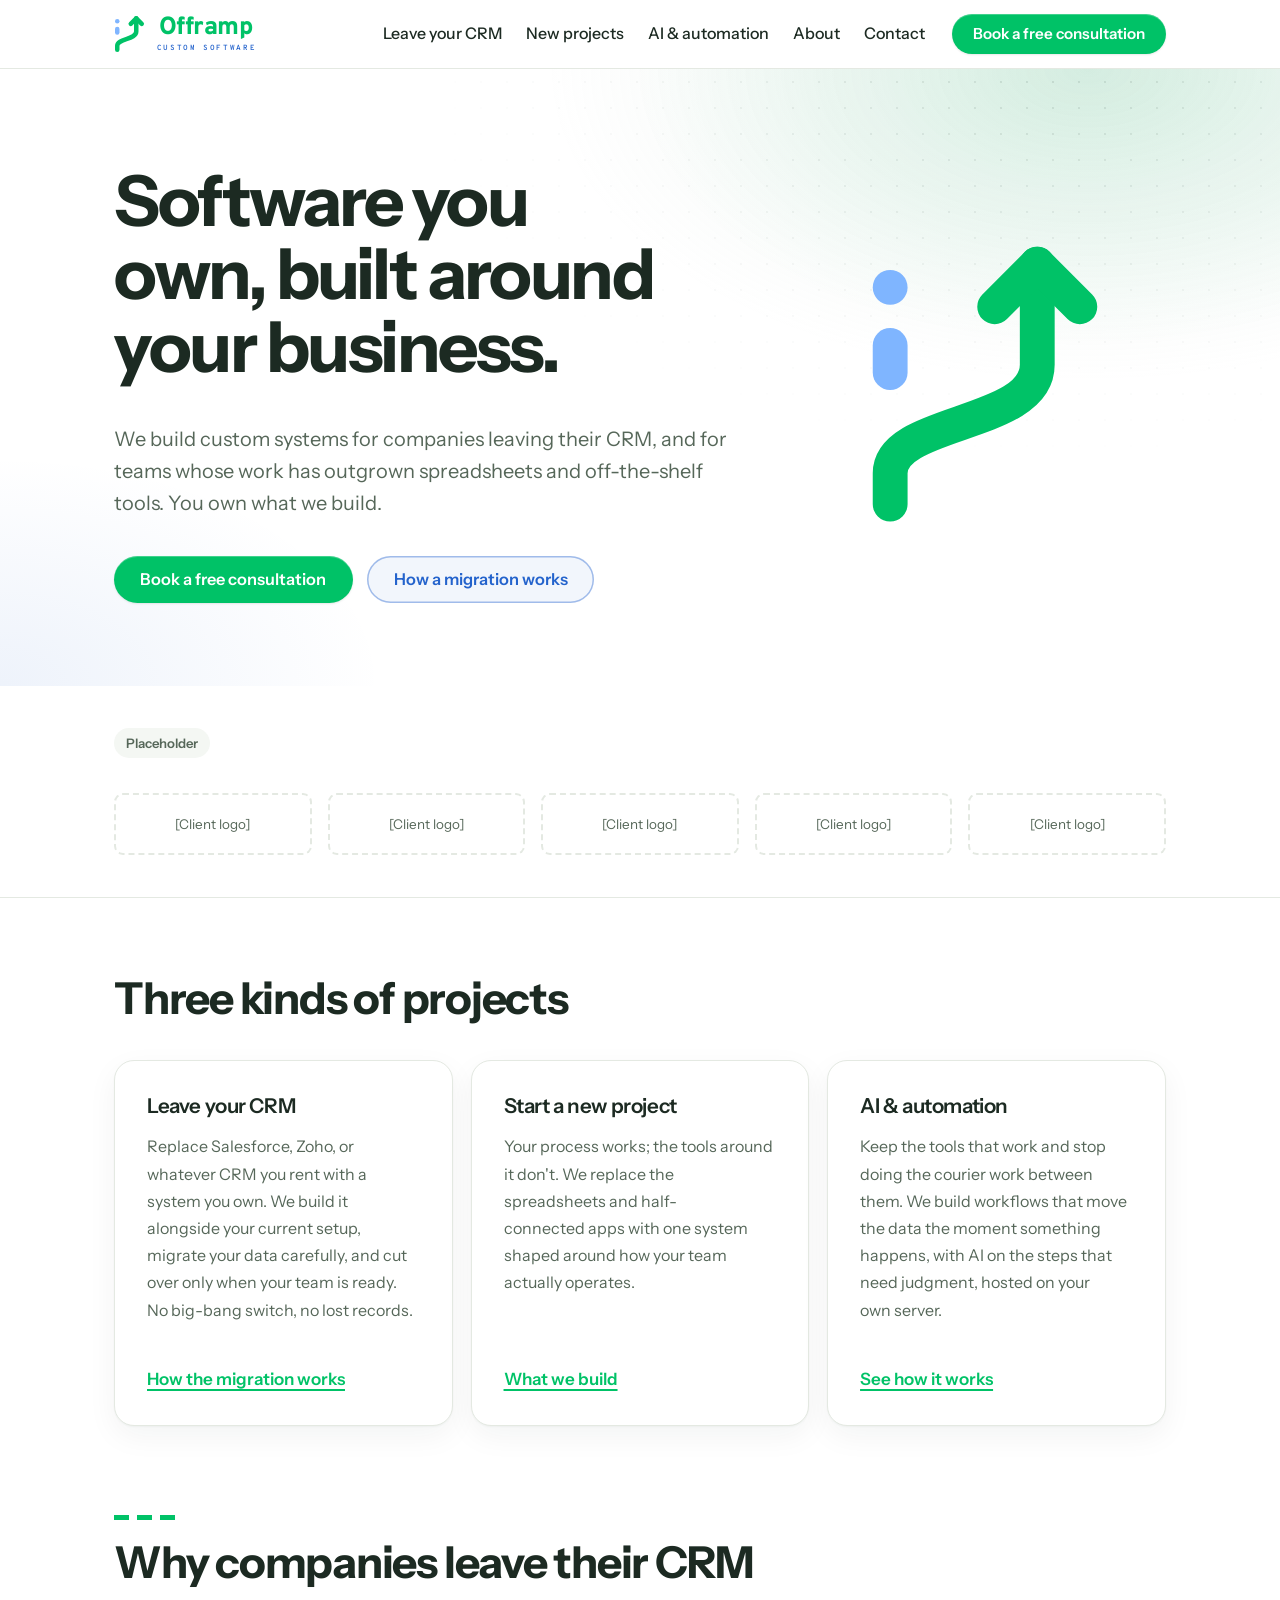
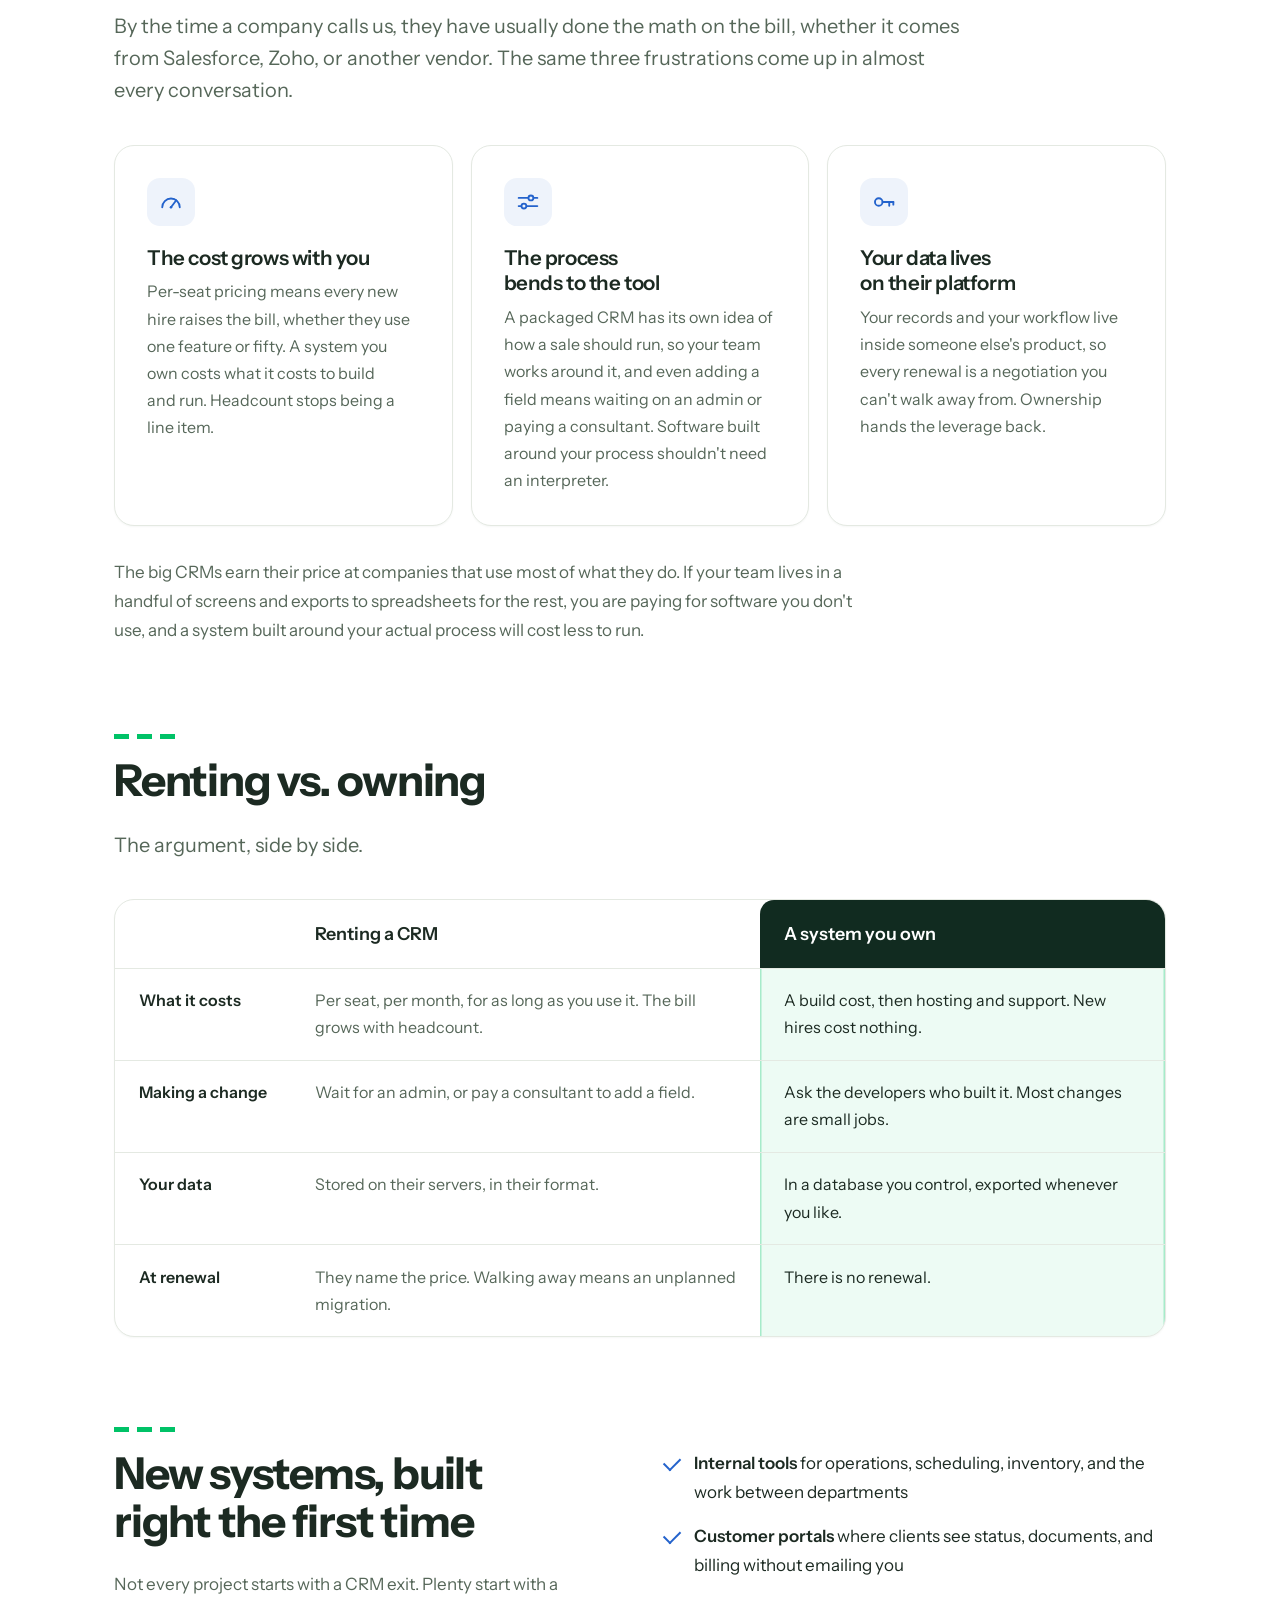
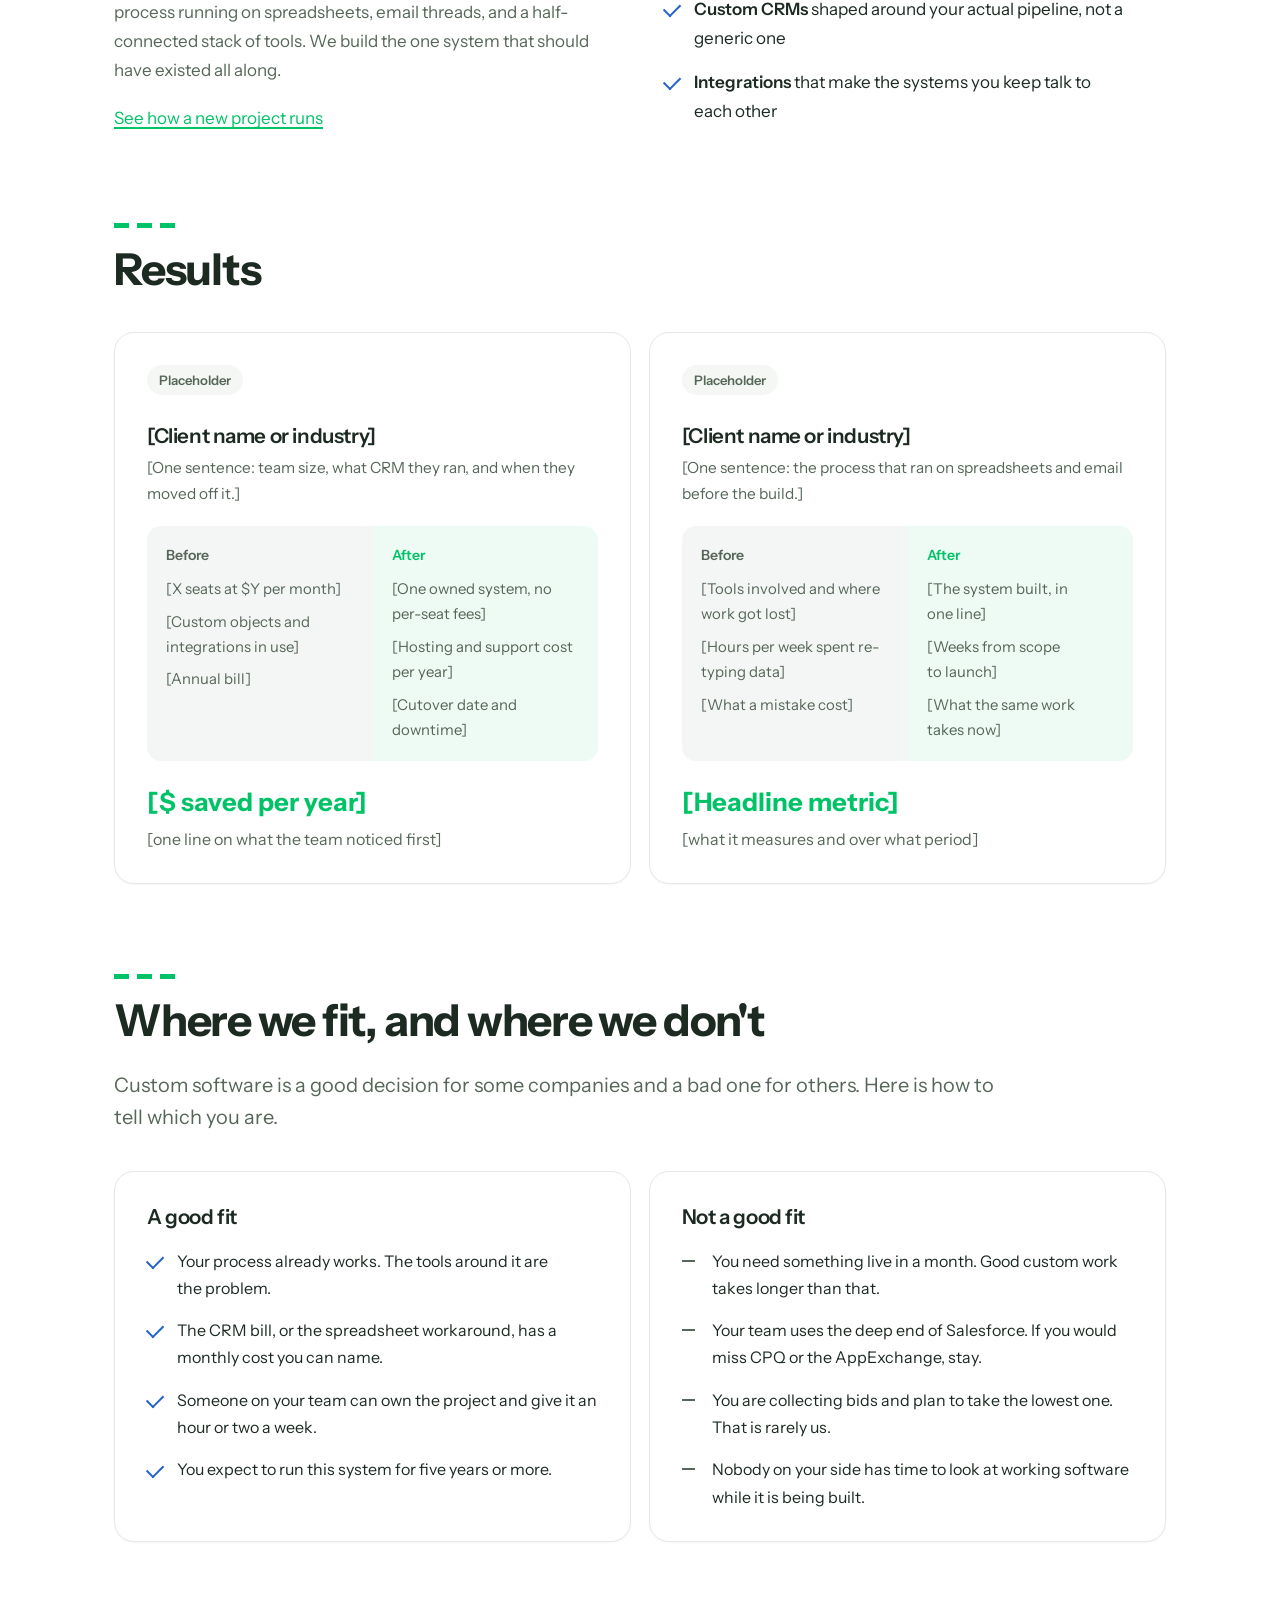
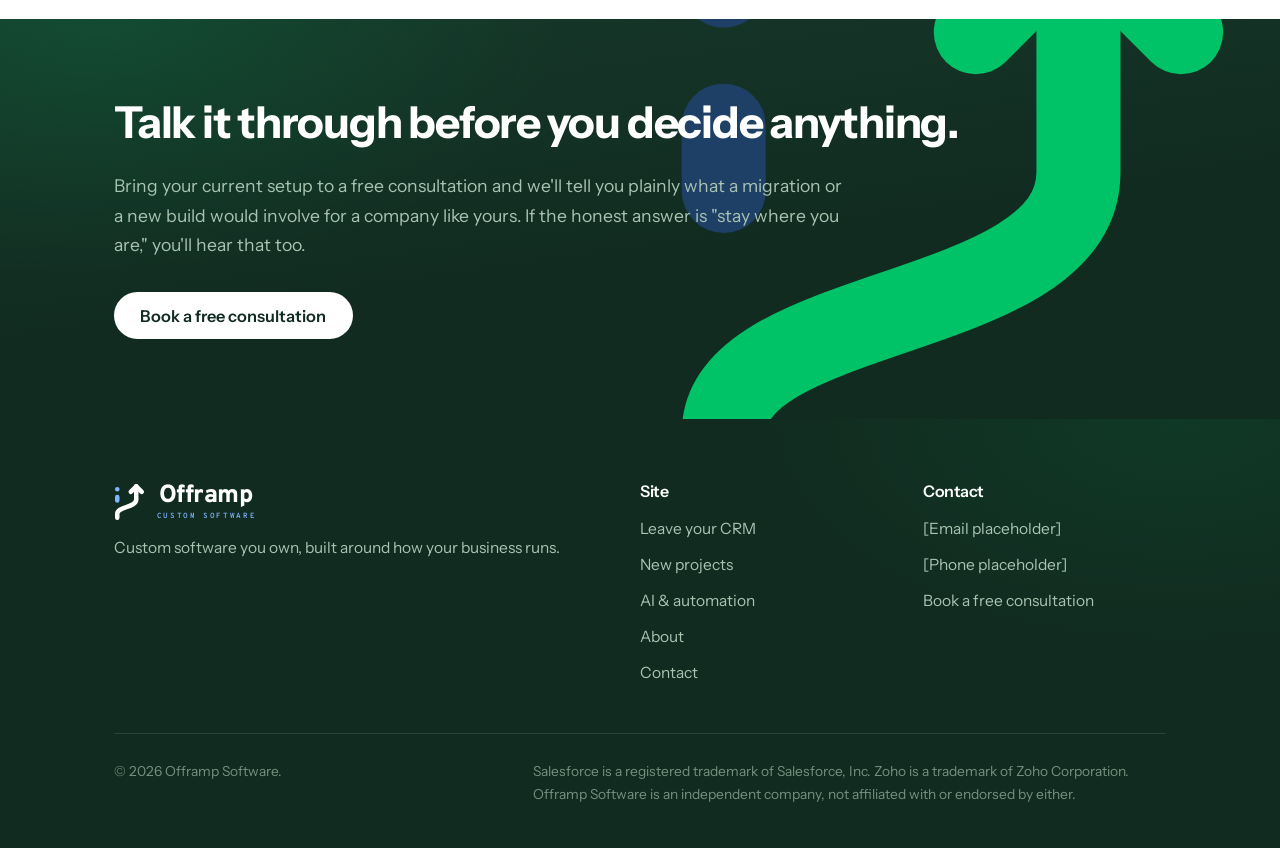
<file: index.html>
<!doctype html>
<html lang="en">
<head>
<meta charset="utf-8">
<meta name="viewport" content="width=device-width, initial-scale=1">
<title>Offramp Software | Custom software you own</title>
<meta name="description" content="Offramp Software builds custom business systems you own outright: planned, low-drama migrations off CRMs like Salesforce and Zoho, and new software built around how your team actually works.">

<meta property="og:type" content="website">
<meta property="og:site_name" content="Offramp Software">
<meta property="og:title" content="Offramp Software | Custom software you own">
<meta property="og:description" content="Planned, low-drama migrations off CRMs like Salesforce and Zoho, and new systems built around how your team actually works. You own what we build.">
<meta property="og:url" content="https://www.offrampsoftware.com/">
<meta property="og:image" content="https://www.offrampsoftware.com/og-image.png">
<meta property="og:image:width" content="1200">
<meta property="og:image:height" content="630">
<meta name="twitter:card" content="summary_large_image">
<link rel="icon" href="favicon.svg" type="image/svg+xml">
<link rel="preconnect" href="https://fonts.googleapis.com">
<link rel="preconnect" href="https://fonts.gstatic.com" crossorigin>
<link href="https://fonts.googleapis.com/css2?family=Instrument+Sans:ital,wght@0,400;0,500;0,600;0,700;1,400&family=Overpass:wght@800&family=Overpass+Mono:wght@600&display=swap" rel="stylesheet">
<link rel="stylesheet" href="styles.css">
</head>
<body>
<a class="skip-link" href="#main">Skip to content</a>

<header class="site-header">
  <div class="shell header-row">
    <a class="brand" href="/" aria-label="Offramp Software, home"><img class="brand-logo" src="logo-light.svg" alt="" width="62" height="75"><span class="brand-text"><span class="brand-name">Offramp</span><span class="brand-sub">Custom Software</span></span></a>
    <button class="nav-toggle" aria-expanded="false" aria-controls="site-nav" aria-label="Menu">
      <span class="nav-toggle-bars" aria-hidden="true"><span></span><span></span><span></span></span>
    </button>
    <nav class="site-nav" id="site-nav" aria-label="Main">
      <a href="/crm-migration">Leave your CRM</a>
      <a href="/new-projects">New projects</a>
      <a href="/automation">AI &amp; automation</a>
      <a href="/about">About</a>
      <a href="/contact">Contact</a>
    </nav>
    <a class="btn btn-primary header-cta" href="/contact">Book a free consultation</a>
  </div>
</header>

<main id="main">

  <section class="hero">
    <div class="shell hero-grid">
      <div>
        <h1>Software you own, built around your business.</h1>
        <p class="lede">We build custom systems for companies leaving their CRM, and for teams whose work has outgrown spreadsheets and off-the-shelf tools. You own what we build.</p>
        <div class="hero-actions">
          <a class="btn btn-primary" href="/contact">Book a free consultation</a>
          <a class="btn btn-secondary" href="/crm-migration">How a migration works</a>
        </div>
      </div>
      <svg class="hero-road" viewBox="17.5 11.5 62 75" role="img" aria-label="A road diagram: one lane fades out while another curves off toward an exit arrow.">
        <path d="M24 46 L24 39" fill="none" stroke="#7FB5FF" stroke-width="9" stroke-linecap="round"/>
        <circle cx="24" cy="24" r="4.5" fill="#7FB5FF"/>
        <g opacity="0">
          <animate attributeName="opacity" from="0" to="1" dur="0.45s" begin="0s" fill="freeze"/>
          <path class="road-draw" d="M24 80 L24 72 C24 58 62 60 62 44 L62 18" fill="none" stroke="#00C267" stroke-width="9" stroke-linecap="round" stroke-dasharray="84.5" stroke-dashoffset="72.5">
            <animate attributeName="stroke-dashoffset" from="72.5" to="0" dur="1s" begin="0s" fill="freeze" calcMode="spline" keyTimes="0;1" keySplines="0.65 0 0.35 1"/>
          </path>
          <g class="arrow-rider">
            <path d="M-11 -11 L0 0 L-11 11" fill="none" stroke="#00C267" stroke-width="9" stroke-linecap="round" stroke-linejoin="round"/>
            <animateMotion dur="0.95s" begin="0s" fill="freeze" rotate="auto" calcMode="spline" keyPoints="0.142;1" keyTimes="0;1" keySplines="0.65 0 0.35 1" path="M24 80 L24 72 C24 58 62 60 62 44 L62 18"/>
          </g>
        </g>
      </svg>
    </div>
  </section>

  <section class="logo-strip" aria-label="Client logos">
    <div class="shell">
      <!-- [Swap each slot for a grayscale client logo (SVG or PNG inside an <img>).
           Keep this whole section commented out or deleted until at least three are real.] -->
      <p class="logo-strip-caption"><span class="tag">Placeholder</span></p>
      <div class="logo-row">
        <div class="logo-slot">[Client logo]</div>
        <div class="logo-slot">[Client logo]</div>
        <div class="logo-slot">[Client logo]</div>
        <div class="logo-slot">[Client logo]</div>
        <div class="logo-slot">[Client logo]</div>
      </div>
    </div>
  </section>

  <section class="section" aria-labelledby="paths-heading">
    <div class="shell">
      <h2 id="paths-heading">Three kinds of projects</h2>
      <div class="card-grid">
        <article class="card path-card">
          <h3>Leave your CRM</h3>
          <p>Replace Salesforce, Zoho, or whatever CRM you rent with a system you own. We build it alongside your current setup, migrate your data carefully, and cut over only when your team is ready. No big-bang switch, no lost records.</p>
          <a class="card-link" href="/crm-migration"><span>How the migration works</span></a>
        </article>
        <article class="card path-card">
          <h3>Start a new project</h3>
          <p>Your process works; the tools around it don't. We replace the spreadsheets and half-connected apps with one system shaped around how your team actually operates.</p>
          <a class="card-link" href="/new-projects"><span>What we build</span></a>
        </article>
        <article class="card path-card">
          <h3>AI &amp; automation</h3>
          <p>Keep the tools that work and stop doing the courier work between them. We build workflows that move the data the moment something happens, with AI on the steps that need judgment, hosted on your own server.</p>
          <a class="card-link" href="/automation"><span>See how it works</span></a>
        </article>
      </div>
    </div>
  </section>

  <section class="section" aria-labelledby="why-heading">
    <div class="shell">
      <h2 id="why-heading">Why companies leave their CRM</h2>
      <p class="lede measure">By the time a company calls us, they have usually done the math on the bill, whether it comes from Salesforce, Zoho, or another vendor. The same three frustrations come up in almost every conversation.</p>
      <div class="card-grid">
        <article class="card">
          <svg class="card-icon" viewBox="0 0 48 48" fill="none" stroke="currentColor" stroke-width="3.2" stroke-linecap="round" stroke-linejoin="round" aria-hidden="true" focusable="false">
            <path d="M9 33 A15 15 0 0 1 39 33"/>
            <path d="M24 33 L33 21"/>
            <circle cx="24" cy="33" r="2.2" fill="currentColor" stroke="none"/>
          </svg>
          <h3>The cost grows with you</h3>
          <p>Per-seat pricing means every new hire raises the bill, whether they use one feature or fifty. A system you own costs what it costs to build and run. Headcount stops being a line item.</p>
        </article>
        <article class="card">
          <svg class="card-icon" viewBox="0 0 48 48" fill="none" stroke="currentColor" stroke-width="3.2" stroke-linecap="round" stroke-linejoin="round" aria-hidden="true" focusable="false">
            <path d="M8 17 H40"/>
            <circle cx="29" cy="17" r="4.2" fill="#EEF3FB"/>
            <path d="M8 31 H40"/>
            <circle cx="17" cy="31" r="4.2" fill="#EEF3FB"/>
          </svg>
          <h3>The process bends to the tool</h3>
          <p>A packaged CRM has its own idea of how a sale should run, so your team works around it, and even adding a field means waiting on an admin or paying a consultant. Software built around your process shouldn't need an interpreter.</p>
        </article>
        <article class="card">
          <svg class="card-icon" viewBox="0 0 48 48" fill="none" stroke="currentColor" stroke-width="3.2" stroke-linecap="round" stroke-linejoin="round" aria-hidden="true" focusable="false">
            <circle cx="15" cy="24" r="6.5"/>
            <path d="M21.5 24 H40"/>
            <path d="M33 24 V30.5"/>
            <path d="M40 24 V28.5"/>
          </svg>
          <h3>Your data lives on their platform</h3>
          <p>Your records and your workflow live inside someone else's product, so every renewal is a negotiation you can't walk away from. Ownership hands the leverage back.</p>
        </article>
      </div>
      <p class="measure" style="margin-top:2rem; color: var(--muted);">The big CRMs earn their price at companies that use most of what they do. If your team lives in a handful of screens and exports to spreadsheets for the rest, you are paying for software you don't use, and a system built around your actual process will cost less to run.</p>
    </div>
  </section>

  <section class="section" aria-labelledby="compare-heading">
    <div class="shell">
      <h2 id="compare-heading">Renting vs. owning</h2>
      <p class="lede measure">The argument, side by side.</p>
      <div class="compare">
        <table>
          <thead>
            <tr>
              <th scope="col"><span class="sr-only">Topic</span></th>
              <th scope="col">Renting a CRM</th>
              <th scope="col" class="own">A system you own</th>
            </tr>
          </thead>
          <tbody>
            <tr>
              <th scope="row">What it costs</th>
              <td>Per seat, per month, for as long as you use it. The bill grows with headcount.</td>
              <td class="own">A build cost, then hosting and support. New hires cost nothing.</td>
            </tr>
            <tr>
              <th scope="row">Making a change</th>
              <td>Wait for an admin, or pay a consultant to add a field.</td>
              <td class="own">Ask the developers who built it. Most changes are small jobs.</td>
            </tr>
            <tr>
              <th scope="row">Your data</th>
              <td>Stored on their servers, in their format.</td>
              <td class="own">In a database you control, exported whenever you like.</td>
            </tr>
            <tr>
              <th scope="row">At renewal</th>
              <td>They name the price. Walking away means an unplanned migration.</td>
              <td class="own">There is no renewal.</td>
            </tr>
          </tbody>
        </table>
      </div>
    </div>
  </section>

  <section class="section" aria-labelledby="new-heading">
    <div class="shell split">
      <div>
        <h2 id="new-heading">New systems, built right the first time</h2>
        <p class="measure" style="color: var(--muted);">Not every project starts with a CRM exit. Plenty start with a process running on spreadsheets, email threads, and a half-connected stack of tools. We build the one system that should have existed all along.</p>
        <p style="margin-top:1.2rem;"><a href="/new-projects">See how a new project runs</a></p>
      </div>
      <ul class="plain-list">
        <li><strong>Internal tools</strong> for operations, scheduling, inventory, and the work between departments</li>
        <li><strong>Customer portals</strong> where clients see status, documents, and billing without emailing you</li>
        <li><strong>Custom CRMs</strong> shaped around your actual pipeline, not a generic one</li>
        <li><strong>Integrations</strong> that make the systems you keep talk to each other</li>
      </ul>
    </div>
  </section>

  <section class="section" aria-labelledby="proof-heading">
    <div class="shell">
      <h2 id="proof-heading">Results</h2>
      <!-- [Every bracketed value below is a placeholder. Fill with real, verifiable
           numbers from real projects. Do not publish this section until it is real.] -->
      <div class="case-grid">
        <article class="card case-card">
          <header class="case-head">
            <span class="tag">Placeholder</span>
            <h3>[Client name or industry]</h3>
            <p>[One sentence: team size, what CRM they ran, and when they moved off it.]</p>
          </header>
          <div class="case-compare">
            <div class="case-col case-before">
              <h4>Before</h4>
              <ul>
                <li>[X seats at $Y per month]</li>
                <li>[Custom objects and integrations in use]</li>
                <li>[Annual bill]</li>
              </ul>
            </div>
            <div class="case-col case-after">
              <h4>After</h4>
              <ul>
                <li>[One owned system, no per-seat fees]</li>
                <li>[Hosting and support cost per year]</li>
                <li>[Cutover date and downtime]</li>
              </ul>
            </div>
          </div>
          <p class="case-outcome"><strong>[$ saved per year]</strong> [one line on what the team noticed first]</p>
        </article>
        <article class="card case-card">
          <header class="case-head">
            <span class="tag">Placeholder</span>
            <h3>[Client name or industry]</h3>
            <p>[One sentence: the process that ran on spreadsheets and email before the build.]</p>
          </header>
          <div class="case-compare">
            <div class="case-col case-before">
              <h4>Before</h4>
              <ul>
                <li>[Tools involved and where work got lost]</li>
                <li>[Hours per week spent re-typing data]</li>
                <li>[What a mistake cost]</li>
              </ul>
            </div>
            <div class="case-col case-after">
              <h4>After</h4>
              <ul>
                <li>[The system built, in one line]</li>
                <li>[Weeks from scope to launch]</li>
                <li>[What the same work takes now]</li>
              </ul>
            </div>
          </div>
          <p class="case-outcome"><strong>[Headline metric]</strong> [what it measures and over what period]</p>
        </article>
      </div>
    </div>
  </section>

  <section class="section" aria-labelledby="fit-heading">
    <div class="shell">
      <h2 id="fit-heading">Where we fit, and where we don't</h2>
      <p class="lede measure">Custom software is a good decision for some companies and a bad one for others. Here is how to tell which you are.</p>
      <div class="fit-grid">
        <article class="card">
          <h3>A good fit</h3>
          <ul class="plain-list">
            <li>Your process already works. The tools around it are the problem.</li>
            <li>The CRM bill, or the spreadsheet workaround, has a monthly cost you can name.</li>
            <li>Someone on your team can own the project and give it an hour or two a week.</li>
            <li>You expect to run this system for five years or more.</li>
          </ul>
        </article>
        <article class="card">
          <h3>Not a good fit</h3>
          <ul class="plain-list list-dash">
            <li>You need something live in a month. Good custom work takes longer than that.</li>
            <li>Your team uses the deep end of Salesforce. If you would miss CPQ or the AppExchange, stay.</li>
            <li>You are collecting bids and plan to take the lowest one. That is rarely us.</li>
            <li>Nobody on your side has time to look at working software while it is being built.</li>
          </ul>
        </article>
      </div>
    </div>
  </section>

  <section class="band-dark cta-band" aria-labelledby="cta-heading">
    <svg class="band-art" viewBox="17.5 11.5 62 75" aria-hidden="true" focusable="false">
      <path d="M24 46 L24 39" fill="none" stroke="#1F4066" stroke-width="9" stroke-linecap="round"/>
      <circle cx="24" cy="24" r="4.5" fill="#1F4066"/>
      <path d="M24 80 L24 72 C24 58 62 60 62 44 L62 18" fill="none" stroke="#00C267" stroke-width="9" stroke-linecap="round"/>
      <path d="M51 29 L62 18 L73 29" fill="none" stroke="#00C267" stroke-width="9" stroke-linecap="round" stroke-linejoin="round"/>
    </svg>
    <div class="shell">
      <h2 id="cta-heading">Talk it through before you decide anything.</h2>
      <p>Bring your current setup to a free consultation and we'll tell you plainly what a migration or a new build would involve for a company like yours. If the honest answer is "stay where you are," you'll hear that too.</p>
      <div class="hero-actions">
        <a class="btn btn-light" href="/contact">Book a free consultation</a>
      </div>
    </div>
  </section>

</main>

<footer class="site-footer">
  <div class="shell">
    <div class="footer-grid">
      <div>
        <a class="brand" href="/" aria-label="Offramp Software, home"><img class="brand-logo" src="logo-dark.svg" alt="" width="62" height="75"><span class="brand-text"><span class="brand-name">Offramp</span><span class="brand-sub">Custom Software</span></span></a>
        <p>Custom software you own, built around how your business runs.</p>
      </div>
      <nav aria-label="Footer">
        <h2 class="footer-heading">Site</h2>
        <ul class="footer-links">
          <li><a href="/crm-migration">Leave your CRM</a></li>
          <li><a href="/new-projects">New projects</a></li>
          <li><a href="/automation">AI &amp; automation</a></li>
          <li><a href="/about">About</a></li>
          <li><a href="/contact">Contact</a></li>
        </ul>
      </nav>
      <div>
        <h2 class="footer-heading">Contact</h2>
        <ul class="footer-links">
          <li>[Email placeholder]</li>
          <li>[Phone placeholder]</li>
          <li><a href="/contact">Book a free consultation</a></li>
        </ul>
      </div>
    </div>
    <div class="footer-legal">
      <p>© 2026 Offramp Software.</p>
      <p>Salesforce is a registered trademark of Salesforce, Inc. Zoho is a trademark of Zoho Corporation. Offramp Software is an independent company, not affiliated with or endorsed by either.</p>
    </div>
  </div>
</footer>

<script>
/* With reduced motion, show the finished glyph instead of animating it. */
if (window.matchMedia('(prefers-reduced-motion: reduce)').matches) {
  document.querySelectorAll('.hero-road animateMotion').forEach(function (a) {
    var g = a.parentNode;
    a.remove();
    g.setAttribute('transform', 'translate(57 18) rotate(-90)');
  });
  document.querySelectorAll('.hero-road animate').forEach(function (a) {
    var p = a.parentNode;
    var attr = a.getAttribute('attributeName');
    a.remove();
    p.setAttribute(attr === 'opacity' ? 'opacity' : 'stroke-dashoffset', attr === 'opacity' ? '1' : '0');
  });
}
</script>
<script src="site.js" defer></script>
<script type="application/ld+json">
{
  "@context": "https://schema.org",
  "@type": "Organization",
  "name": "Offramp Software",
  "url": "https://www.offrampsoftware.com/",
  "logo": "https://www.offrampsoftware.com/og-image.png",
  "description": "Custom software development company. Builds business systems clients own outright, including planned migrations off CRMs like Salesforce and Zoho, and new systems built around a team's process."
}
</script>

</body>
</html>
</file>
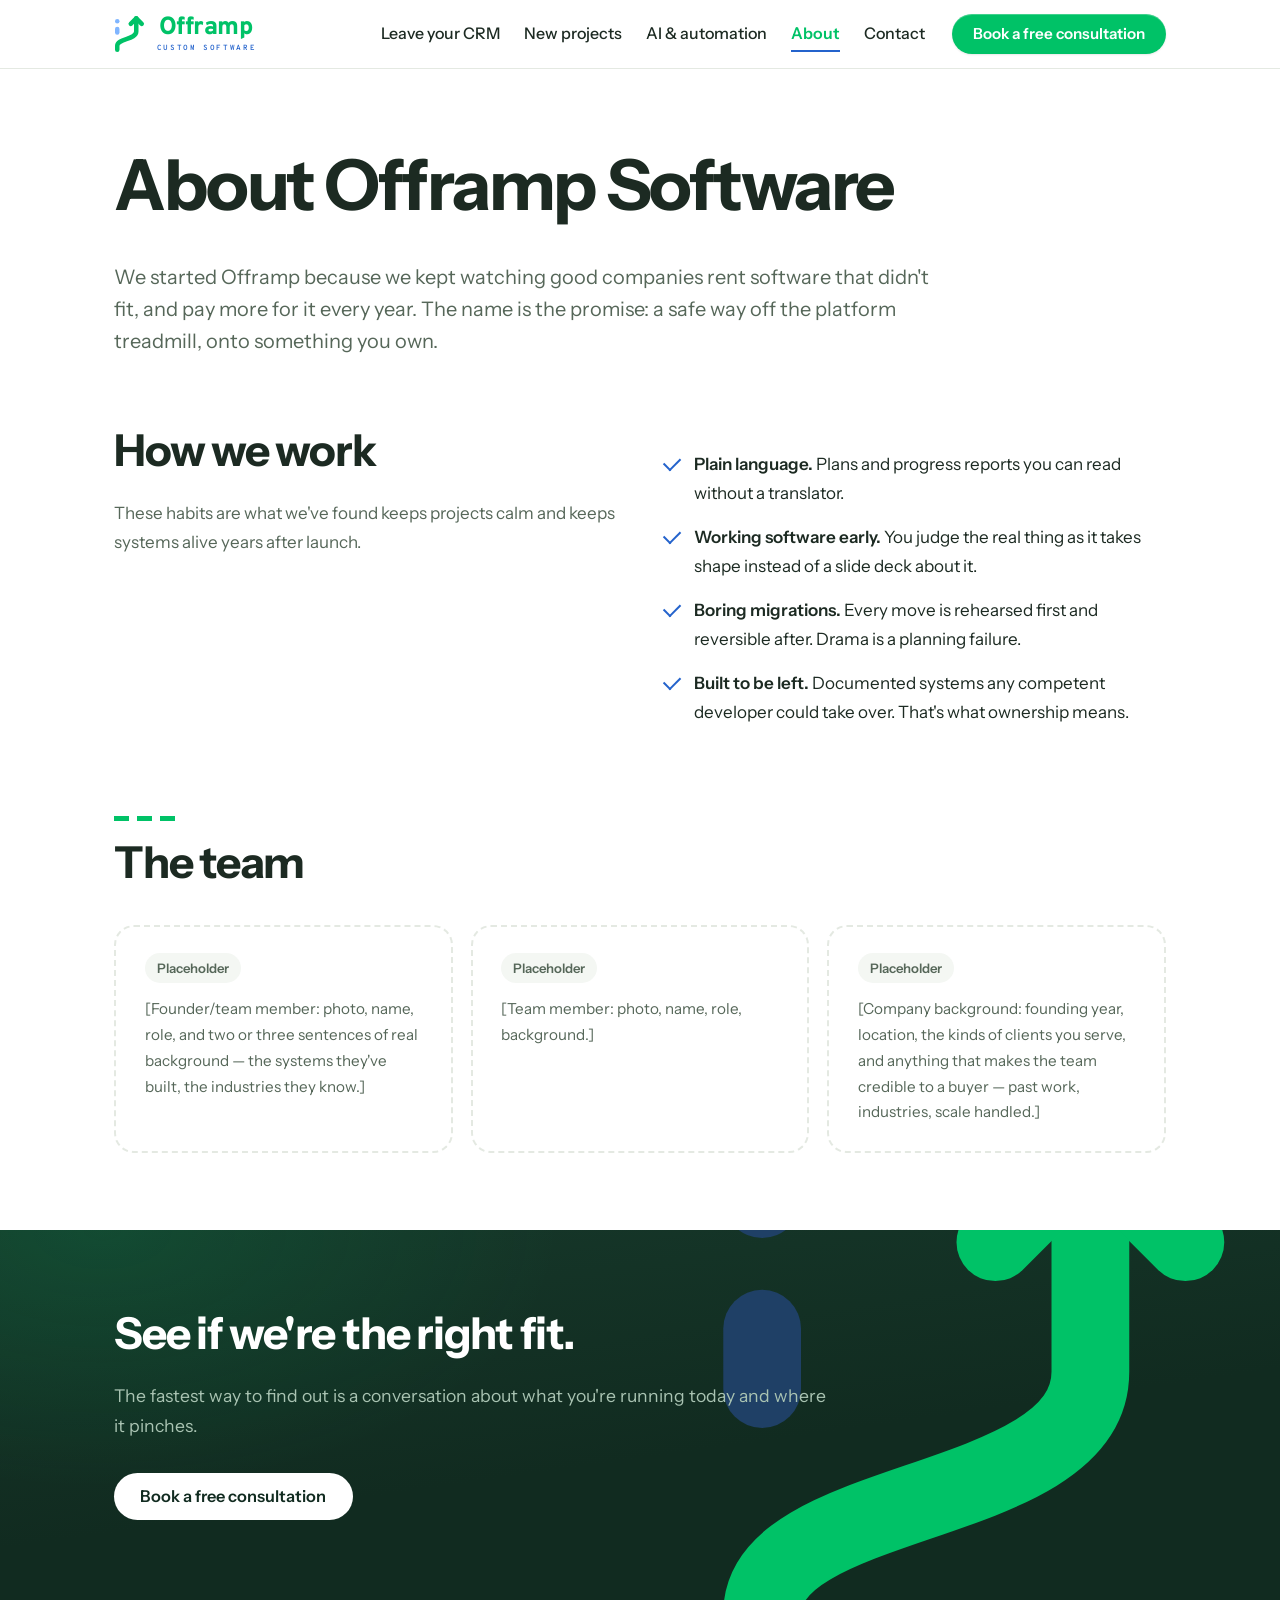
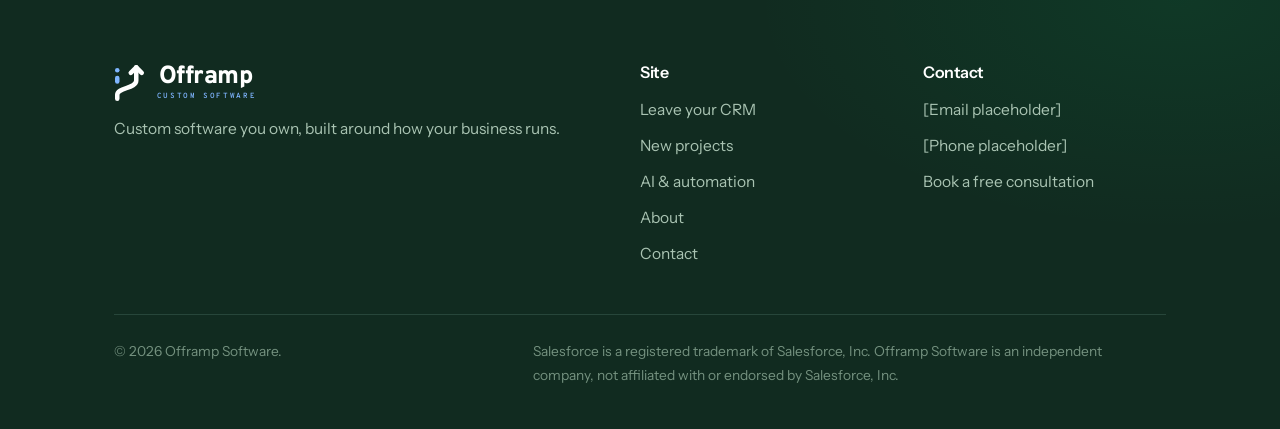
<file: about.html>
<!doctype html>
<html lang="en">
<head>
<meta charset="utf-8">
<meta name="viewport" content="width=device-width, initial-scale=1">
<title>About Offramp Software</title>
<meta name="description" content="Offramp Software is a custom software development company. We build business systems clients own outright, from Salesforce replacements to new systems built around a team's real process.">
<meta property="og:type" content="website">
<meta property="og:site_name" content="Offramp Software">
<meta property="og:title" content="About Offramp Software">
<meta property="og:description" content="We build business systems clients own outright, from Salesforce replacements to new systems built around a team's real process.">
<meta property="og:url" content="https://www.offrampsoftware.com/about">
<meta property="og:image" content="https://www.offrampsoftware.com/og-image.png">
<meta property="og:image:width" content="1200">
<meta property="og:image:height" content="630">
<meta name="twitter:card" content="summary_large_image">
<link rel="icon" href="favicon.svg" type="image/svg+xml">
<link rel="preconnect" href="https://fonts.googleapis.com">
<link rel="preconnect" href="https://fonts.gstatic.com" crossorigin>
<link href="https://fonts.googleapis.com/css2?family=Instrument+Sans:ital,wght@0,400;0,500;0,600;0,700;1,400&family=Overpass:wght@800&family=Overpass+Mono:wght@600&display=swap" rel="stylesheet">
<link rel="stylesheet" href="styles.css">
</head>
<body>
<a class="skip-link" href="#main">Skip to content</a>

<header class="site-header">
  <div class="shell header-row">
    <a class="brand" href="/" aria-label="Offramp Software, home"><img class="brand-logo" src="logo-light.svg" alt="" width="62" height="75"><span class="brand-text"><span class="brand-name">Offramp</span><span class="brand-sub">Custom Software</span></span></a>
    <button class="nav-toggle" aria-expanded="false" aria-controls="site-nav" aria-label="Menu">
      <span class="nav-toggle-bars" aria-hidden="true"><span></span><span></span><span></span></span>
    </button>
    <nav class="site-nav" id="site-nav" aria-label="Main">
      <a href="/crm-migration">Leave your CRM</a>
      <a href="/new-projects">New projects</a>
      <a href="/automation">AI &amp; automation</a>
      <a href="/about" aria-current="page">About</a>
      <a href="/contact">Contact</a>
    </nav>
    <a class="btn btn-primary header-cta" href="/contact">Book a free consultation</a>
  </div>
</header>

<main id="main">

  <section class="page-intro">
    <div class="shell">
      <h1>About Offramp Software</h1>
      <p class="lede">We started Offramp because we kept watching good companies rent software that didn't fit, and pay more for it every year. The name is the promise: a safe way off the platform treadmill, onto something you own.</p>
    </div>
  </section>

  <section class="section" aria-labelledby="how-heading">
    <div class="shell split">
      <div>
        <h2 id="how-heading">How we work</h2>
        <p class="measure" style="color: var(--muted);">These habits are what we've found keeps projects calm and keeps systems alive years after launch.</p>
      </div>
      <ul class="plain-list">
        <li><strong>Plain language.</strong> Plans and progress reports you can read without a translator.</li>
        <li><strong>Working software early.</strong> You judge the real thing as it takes shape instead of a slide deck about it.</li>
        <li><strong>Boring migrations.</strong> Every move is rehearsed first and reversible after. Drama is a planning failure.</li>
        <li><strong>Built to be left.</strong> Documented systems any competent developer could take over. That's what ownership means.</li>
      </ul>
    </div>
  </section>

  <section class="section" aria-labelledby="team-heading">
    <div class="shell">
      <h2 id="team-heading">The team</h2>
      <div class="card-grid">
        <div class="placeholder">
          <span class="tag">Placeholder</span>
          <p>[Founder/team member: photo, name, role, and two or three sentences of real background — the systems they've built, the industries they know.]</p>
        </div>
        <div class="placeholder">
          <span class="tag">Placeholder</span>
          <p>[Team member: photo, name, role, background.]</p>
        </div>
        <div class="placeholder">
          <span class="tag">Placeholder</span>
          <p>[Company background: founding year, location, the kinds of clients you serve, and anything that makes the team credible to a buyer — past work, industries, scale handled.]</p>
        </div>
      </div>
    </div>
  </section>

  <section class="band-dark cta-band" aria-labelledby="cta-heading">
    <svg class="band-art" viewBox="17.5 11.5 62 75" aria-hidden="true" focusable="false">
      <path d="M24 46 L24 39" fill="none" stroke="#1F4066" stroke-width="9" stroke-linecap="round"/>
      <circle cx="24" cy="24" r="4.5" fill="#1F4066"/>
      <path d="M24 80 L24 72 C24 58 62 60 62 44 L62 18" fill="none" stroke="#00C267" stroke-width="9" stroke-linecap="round"/>
      <path d="M51 29 L62 18 L73 29" fill="none" stroke="#00C267" stroke-width="9" stroke-linecap="round" stroke-linejoin="round"/>
    </svg>
    <div class="shell">
      <h2 id="cta-heading">See if we're the right fit.</h2>
      <p>The fastest way to find out is a conversation about what you're running today and where it pinches.</p>
      <div class="hero-actions">
        <a class="btn btn-light" href="/contact">Book a free consultation</a>
      </div>
    </div>
  </section>

</main>

<footer class="site-footer">
  <div class="shell">
    <div class="footer-grid">
      <div>
        <a class="brand" href="/" aria-label="Offramp Software, home"><img class="brand-logo" src="logo-dark.svg" alt="" width="62" height="75"><span class="brand-text"><span class="brand-name">Offramp</span><span class="brand-sub">Custom Software</span></span></a>
        <p>Custom software you own, built around how your business runs.</p>
      </div>
      <nav aria-label="Footer">
        <h2 class="footer-heading">Site</h2>
        <ul class="footer-links">
          <li><a href="/crm-migration">Leave your CRM</a></li>
          <li><a href="/new-projects">New projects</a></li>
          <li><a href="/automation">AI &amp; automation</a></li>
          <li><a href="/about">About</a></li>
          <li><a href="/contact">Contact</a></li>
        </ul>
      </nav>
      <div>
        <h2 class="footer-heading">Contact</h2>
        <ul class="footer-links">
          <li>[Email placeholder]</li>
          <li>[Phone placeholder]</li>
          <li><a href="/contact">Book a free consultation</a></li>
        </ul>
      </div>
    </div>
    <div class="footer-legal">
      <p>© 2026 Offramp Software.</p>
      <p>Salesforce is a registered trademark of Salesforce, Inc. Offramp Software is an independent company, not affiliated with or endorsed by Salesforce, Inc.</p>
    </div>
  </div>
</footer>

<script src="site.js" defer></script>

</body>
</html>
</file>
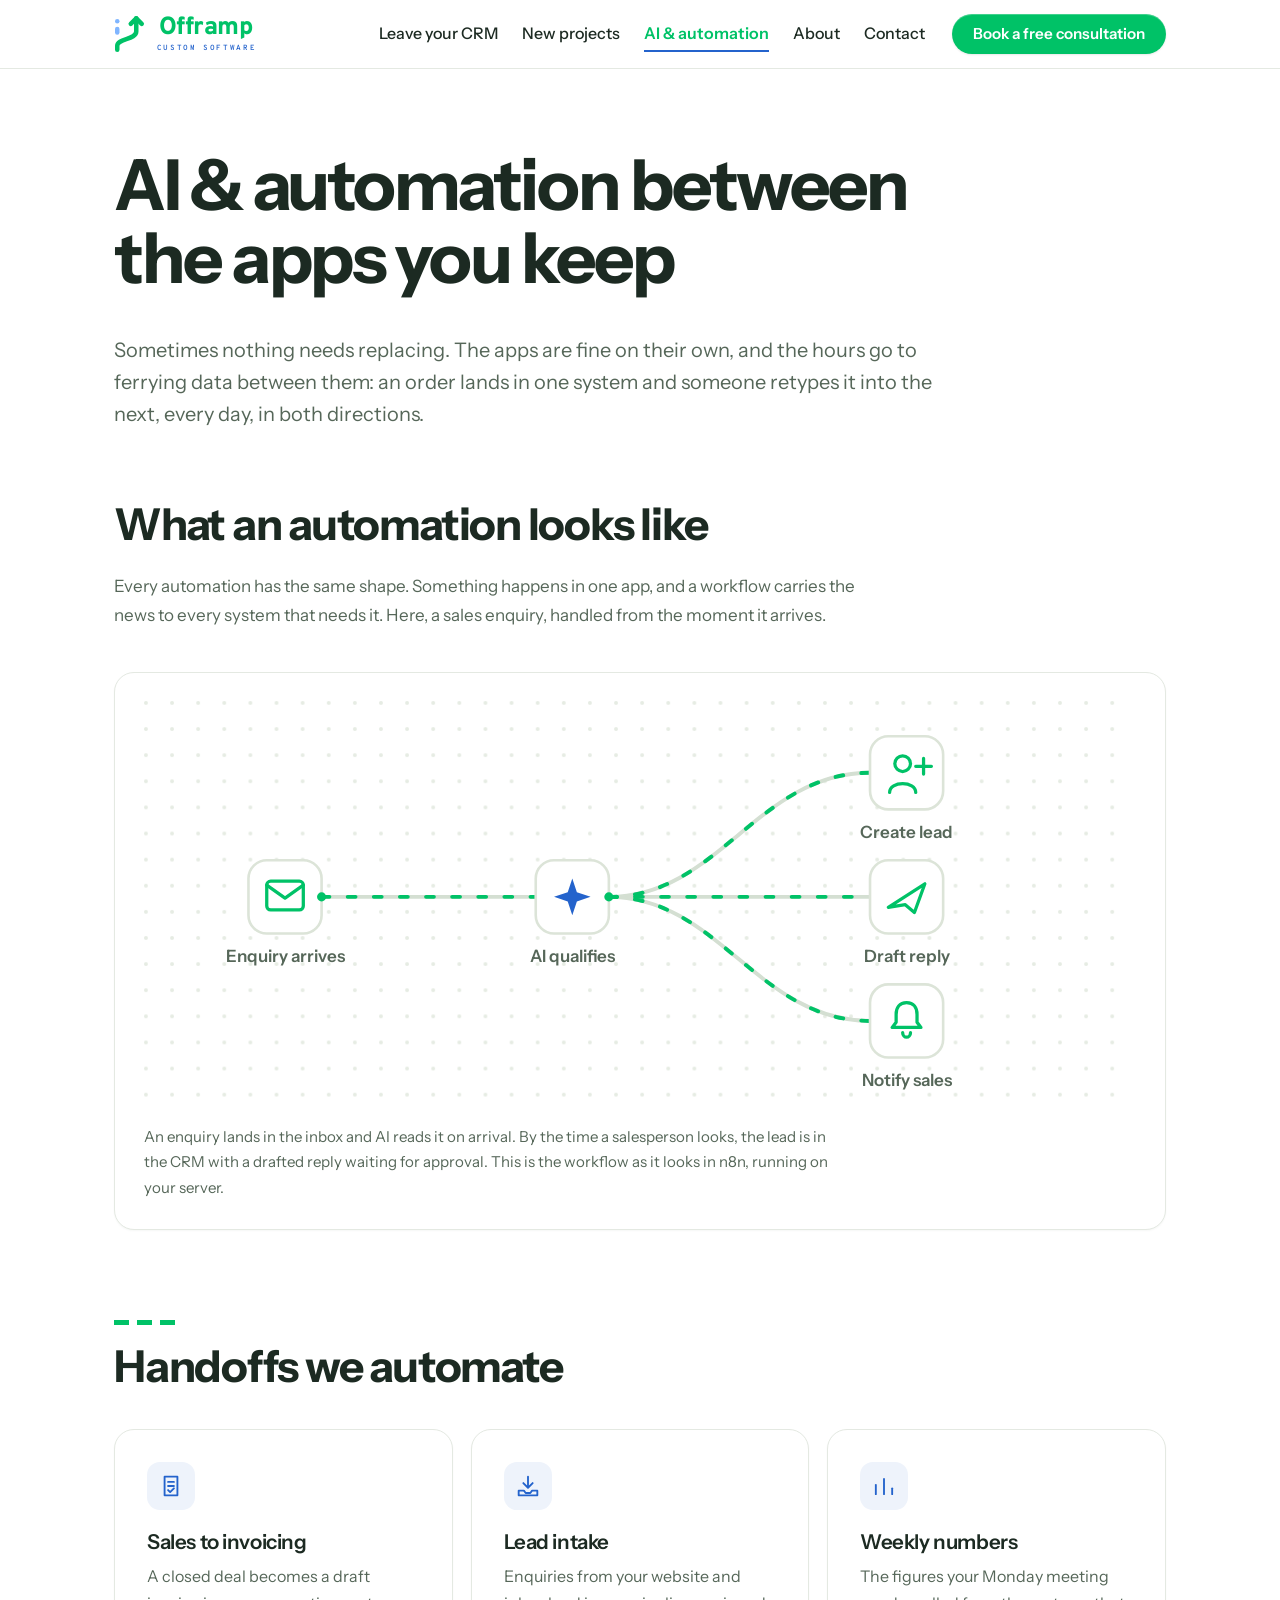
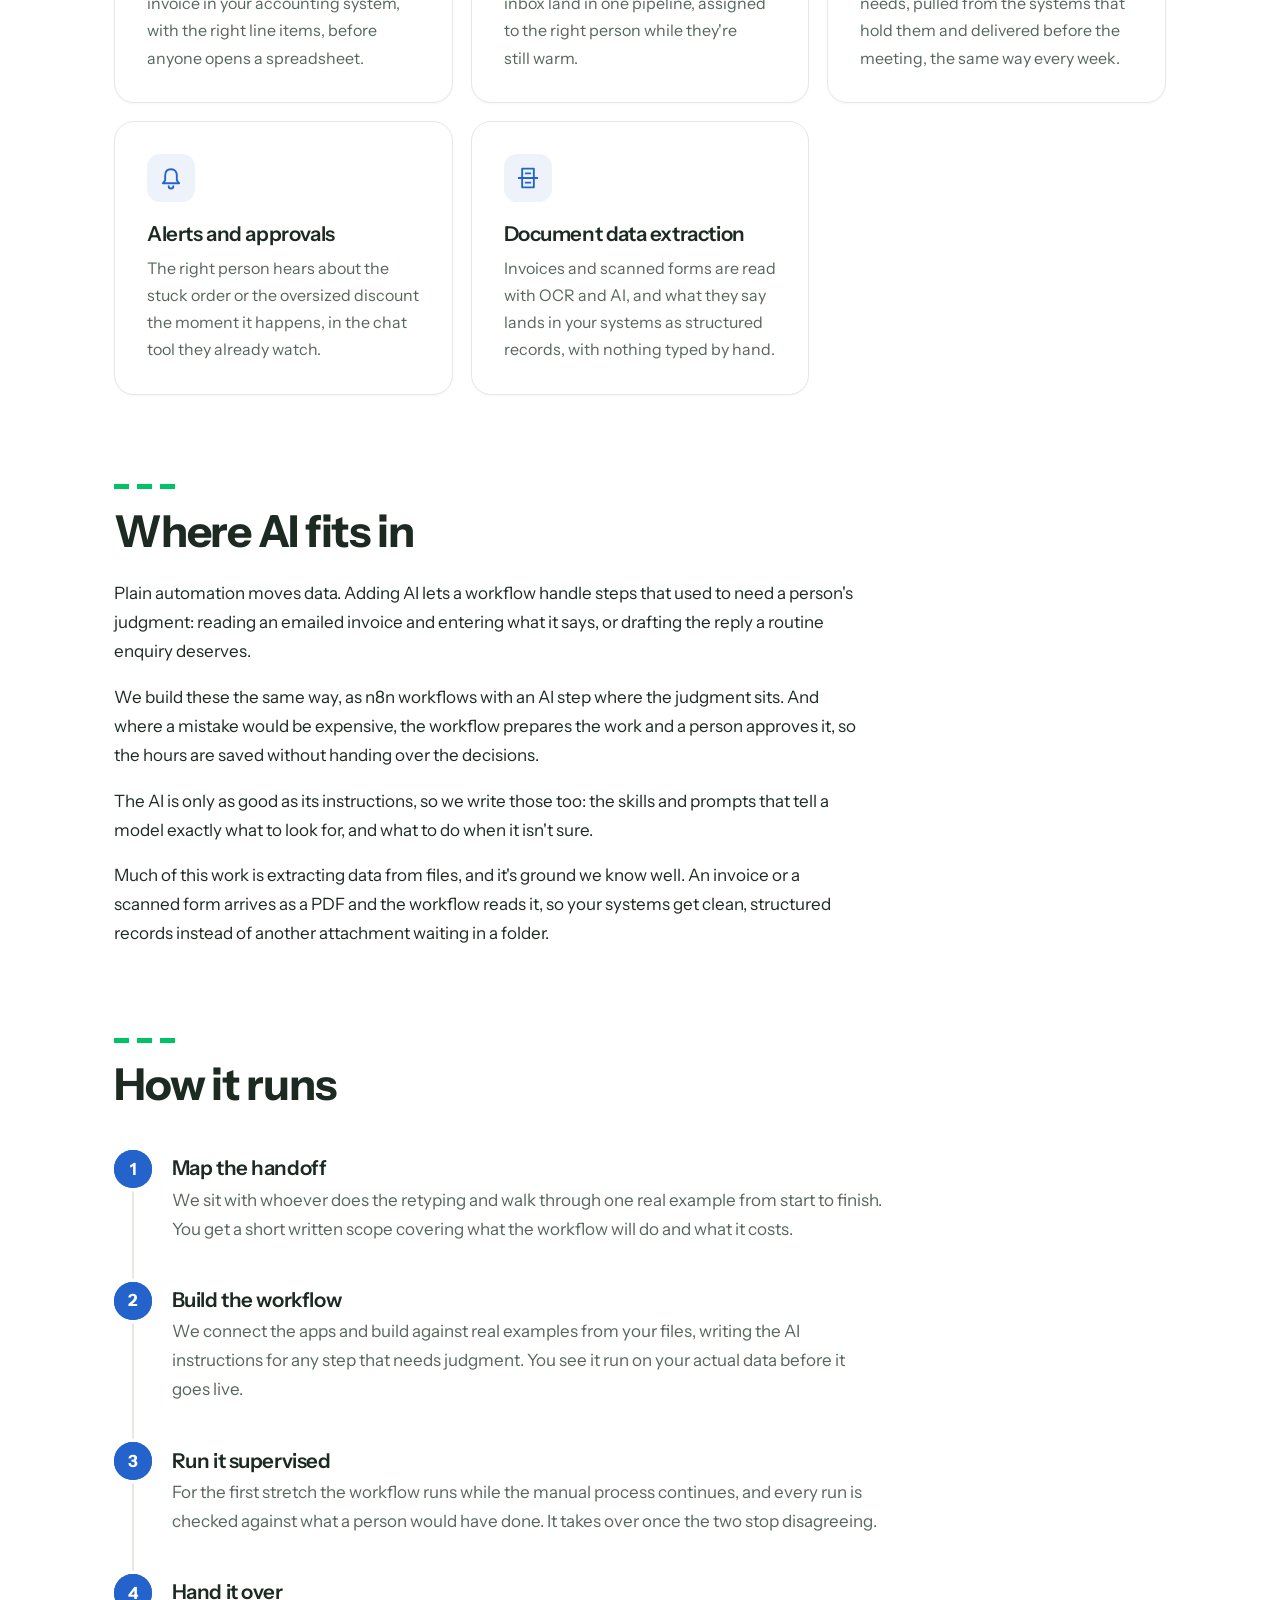
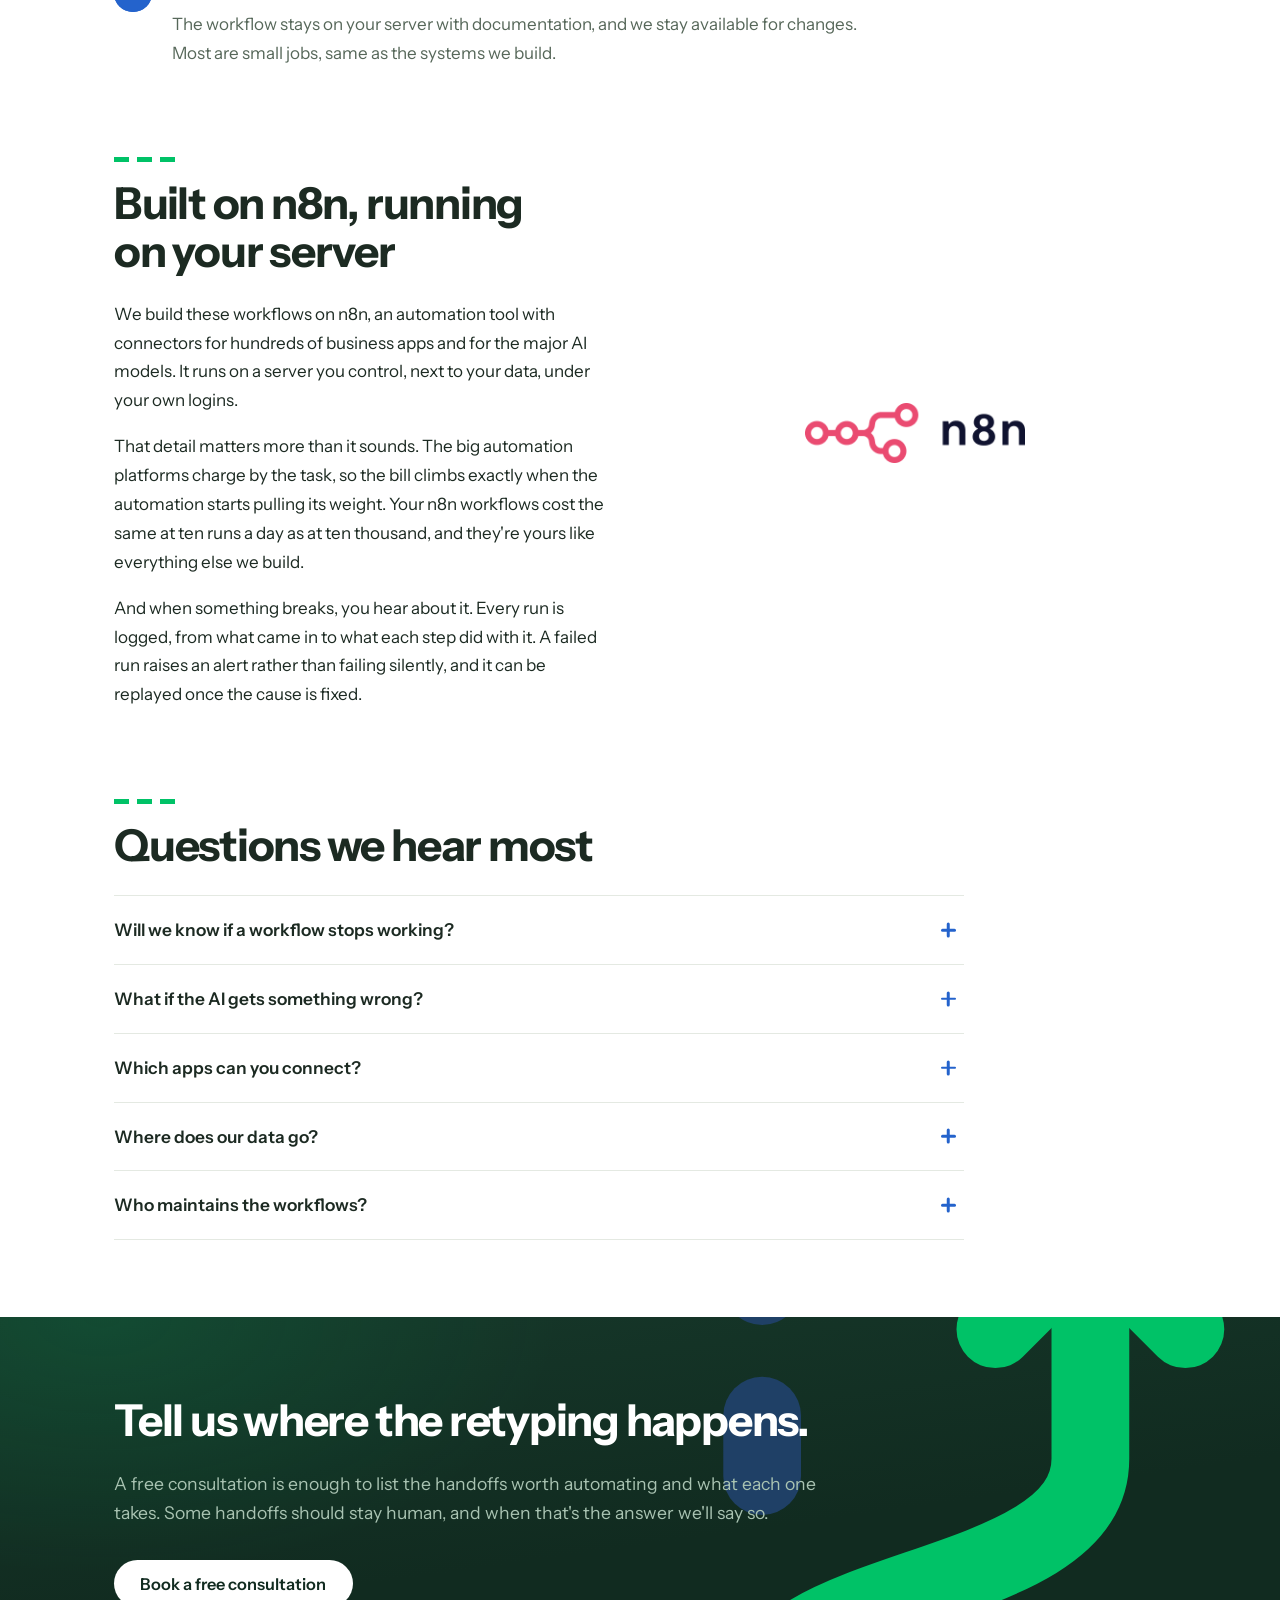
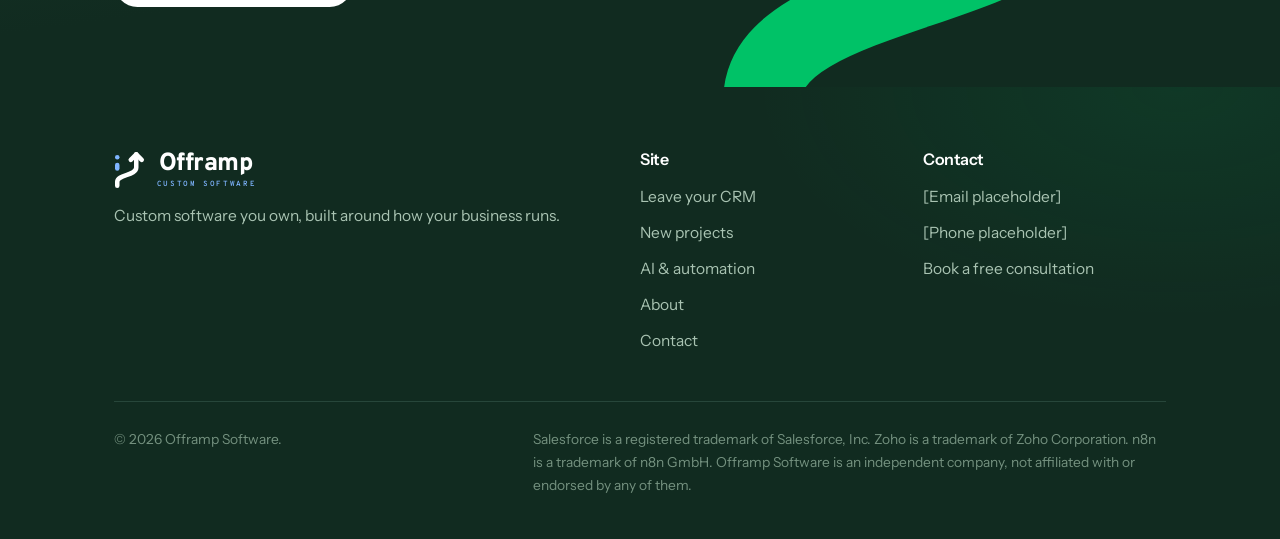
<file: automation.html>
<!doctype html>
<html lang="en">
<head>
<meta charset="utf-8">
<meta name="viewport" content="width=device-width, initial-scale=1">
<title>AI &amp; automation between the apps you keep | Offramp Software</title>
<meta name="description" content="Offramp Software builds n8n automations with AI on the judgment steps, running on your own server: a deal closes, an order lands, a document arrives, and every other system updates itself. The workflows are yours.">
<meta property="og:type" content="website">
<meta property="og:site_name" content="Offramp Software">
<meta property="og:title" content="AI &amp; automation between the apps you keep">
<meta property="og:description" content="n8n workflows on your own server, with AI on the steps that need judgment. No per-task fees, and the workflows are yours.">
<meta property="og:url" content="https://www.offrampsoftware.com/automation">
<meta property="og:image" content="https://www.offrampsoftware.com/og-image.png">
<meta property="og:image:width" content="1200">
<meta property="og:image:height" content="630">
<meta name="twitter:card" content="summary_large_image">
<link rel="icon" href="favicon.svg" type="image/svg+xml">
<link rel="preconnect" href="https://fonts.googleapis.com">
<link rel="preconnect" href="https://fonts.gstatic.com" crossorigin>
<link href="https://fonts.googleapis.com/css2?family=Instrument+Sans:ital,wght@0,400;0,500;0,600;0,700;1,400&family=Overpass:wght@800&family=Overpass+Mono:wght@600&display=swap" rel="stylesheet">
<link rel="stylesheet" href="styles.css">
</head>
<body>
<a class="skip-link" href="#main">Skip to content</a>

<header class="site-header">
  <div class="shell header-row">
    <a class="brand" href="/" aria-label="Offramp Software, home"><img class="brand-logo" src="logo-light.svg" alt="" width="62" height="75"><span class="brand-text"><span class="brand-name">Offramp</span><span class="brand-sub">Custom Software</span></span></a>
    <button class="nav-toggle" aria-expanded="false" aria-controls="site-nav" aria-label="Menu">
      <span class="nav-toggle-bars" aria-hidden="true"><span></span><span></span><span></span></span>
    </button>
    <nav class="site-nav" id="site-nav" aria-label="Main">
      <a href="/crm-migration">Leave your CRM</a>
      <a href="/new-projects">New projects</a>
      <a href="/automation" aria-current="page">AI &amp; automation</a>
      <a href="/about">About</a>
      <a href="/contact">Contact</a>
    </nav>
    <a class="btn btn-primary header-cta" href="/contact">Book a free consultation</a>
  </div>
</header>

<main id="main">

  <section class="page-intro">
    <div class="shell">
      <h1>AI &amp; automation between the apps you keep</h1>
      <p class="lede">Sometimes nothing needs replacing. The apps are fine on their own, and the hours go to ferrying data between them: an order lands in one system and someone retypes it into the next, every day, in both directions.</p>
    </div>
  </section>

  <section class="section" aria-labelledby="shape-heading">
    <div class="shell">
      <h2 id="shape-heading">What an automation looks like</h2>
      <p class="measure" style="color: var(--muted);">Every automation has the same shape. Something happens in one app, and a workflow carries the news to every system that needs it. Here, a sales enquiry, handled from the moment it arrives.</p>

      <figure class="diagram">
        <svg class="diagram-landscape" viewBox="0 0 760 310" role="img" aria-label="Diagram of the workflow on the n8n canvas: a trigger node for the arriving enquiry connects to an AI node that reads and qualifies it, which branches to three action nodes: create the lead, draft the reply, and notify sales.">
          <defs>
            <pattern id="n8n-grid" width="20" height="20" patternUnits="userSpaceOnUse">
              <circle cx="1.5" cy="1.5" r="1.5" fill="#DCE4D8" opacity="0.7"/>
            </pattern>
          </defs>
          <rect x="0" y="0" width="760" height="310" fill="url(#n8n-grid)"/>
          <!-- rails -->
          <path class="rail" d="M136 150 H300" fill="none" stroke="#D4DFD2" stroke-width="3" stroke-linecap="round"/>
          <path class="rail" d="M356 150 C 440 150, 470 55, 556 55" fill="none" stroke="#D4DFD2" stroke-width="3" stroke-linecap="round"/>
          <path class="rail" d="M356 150 H556" fill="none" stroke="#D4DFD2" stroke-width="3" stroke-linecap="round"/>
          <path class="rail" d="M356 150 C 440 150, 470 245, 556 245" fill="none" stroke="#D4DFD2" stroke-width="3" stroke-linecap="round"/>
          <!-- flowing data -->
          <path class="flow" d="M136 150 H300" fill="none" stroke="#00C267" stroke-width="3" stroke-linecap="round"/>
          <path class="flow" style="--d:-0.3s" d="M356 150 C 440 150, 470 55, 556 55" fill="none" stroke="#00C267" stroke-width="3" stroke-linecap="round"/>
          <path class="flow" style="--d:-0.55s" d="M356 150 H556" fill="none" stroke="#00C267" stroke-width="3" stroke-linecap="round"/>
          <path class="flow" style="--d:-0.8s" d="M356 150 C 440 150, 470 245, 556 245" fill="none" stroke="#00C267" stroke-width="3" stroke-linecap="round"/>
          <!-- trigger node -->
          <rect x="80" y="122" width="56" height="56" rx="14" fill="#FFFFFF" stroke="#DCE4D8" stroke-width="2"/>
          <rect x="94" y="138" width="28" height="22" rx="3" fill="none" stroke="#00C267" stroke-width="2.5"/>
          <path d="M94 141 L108 151 L122 141" fill="none" stroke="#00C267" stroke-width="2.5" stroke-linecap="round" stroke-linejoin="round"/>
          <circle cx="136" cy="150" r="3.5" fill="#00C267"/>
          <text x="108" y="200" text-anchor="middle" font-family="'Instrument Sans', sans-serif" font-size="13" font-weight="600" fill="#566759">Enquiry arrives</text>
          <!-- AI node -->
          <rect x="300" y="122" width="56" height="56" rx="14" fill="#FFFFFF" stroke="#DCE4D8" stroke-width="2"/>
          <path d="M328 136 L331.5 146.5 L342 150 L331.5 153.5 L328 164 L324.5 153.5 L314 150 L324.5 146.5 Z" fill="#2463CC"/>
          <circle cx="356" cy="150" r="3.5" fill="#00C267"/>
          <text x="328" y="200" text-anchor="middle" font-family="'Instrument Sans', sans-serif" font-size="13" font-weight="600" fill="#566759">AI qualifies</text>
          <!-- action node: create lead -->
          <rect x="556" y="27" width="56" height="56" rx="14" fill="#FFFFFF" stroke="#DCE4D8" stroke-width="2"/>
          <circle cx="581" cy="48" r="6" fill="none" stroke="#00C267" stroke-width="2.5"/>
          <path d="M571 70 C 571 61, 591 61, 591 70" fill="none" stroke="#00C267" stroke-width="2.5" stroke-linecap="round"/>
          <path d="M597 44 V56 M591 50 H603" stroke="#00C267" stroke-width="2.5" stroke-linecap="round"/>
          <text x="584" y="105" text-anchor="middle" font-family="'Instrument Sans', sans-serif" font-size="13" font-weight="600" fill="#566759">Create lead</text>
          <!-- action node: draft reply -->
          <rect x="556" y="122" width="56" height="56" rx="14" fill="#FFFFFF" stroke="#DCE4D8" stroke-width="2"/>
          <path d="M570 158 L598 140 L590 162 L583 156 Z" fill="none" stroke="#00C267" stroke-width="2.5" stroke-linejoin="round"/>
          <text x="584" y="200" text-anchor="middle" font-family="'Instrument Sans', sans-serif" font-size="13" font-weight="600" fill="#566759">Draft reply</text>
          <!-- action node: notify sales -->
          <rect x="556" y="217" width="56" height="56" rx="14" fill="#FFFFFF" stroke="#DCE4D8" stroke-width="2"/>
          <path d="M584 231 C 578.5 231 576 235 576 240 V246 L573 250 H595 L592 246 V240 C 592 235 589.5 231 584 231 Z" fill="none" stroke="#00C267" stroke-width="2.5" stroke-linecap="round" stroke-linejoin="round"/>
          <path d="M581 254 C 581 256 582.5 257.5 584 257.5 C 585.5 257.5 587 256 587 254" fill="none" stroke="#00C267" stroke-width="2.5" stroke-linecap="round"/>
          <text x="584" y="295" text-anchor="middle" font-family="'Instrument Sans', sans-serif" font-size="13" font-weight="600" fill="#566759">Notify sales</text>
        </svg>
        <!-- The same canvas turned portrait for phones: trigger and AI run down
             the spine, the three actions fan out along the bottom. -->
        <svg class="diagram-portrait" viewBox="0 0 320 410" role="img" aria-label="Diagram of the workflow on the n8n canvas: a trigger node for the arriving enquiry connects to an AI node that reads and qualifies it, which branches to three action nodes: create the lead, draft the reply, and notify sales.">
          <defs>
            <pattern id="n8n-grid-m" width="20" height="20" patternUnits="userSpaceOnUse">
              <circle cx="1.5" cy="1.5" r="1.5" fill="#DCE4D8" opacity="0.7"/>
            </pattern>
          </defs>
          <rect x="0" y="0" width="320" height="410" fill="url(#n8n-grid-m)"/>
          <!-- rails -->
          <path class="rail" d="M160 80 V154" fill="none" stroke="#D4DFD2" stroke-width="3" stroke-linecap="round"/>
          <path class="rail" d="M160 210 C 160 265, 55 255, 55 310" fill="none" stroke="#D4DFD2" stroke-width="3" stroke-linecap="round"/>
          <path class="rail" d="M160 210 V310" fill="none" stroke="#D4DFD2" stroke-width="3" stroke-linecap="round"/>
          <path class="rail" d="M160 210 C 160 265, 265 255, 265 310" fill="none" stroke="#D4DFD2" stroke-width="3" stroke-linecap="round"/>
          <!-- flowing data -->
          <path class="flow" d="M160 80 V154" fill="none" stroke="#00C267" stroke-width="3" stroke-linecap="round"/>
          <path class="flow" style="--d:-0.3s" d="M160 210 C 160 265, 55 255, 55 310" fill="none" stroke="#00C267" stroke-width="3" stroke-linecap="round"/>
          <path class="flow" style="--d:-0.55s" d="M160 210 V310" fill="none" stroke="#00C267" stroke-width="3" stroke-linecap="round"/>
          <path class="flow" style="--d:-0.8s" d="M160 210 C 160 265, 265 255, 265 310" fill="none" stroke="#00C267" stroke-width="3" stroke-linecap="round"/>
          <!-- trigger node -->
          <rect x="132" y="24" width="56" height="56" rx="14" fill="#FFFFFF" stroke="#DCE4D8" stroke-width="2"/>
          <rect x="146" y="40" width="28" height="22" rx="3" fill="none" stroke="#00C267" stroke-width="2.5"/>
          <path d="M146 43 L160 53 L174 43" fill="none" stroke="#00C267" stroke-width="2.5" stroke-linecap="round" stroke-linejoin="round"/>
          <circle cx="160" cy="80" r="3.5" fill="#00C267"/>
          <text x="202" y="57" text-anchor="start" font-family="'Instrument Sans', sans-serif" font-size="14" font-weight="600" fill="#566759">Enquiry arrives</text>
          <!-- AI node -->
          <rect x="132" y="154" width="56" height="56" rx="14" fill="#FFFFFF" stroke="#DCE4D8" stroke-width="2"/>
          <path d="M160 168 L163.5 178.5 L174 182 L163.5 185.5 L160 196 L156.5 185.5 L146 182 L156.5 178.5 Z" fill="#2463CC"/>
          <circle cx="160" cy="210" r="3.5" fill="#00C267"/>
          <text x="202" y="187" text-anchor="start" font-family="'Instrument Sans', sans-serif" font-size="14" font-weight="600" fill="#566759">AI qualifies</text>
          <!-- action node: create lead -->
          <rect x="27" y="310" width="56" height="56" rx="14" fill="#FFFFFF" stroke="#DCE4D8" stroke-width="2"/>
          <circle cx="52" cy="331" r="6" fill="none" stroke="#00C267" stroke-width="2.5"/>
          <path d="M42 353 C 42 344, 62 344, 62 353" fill="none" stroke="#00C267" stroke-width="2.5" stroke-linecap="round"/>
          <path d="M68 327 V339 M62 333 H74" stroke="#00C267" stroke-width="2.5" stroke-linecap="round"/>
          <text x="55" y="388" text-anchor="middle" font-family="'Instrument Sans', sans-serif" font-size="14" font-weight="600" fill="#566759">Create lead</text>
          <!-- action node: draft reply -->
          <rect x="132" y="310" width="56" height="56" rx="14" fill="#FFFFFF" stroke="#DCE4D8" stroke-width="2"/>
          <path d="M146 346 L174 328 L166 350 L159 344 Z" fill="none" stroke="#00C267" stroke-width="2.5" stroke-linejoin="round"/>
          <text x="160" y="388" text-anchor="middle" font-family="'Instrument Sans', sans-serif" font-size="14" font-weight="600" fill="#566759">Draft reply</text>
          <!-- action node: notify sales -->
          <rect x="237" y="310" width="56" height="56" rx="14" fill="#FFFFFF" stroke="#DCE4D8" stroke-width="2"/>
          <path d="M265 324 C 259.5 324 257 328 257 333 V339 L254 343 H276 L273 339 V333 C 273 328 270.5 324 265 324 Z" fill="none" stroke="#00C267" stroke-width="2.5" stroke-linecap="round" stroke-linejoin="round"/>
          <path d="M262 347 C 262 349 263.5 350.5 265 350.5 C 266.5 350.5 268 349 268 347" fill="none" stroke="#00C267" stroke-width="2.5" stroke-linecap="round"/>
          <text x="265" y="388" text-anchor="middle" font-family="'Instrument Sans', sans-serif" font-size="14" font-weight="600" fill="#566759">Notify sales</text>
        </svg>
        <figcaption class="diagram-caption">An enquiry lands in the inbox and AI reads it on arrival. By the time a salesperson looks, the lead is in the CRM with a drafted reply waiting for approval. This is the workflow as it looks in n8n, running on your server.</figcaption>
      </figure>
    </div>
  </section>

  <section class="section" aria-labelledby="handoffs-heading">
    <div class="shell">
      <h2 id="handoffs-heading">Handoffs we automate</h2>
      <div class="card-grid">
        <article class="card">
          <svg class="card-icon" viewBox="0 0 48 48" fill="none" stroke="currentColor" stroke-width="3.2" stroke-linecap="round" stroke-linejoin="round" aria-hidden="true" focusable="false">
            <path d="M13 8 H35 V40 H13 Z"/>
            <path d="M19 17 H29"/>
            <path d="M19 24 H29"/>
            <path d="M19 31 L22.5 34.5 L29 28"/>
          </svg>
          <h3>Sales to invoicing</h3>
          <p>A closed deal becomes a draft invoice in your accounting system, with the right line items, before anyone opens a spreadsheet.</p>
        </article>
        <article class="card">
          <svg class="card-icon" viewBox="0 0 48 48" fill="none" stroke="currentColor" stroke-width="3.2" stroke-linecap="round" stroke-linejoin="round" aria-hidden="true" focusable="false">
            <path d="M24 8 V26"/>
            <path d="M16 19 L24 27 L32 19"/>
            <path d="M8 32 H17 L20 36 H28 L31 32 H40 V40 H8 Z"/>
          </svg>
          <h3>Lead intake</h3>
          <p>Enquiries from your website and inbox land in one pipeline, assigned to the right person while they're still warm.</p>
        </article>
        <article class="card">
          <svg class="card-icon" viewBox="0 0 48 48" fill="none" stroke="currentColor" stroke-width="3.2" stroke-linecap="round" stroke-linejoin="round" aria-hidden="true" focusable="false">
            <path d="M10 38 V22"/>
            <path d="M24 38 V12"/>
            <path d="M38 38 V28"/>
          </svg>
          <h3>Weekly numbers</h3>
          <p>The figures your Monday meeting needs, pulled from the systems that hold them and delivered before the meeting, the same way every week.</p>
        </article>
        <article class="card">
          <svg class="card-icon" viewBox="0 0 48 48" fill="none" stroke="currentColor" stroke-width="3.2" stroke-linecap="round" stroke-linejoin="round" aria-hidden="true" focusable="false">
            <path d="M24 9 C17 9 14 14 14 20 V28 L10 33 H38 L34 28 V20 C34 14 31 9 24 9 Z"/>
            <path d="M20 38 C20 40.5 22 42 24 42 C26 42 28 40.5 28 38"/>
          </svg>
          <h3>Alerts and approvals</h3>
          <p>The right person hears about the stuck order or the oversized discount the moment it happens, in the chat tool they already watch.</p>
        </article>
        <article class="card">
          <svg class="card-icon" viewBox="0 0 48 48" fill="none" stroke="currentColor" stroke-width="3.2" stroke-linecap="round" stroke-linejoin="round" aria-hidden="true" focusable="false">
            <path d="M14 8 H34 V40 H14 Z"/>
            <path d="M20 16 H28"/>
            <path d="M20 32 H28"/>
            <path d="M8 24 H40"/>
          </svg>
          <h3>Document data extraction</h3>
          <p>Invoices and scanned forms are read with OCR and AI, and what they say lands in your systems as structured records, with nothing typed by hand.</p>
        </article>
      </div>
    </div>
  </section>

  <section class="section" aria-labelledby="ai-heading">
    <div class="shell">
      <h2 id="ai-heading">Where AI fits in</h2>
      <div class="measure">
        <p>Plain automation moves data. Adding AI lets a workflow handle steps that used to need a person's judgment: reading an emailed invoice and entering what it says, or drafting the reply a routine enquiry deserves.</p>
        <p>We build these the same way, as n8n workflows with an AI step where the judgment sits. And where a mistake would be expensive, the workflow prepares the work and a person approves it, so the hours are saved without handing over the decisions.</p>
        <p>The AI is only as good as its instructions, so we write those too: the skills and prompts that tell a model exactly what to look for, and what to do when it isn't sure.</p>
        <p>Much of this work is extracting data from files, and it's ground we know well. An invoice or a scanned form arrives as a PDF and the workflow reads it, so your systems get clean, structured records instead of another attachment waiting in a folder.</p>
      </div>
    </div>
  </section>

  <section class="section" aria-labelledby="runs-heading">
    <div class="shell">
      <h2 id="runs-heading">How it runs</h2>
      <ol class="steps">
        <li>
          <h3>Map the handoff</h3>
          <p>We sit with whoever does the retyping and walk through one real example from start to finish. You get a short written scope covering what the workflow will do and what it costs.</p>
        </li>
        <li>
          <h3>Build the workflow</h3>
          <p>We connect the apps and build against real examples from your files, writing the AI instructions for any step that needs judgment. You see it run on your actual data before it goes live.</p>
        </li>
        <li>
          <h3>Run it supervised</h3>
          <p>For the first stretch the workflow runs while the manual process continues, and every run is checked against what a person would have done. It takes over once the two stop disagreeing.</p>
        </li>
        <li>
          <h3>Hand it over</h3>
          <p>The workflow stays on your server with documentation, and we stay available for changes. Most are small jobs, same as the systems we build.</p>
        </li>
      </ol>
    </div>
  </section>

  <section class="section" aria-labelledby="n8n-heading">
    <div class="shell split">
      <div>
        <h2 id="n8n-heading">Built on n8n, running on your server</h2>
        <p class="measure">We build these workflows on n8n, an automation tool with connectors for hundreds of business apps and for the major AI models. It runs on a server you control, next to your data, under your own logins.</p>
        <p class="measure">That detail matters more than it sounds. The big automation platforms charge by the task, so the bill climbs exactly when the automation starts pulling its weight. Your n8n workflows cost the same at ten runs a day as at ten thousand, and they're yours like everything else we build.</p>
        <p class="measure">And when something breaks, you hear about it. Every run is logged, from what came in to what each step did with it. A failed run raises an alert rather than failing silently, and it can be replayed once the cause is fixed.</p>
      </div>
      <div class="logo-aside">
        <img src="n8n-logo.png" alt="n8n logo" width="229" height="62" loading="lazy">
      </div>
    </div>
  </section>

  <section class="section" aria-labelledby="faq-heading">
    <div class="shell">
      <h2 id="faq-heading">Questions we hear most</h2>
      <div class="faq">
        <details>
          <summary>Will we know if a workflow stops working?</summary>
          <div class="faq-body"><p>Yes, because every run is logged and a failed run raises an alert, to us and to anyone on your side you name. Once the cause is fixed, the failed runs are replayed, so nothing that happened during the outage is lost.</p></div>
        </details>
        <details>
          <summary>What if the AI gets something wrong?</summary>
          <div class="faq-body"><p>Where a mistake would be cheap, we let the workflow run and spot-check the logs. Where it would be expensive, the workflow prepares the work and a person approves it before anything is sent or saved. Every AI step records what it read and what it decided, so a wrong answer can be traced and the instructions tightened.</p></div>
        </details>
        <details>
          <summary>Which apps can you connect?</summary>
          <div class="faq-body"><p>n8n ships with connectors for hundreds of business tools, and anything with an API can be wired in directly. The scope we write before building lists every connection, so there are no surprises about what talks to what.</p></div>
        </details>
        <details>
          <summary>Where does our data go?</summary>
          <div class="faq-body"><p>Through your own server. n8n runs on infrastructure you control, so your documents and records are not routed through a third-party automation platform. Where an AI step calls a model, we set it up to match your privacy requirements and tell you exactly what leaves the building.</p></div>
        </details>
        <details>
          <summary>Who maintains the workflows?</summary>
          <div class="faq-body"><p>We do, for as long as you want us to. They're also documented and visible on the n8n canvas, so your own team or another developer can read and change them. You're never locked to us.</p></div>
        </details>
      </div>
    </div>
  </section>

  <section class="band-dark cta-band" aria-labelledby="cta-heading">
    <svg class="band-art" viewBox="17.5 11.5 62 75" aria-hidden="true" focusable="false">
      <path d="M24 46 L24 39" fill="none" stroke="#1F4066" stroke-width="9" stroke-linecap="round"/>
      <circle cx="24" cy="24" r="4.5" fill="#1F4066"/>
      <path d="M24 80 L24 72 C24 58 62 60 62 44 L62 18" fill="none" stroke="#00C267" stroke-width="9" stroke-linecap="round"/>
      <path d="M51 29 L62 18 L73 29" fill="none" stroke="#00C267" stroke-width="9" stroke-linecap="round" stroke-linejoin="round"/>
    </svg>
    <div class="shell">
      <h2 id="cta-heading">Tell us where the retyping happens.</h2>
      <p>A free consultation is enough to list the handoffs worth automating and what each one takes. Some handoffs should stay human, and when that's the answer we'll say so.</p>
      <div class="hero-actions">
        <a class="btn btn-light" href="/contact">Book a free consultation</a>
      </div>
    </div>
  </section>

</main>

<footer class="site-footer">
  <div class="shell">
    <div class="footer-grid">
      <div>
        <a class="brand" href="/" aria-label="Offramp Software, home"><img class="brand-logo" src="logo-dark.svg" alt="" width="62" height="75"><span class="brand-text"><span class="brand-name">Offramp</span><span class="brand-sub">Custom Software</span></span></a>
        <p>Custom software you own, built around how your business runs.</p>
      </div>
      <nav aria-label="Footer">
        <h2 class="footer-heading">Site</h2>
        <ul class="footer-links">
          <li><a href="/crm-migration">Leave your CRM</a></li>
          <li><a href="/new-projects">New projects</a></li>
          <li><a href="/automation">AI &amp; automation</a></li>
          <li><a href="/about">About</a></li>
          <li><a href="/contact">Contact</a></li>
        </ul>
      </nav>
      <div>
        <h2 class="footer-heading">Contact</h2>
        <ul class="footer-links">
          <li>[Email placeholder]</li>
          <li>[Phone placeholder]</li>
          <li><a href="/contact">Book a free consultation</a></li>
        </ul>
      </div>
    </div>
    <div class="footer-legal">
      <p>© 2026 Offramp Software.</p>
      <p>Salesforce is a registered trademark of Salesforce, Inc. Zoho is a trademark of Zoho Corporation. n8n is a trademark of n8n GmbH. Offramp Software is an independent company, not affiliated with or endorsed by any of them.</p>
    </div>
  </div>
</footer>

<script src="site.js" defer></script>
<script type="application/ld+json">
{
  "@context": "https://schema.org",
  "@type": "FAQPage",
  "mainEntity": [
    {
      "@type": "Question",
      "name": "Will we know if a workflow stops working?",
      "acceptedAnswer": {
        "@type": "Answer",
        "text": "Yes, because every run is logged and a failed run raises an alert, to us and to anyone on your side you name. Once the cause is fixed, the failed runs are replayed, so nothing that happened during the outage is lost."
      }
    },
    {
      "@type": "Question",
      "name": "What if the AI gets something wrong?",
      "acceptedAnswer": {
        "@type": "Answer",
        "text": "Where a mistake would be cheap, we let the workflow run and spot-check the logs. Where it would be expensive, the workflow prepares the work and a person approves it before anything is sent or saved. Every AI step records what it read and what it decided, so a wrong answer can be traced and the instructions tightened."
      }
    },
    {
      "@type": "Question",
      "name": "Which apps can you connect?",
      "acceptedAnswer": {
        "@type": "Answer",
        "text": "n8n ships with connectors for hundreds of business tools, and anything with an API can be wired in directly. The scope we write before building lists every connection, so there are no surprises about what talks to what."
      }
    },
    {
      "@type": "Question",
      "name": "Where does our data go?",
      "acceptedAnswer": {
        "@type": "Answer",
        "text": "Through your own server. n8n runs on infrastructure you control, so your documents and records are not routed through a third-party automation platform. Where an AI step calls a model, we set it up to match your privacy requirements and tell you exactly what leaves the building."
      }
    },
    {
      "@type": "Question",
      "name": "Who maintains the workflows?",
      "acceptedAnswer": {
        "@type": "Answer",
        "text": "We do, for as long as you want us to. They're also documented and visible on the n8n canvas, so your own team or another developer can read and change them. You're never locked to us."
      }
    }
  ]
}
</script>

</body>
</html>
</file>
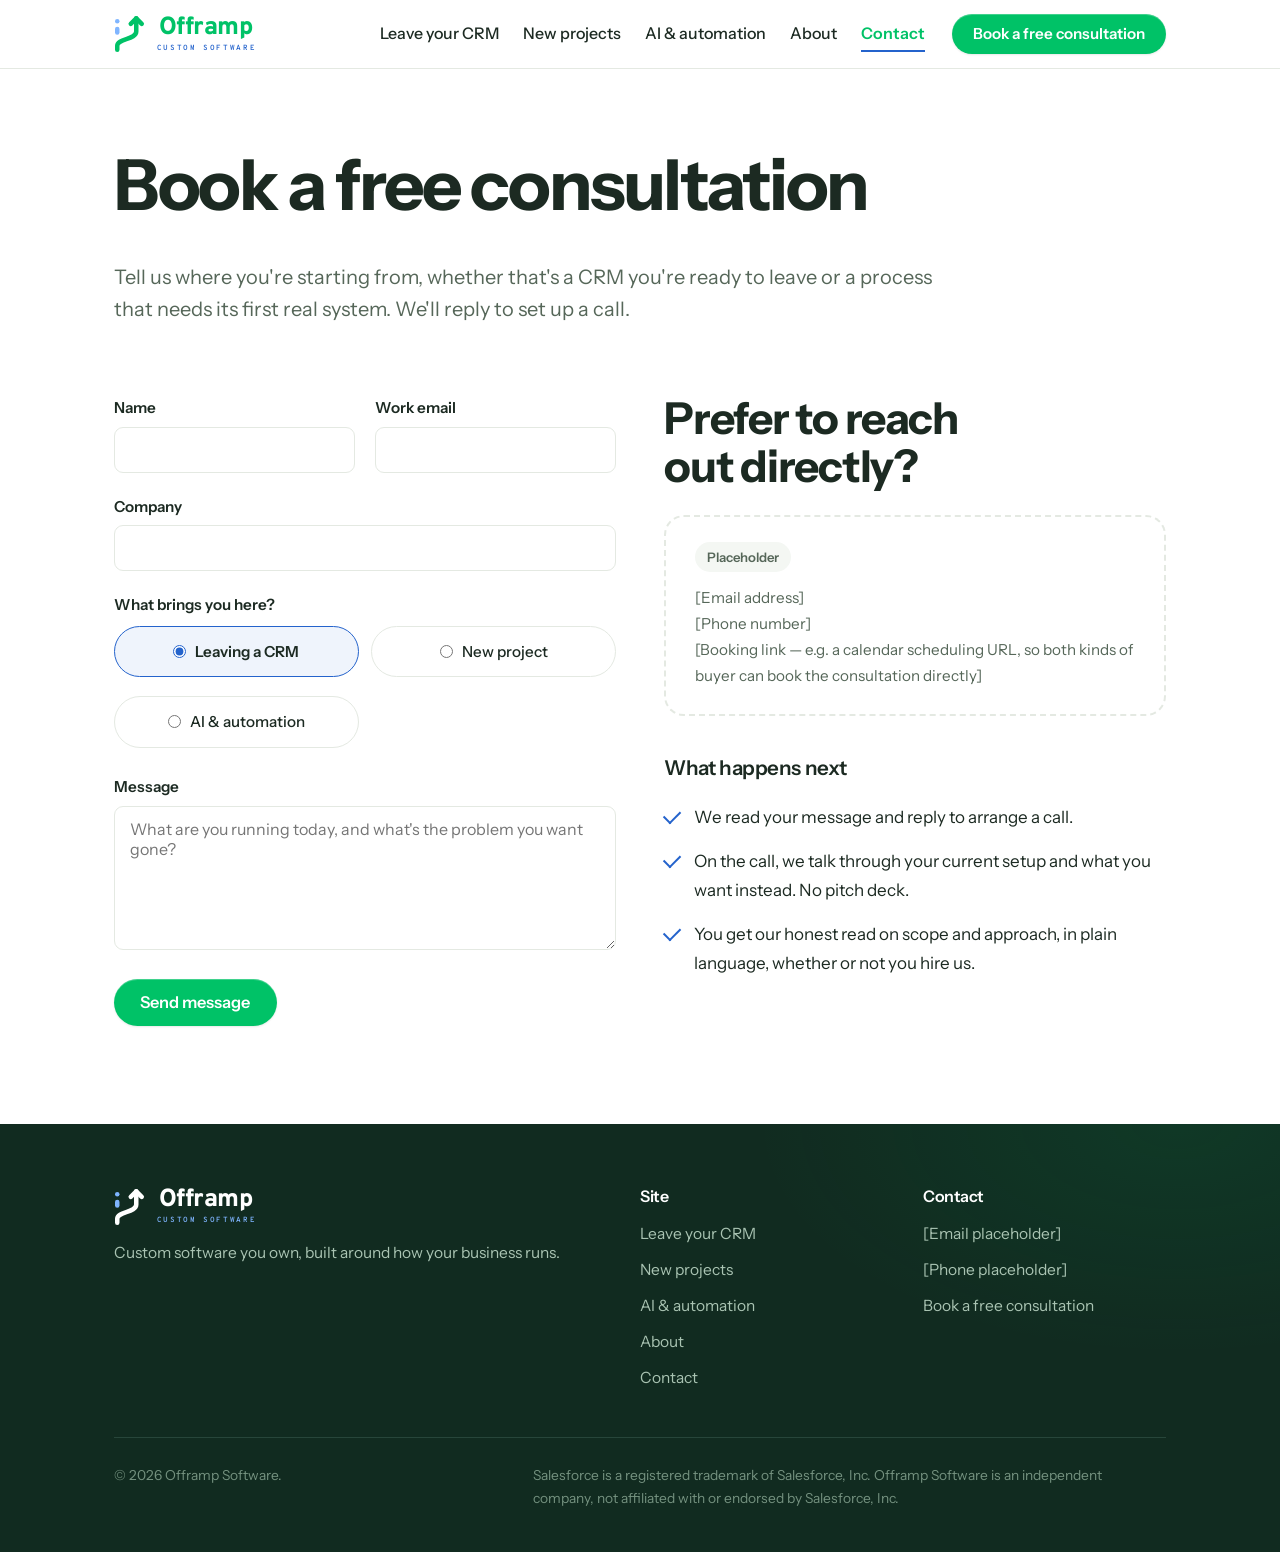
<file: contact.html>
<!doctype html>
<html lang="en">
<head>
<meta charset="utf-8">
<meta name="viewport" content="width=device-width, initial-scale=1">
<title>Book a free consultation | Offramp Software</title>
<meta name="description" content="Talk to Offramp Software about leaving Salesforce or starting a custom software project. A free consultation gets you a straight answer about scope and approach.">
<meta property="og:type" content="website">
<meta property="og:site_name" content="Offramp Software">
<meta property="og:title" content="Book a free consultation | Offramp Software">
<meta property="og:description" content="Tell us where you're starting from. A free consultation gets you a straight answer about scope and approach.">
<meta property="og:url" content="https://www.offrampsoftware.com/contact">
<meta property="og:image" content="https://www.offrampsoftware.com/og-image.png">
<meta property="og:image:width" content="1200">
<meta property="og:image:height" content="630">
<meta name="twitter:card" content="summary_large_image">
<link rel="icon" href="favicon.svg" type="image/svg+xml">
<link rel="preconnect" href="https://fonts.googleapis.com">
<link rel="preconnect" href="https://fonts.gstatic.com" crossorigin>
<link href="https://fonts.googleapis.com/css2?family=Instrument+Sans:ital,wght@0,400;0,500;0,600;0,700;1,400&family=Overpass:wght@800&family=Overpass+Mono:wght@600&display=swap" rel="stylesheet">
<link rel="stylesheet" href="styles.css">
</head>
<body>
<a class="skip-link" href="#main">Skip to content</a>

<header class="site-header">
  <div class="shell header-row">
    <a class="brand" href="/" aria-label="Offramp Software, home"><img class="brand-logo" src="logo-light.svg" alt="" width="62" height="75"><span class="brand-text"><span class="brand-name">Offramp</span><span class="brand-sub">Custom Software</span></span></a>
    <button class="nav-toggle" aria-expanded="false" aria-controls="site-nav" aria-label="Menu">
      <span class="nav-toggle-bars" aria-hidden="true"><span></span><span></span><span></span></span>
    </button>
    <nav class="site-nav" id="site-nav" aria-label="Main">
      <a href="/crm-migration">Leave your CRM</a>
      <a href="/new-projects">New projects</a>
      <a href="/automation">AI &amp; automation</a>
      <a href="/about">About</a>
      <a href="/contact" aria-current="page">Contact</a>
    </nav>
    <a class="btn btn-primary header-cta" href="/contact">Book a free consultation</a>
  </div>
</header>

<main id="main">

  <section class="page-intro">
    <div class="shell">
      <h1>Book a free consultation</h1>
      <p class="lede">Tell us where you're starting from, whether that's a CRM you're ready to leave or a process that needs its first real system. We'll reply to set up a call.</p>
    </div>
  </section>

  <section class="section">
    <div class="shell split">

      <form class="form-grid" id="contact-form" method="post" action="#" novalidate>
        <!-- [FORM ENDPOINT PLACEHOLDER] Point this form's action at your form handler
             (e.g. your CRM endpoint, Formspree, or a server route) and remove the
             script at the bottom of this page. -->
        <div class="form-row">
          <div class="field">
            <label for="f-name">Name</label>
            <input type="text" id="f-name" name="name" autocomplete="name" required>
          </div>
          <div class="field">
            <label for="f-email">Work email</label>
            <input type="email" id="f-email" name="email" autocomplete="email" required>
          </div>
        </div>
        <div class="field">
          <label for="f-company">Company</label>
          <input type="text" id="f-company" name="company" autocomplete="organization" required>
        </div>
        <fieldset class="field">
          <legend>What brings you here?</legend>
          <div class="radio-cards">
            <label><input type="radio" name="project-type" value="leaving-crm" checked> Leaving a CRM</label>
            <label><input type="radio" name="project-type" value="new-project"> New project</label>
            <label><input type="radio" name="project-type" value="automation"> AI &amp; automation</label>
          </div>
        </fieldset>
        <div class="field">
          <label for="f-message">Message</label>
          <textarea id="f-message" name="message" placeholder="What are you running today, and what's the problem you want gone?"></textarea>
        </div>
        <div>
          <button class="btn btn-primary" type="submit">Send message</button>
        </div>
        <p class="form-note" id="form-status" role="status" aria-live="polite"></p>
      </form>

      <aside>
        <h2>Prefer to reach out directly?</h2>
        <div class="placeholder" style="margin-top:1.4rem;">
          <span class="tag">Placeholder</span>
          <p>[Email address]<br>[Phone number]<br>[Booking link — e.g. a calendar scheduling URL, so both kinds of buyer can book the consultation directly]</p>
        </div>
        <h3 style="margin-top:2.4rem;">What happens next</h3>
        <ul class="plain-list">
          <li>We read your message and reply to arrange a call.</li>
          <li>On the call, we talk through your current setup and what you want instead. No pitch deck.</li>
          <li>You get our honest read on scope and approach, in plain language, whether or not you hire us.</li>
        </ul>
      </aside>

    </div>
  </section>

</main>

<footer class="site-footer">
  <div class="shell">
    <div class="footer-grid">
      <div>
        <a class="brand" href="/" aria-label="Offramp Software, home"><img class="brand-logo" src="logo-dark.svg" alt="" width="62" height="75"><span class="brand-text"><span class="brand-name">Offramp</span><span class="brand-sub">Custom Software</span></span></a>
        <p>Custom software you own, built around how your business runs.</p>
      </div>
      <nav aria-label="Footer">
        <h2 class="footer-heading">Site</h2>
        <ul class="footer-links">
          <li><a href="/crm-migration">Leave your CRM</a></li>
          <li><a href="/new-projects">New projects</a></li>
          <li><a href="/automation">AI &amp; automation</a></li>
          <li><a href="/about">About</a></li>
          <li><a href="/contact">Contact</a></li>
        </ul>
      </nav>
      <div>
        <h2 class="footer-heading">Contact</h2>
        <ul class="footer-links">
          <li>[Email placeholder]</li>
          <li>[Phone placeholder]</li>
          <li><a href="/contact">Book a free consultation</a></li>
        </ul>
      </div>
    </div>
    <div class="footer-legal">
      <p>© 2026 Offramp Software.</p>
      <p>Salesforce is a registered trademark of Salesforce, Inc. Offramp Software is an independent company, not affiliated with or endorsed by Salesforce, Inc.</p>
    </div>
  </div>
</footer>

<script>
/* Remove this once the form's action points at a real endpoint. */
document.getElementById('contact-form').addEventListener('submit', function (e) {
  e.preventDefault();
  document.getElementById('form-status').textContent =
    'This form isn’t connected yet. [Wire the form action to your form handler or email service.]';
});
</script>
<script src="site.js" defer></script>

</body>
</html>
</file>
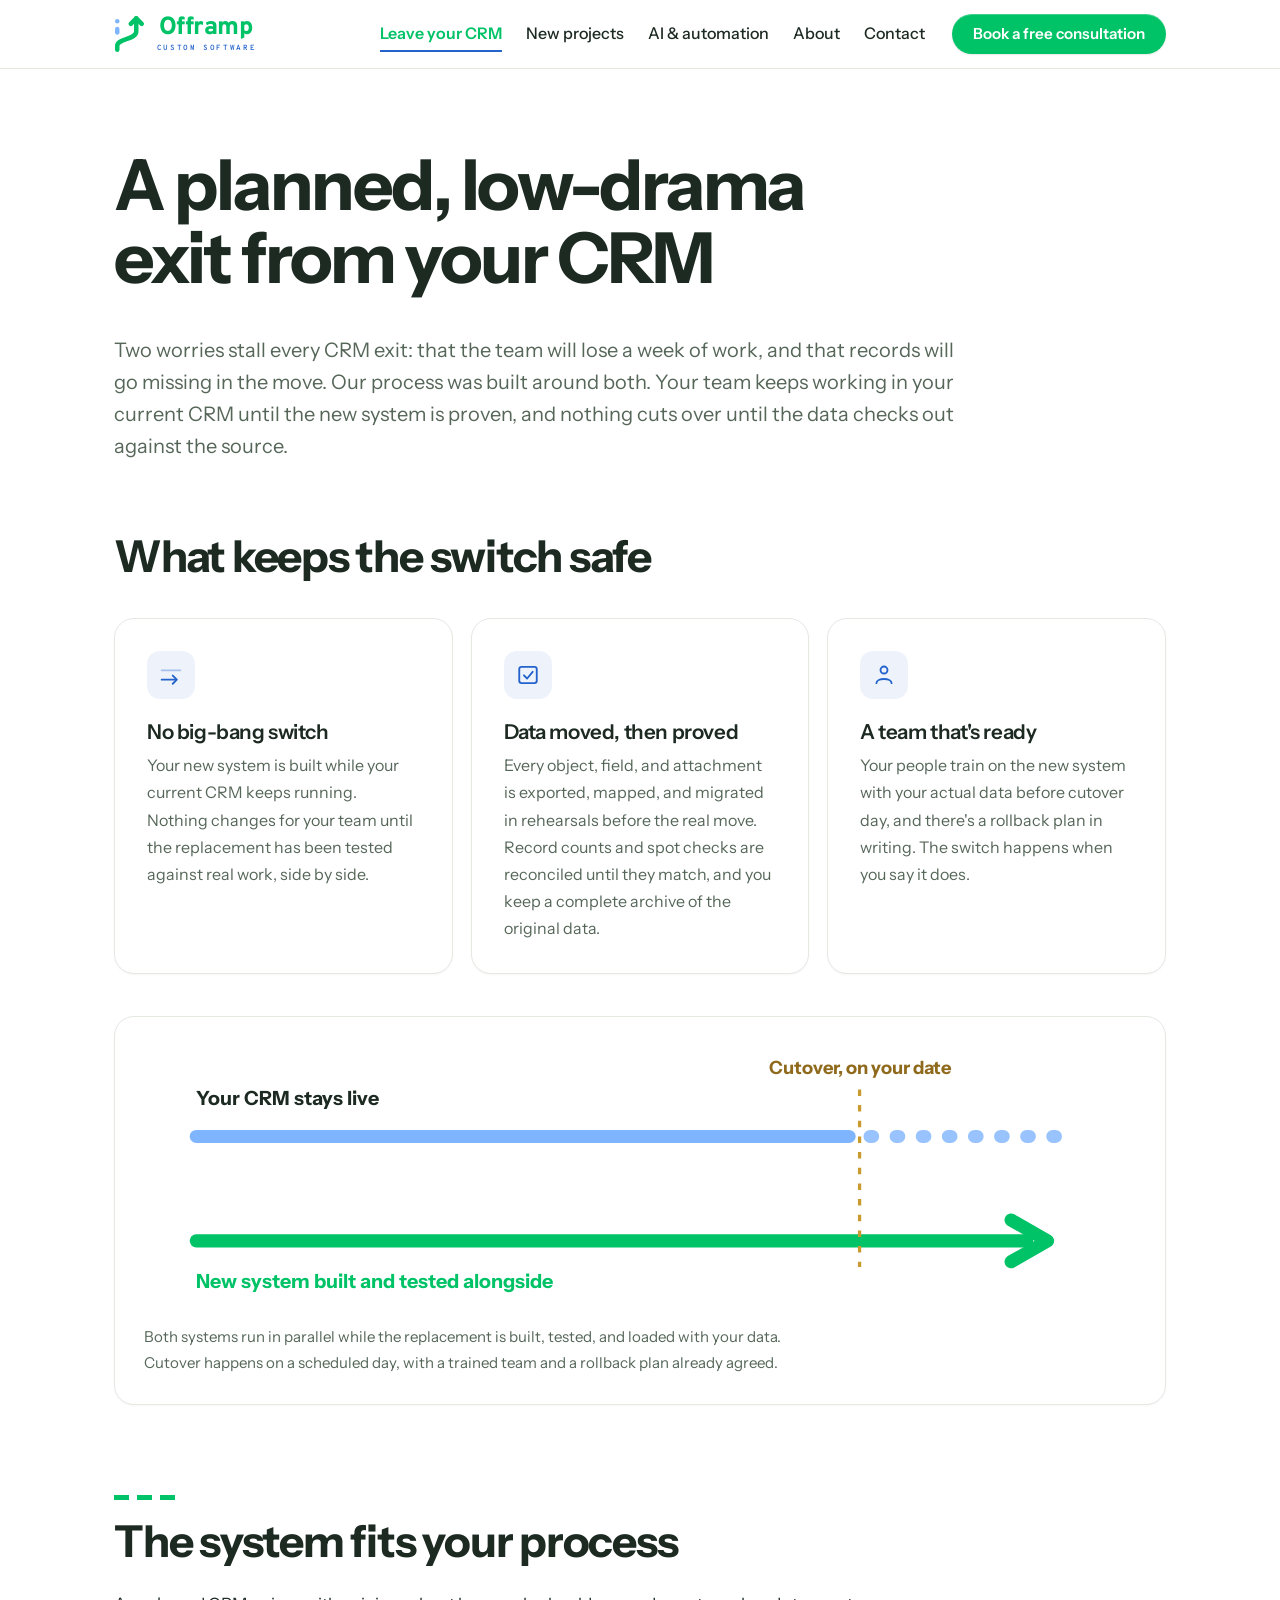
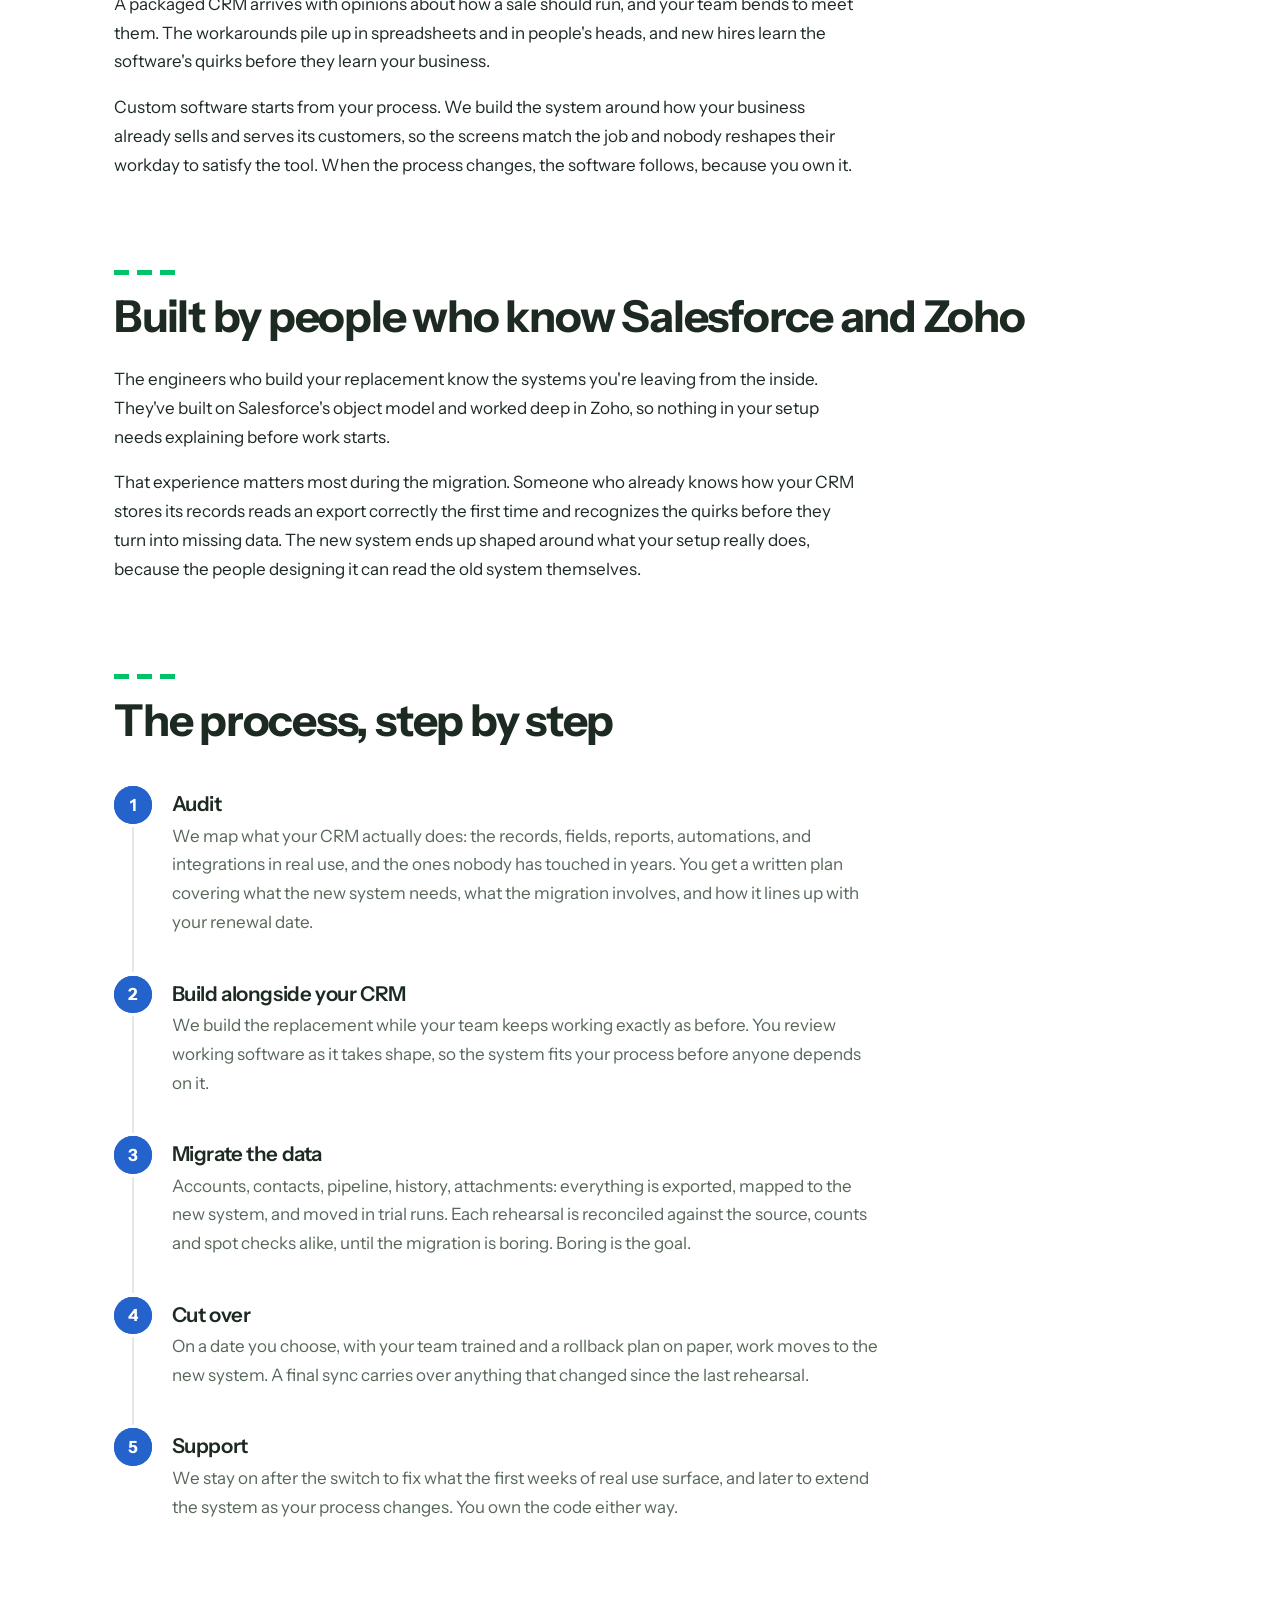
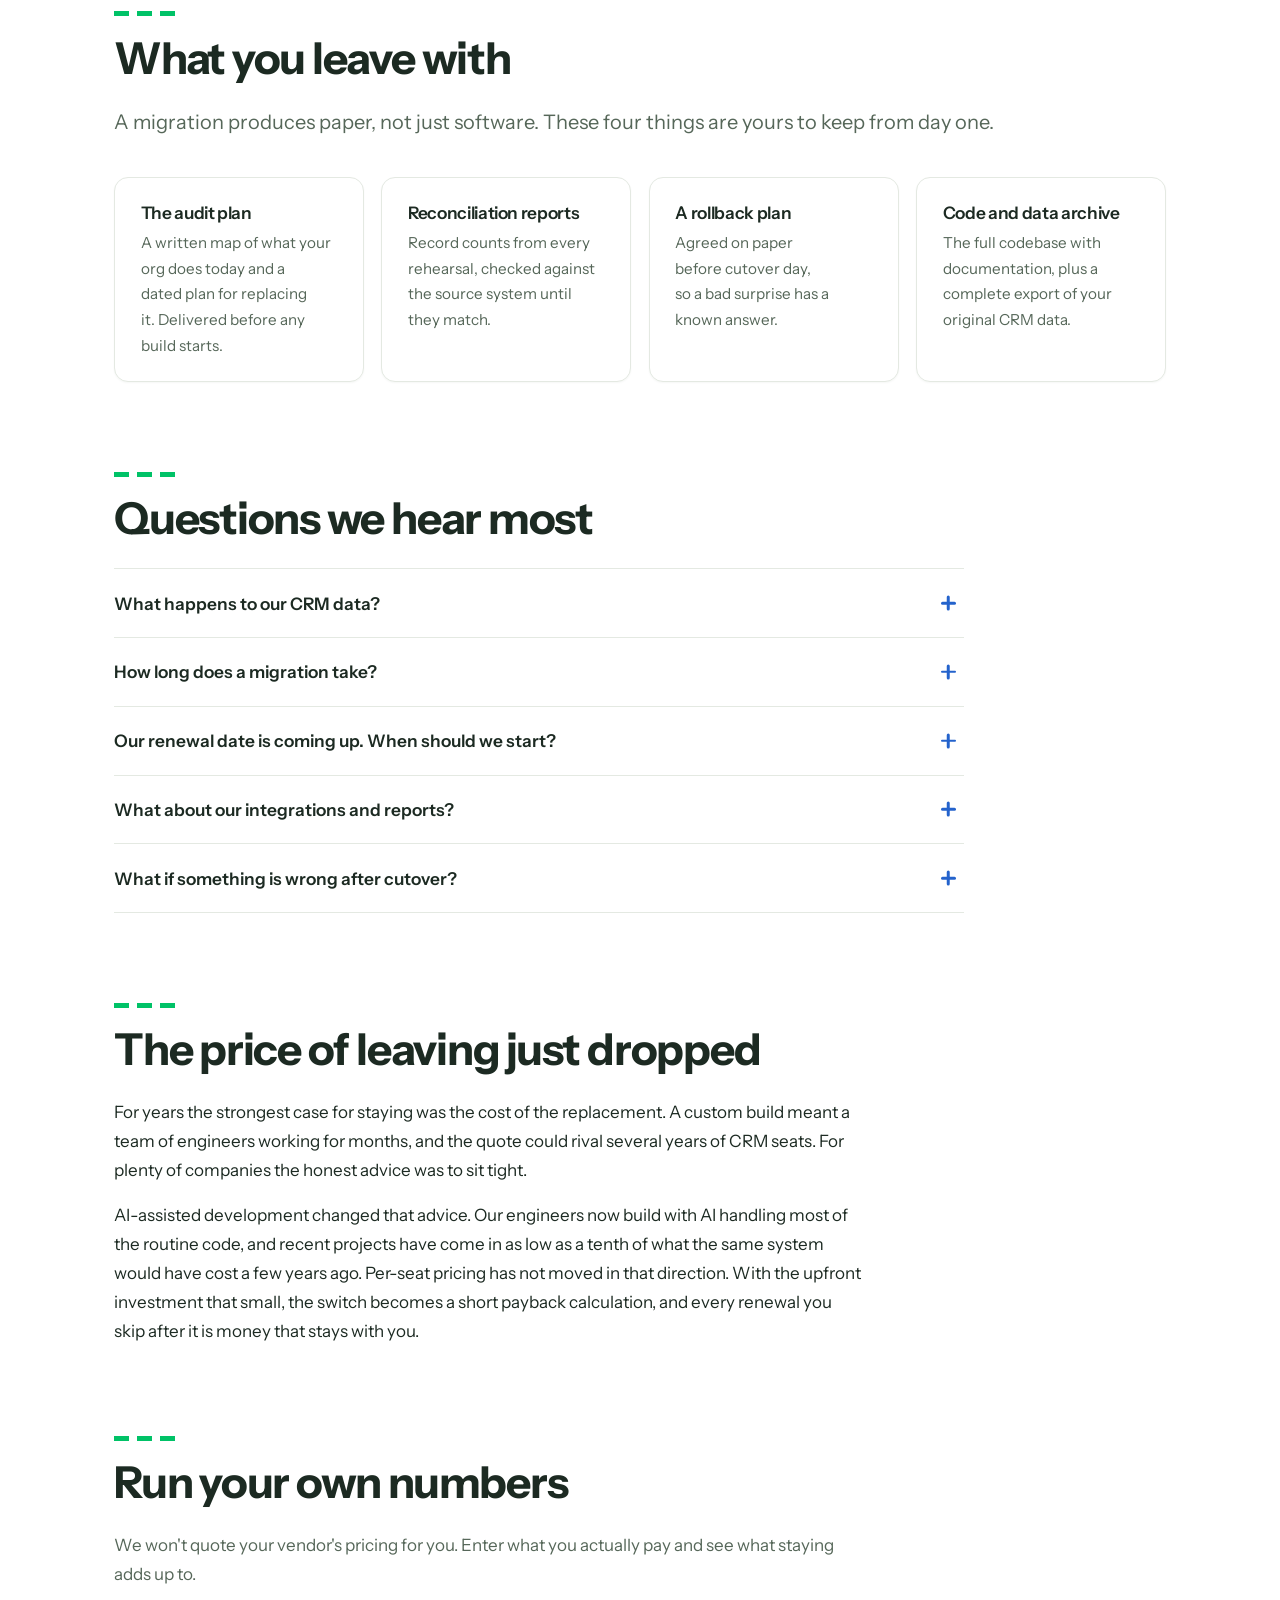
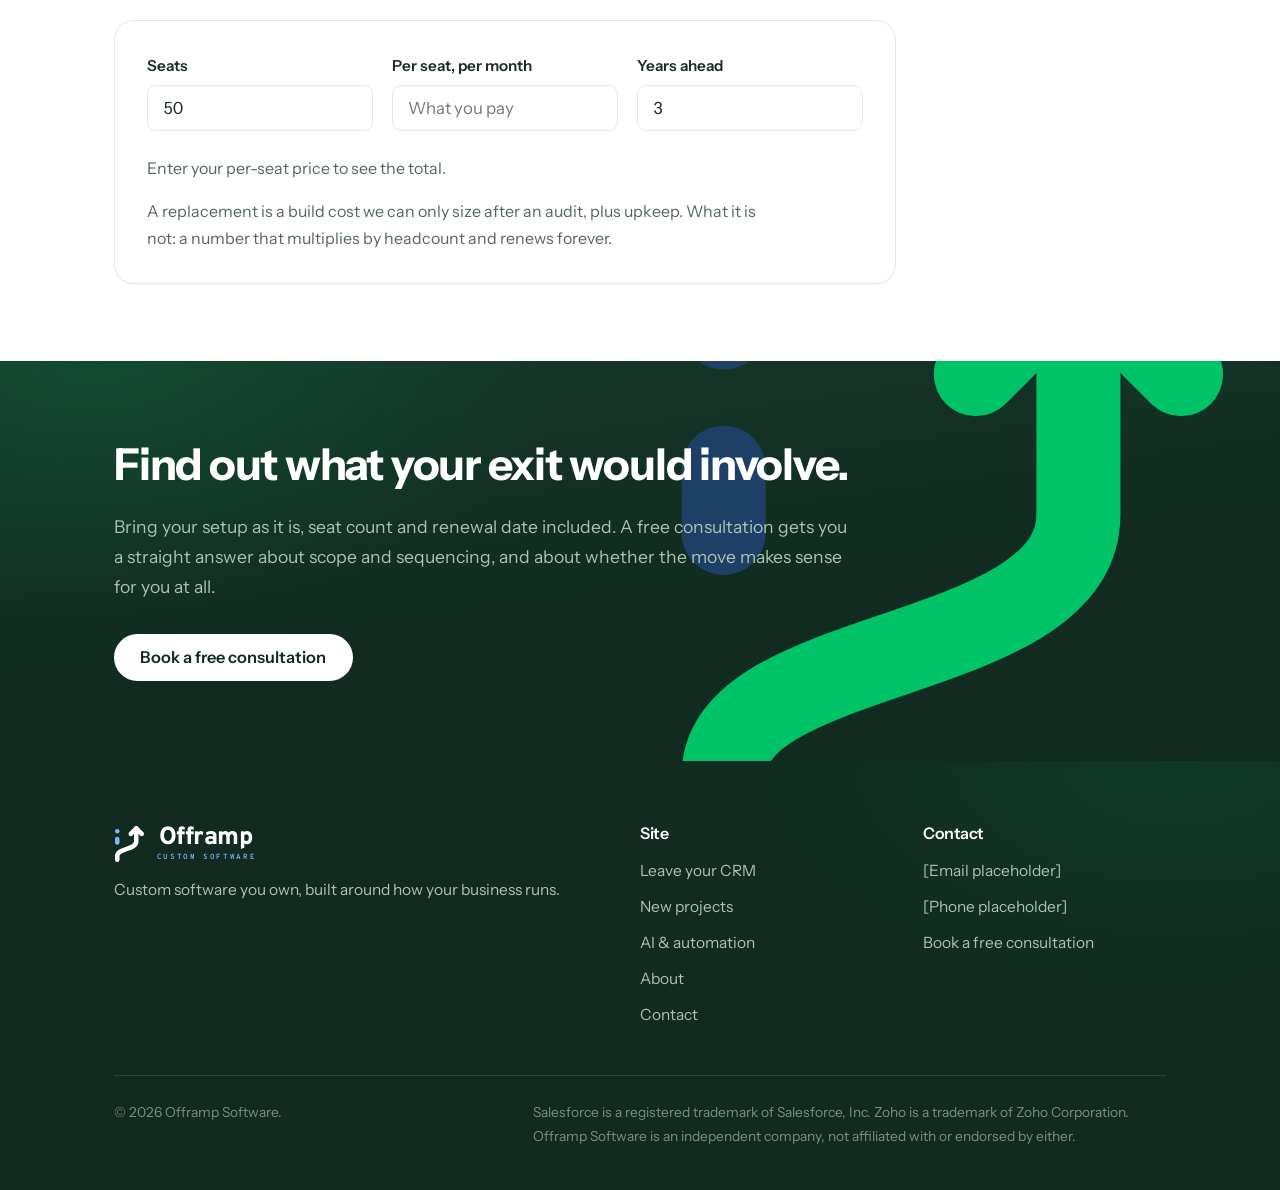
<file: crm-migration.html>
<!doctype html>
<html lang="en">
<head>
<meta charset="utf-8">
<meta name="viewport" content="width=device-width, initial-scale=1">
<title>Leave your CRM: a planned, low-drama exit | Offramp Software</title>
<meta name="description" content="A CRM replacement you own outright. Offramp Software builds your new system alongside Salesforce, Zoho, or whatever you run today, migrates and reconciles your data, and cuts over only when your team is ready.">
<meta property="og:type" content="website">
<meta property="og:site_name" content="Offramp Software">
<meta property="og:title" content="Leave your CRM: a planned, low-drama exit">
<meta property="og:description" content="Your replacement system is built alongside your current CRM, your data is migrated and reconciled in rehearsals, and cutover happens on a date you choose.">
<meta property="og:url" content="https://www.offrampsoftware.com/crm-migration">
<meta property="og:image" content="https://www.offrampsoftware.com/og-image.png">
<meta property="og:image:width" content="1200">
<meta property="og:image:height" content="630">
<meta name="twitter:card" content="summary_large_image">
<link rel="icon" href="favicon.svg" type="image/svg+xml">
<link rel="preconnect" href="https://fonts.googleapis.com">
<link rel="preconnect" href="https://fonts.gstatic.com" crossorigin>
<link href="https://fonts.googleapis.com/css2?family=Instrument+Sans:ital,wght@0,400;0,500;0,600;0,700;1,400&family=Overpass:wght@800&family=Overpass+Mono:wght@600&display=swap" rel="stylesheet">
<link rel="stylesheet" href="styles.css">
</head>
<body>
<a class="skip-link" href="#main">Skip to content</a>

<header class="site-header">
  <div class="shell header-row">
    <a class="brand" href="/" aria-label="Offramp Software, home"><img class="brand-logo" src="logo-light.svg" alt="" width="62" height="75"><span class="brand-text"><span class="brand-name">Offramp</span><span class="brand-sub">Custom Software</span></span></a>
    <button class="nav-toggle" aria-expanded="false" aria-controls="site-nav" aria-label="Menu">
      <span class="nav-toggle-bars" aria-hidden="true"><span></span><span></span><span></span></span>
    </button>
    <nav class="site-nav" id="site-nav" aria-label="Main">
      <a href="/crm-migration" aria-current="page">Leave your CRM</a>
      <a href="/new-projects">New projects</a>
      <a href="/automation">AI &amp; automation</a>
      <a href="/about">About</a>
      <a href="/contact">Contact</a>
    </nav>
    <a class="btn btn-primary header-cta" href="/contact">Book a free consultation</a>
  </div>
</header>

<main id="main">

  <section class="page-intro">
    <div class="shell">
      <h1>A planned, low-drama exit from your CRM</h1>
      <p class="lede">Two worries stall every CRM exit: that the team will lose a week of work, and that records will go missing in the move. Our process was built around both. Your team keeps working in your current CRM until the new system is proven, and nothing cuts over until the data checks out against the source.</p>
    </div>
  </section>

  <section class="section" aria-labelledby="safe-heading">
    <div class="shell">
      <h2 id="safe-heading">What keeps the switch safe</h2>
      <div class="card-grid">
        <article class="card">
          <svg class="card-icon" viewBox="0 0 48 48" fill="none" stroke="currentColor" stroke-width="3.2" stroke-linecap="round" stroke-linejoin="round" aria-hidden="true" focusable="false">
            <path d="M8 16 H40" opacity="0.35"/>
            <path d="M8 32 H31"/>
            <path d="M27 25 L34 32 L27 39"/>
          </svg>
          <h3>No big-bang switch</h3>
          <p>Your new system is built while your current CRM keeps running. Nothing changes for your team until the replacement has been tested against real work, side by side.</p>
        </article>
        <article class="card">
          <svg class="card-icon" viewBox="0 0 48 48" fill="none" stroke="currentColor" stroke-width="3.2" stroke-linecap="round" stroke-linejoin="round" aria-hidden="true" focusable="false">
            <rect x="9" y="10" width="30" height="28" rx="4"/>
            <path d="M17 24.5 L22.5 30 L32 18.5"/>
          </svg>
          <h3>Data moved, then proved</h3>
          <p>Every object, field, and attachment is exported, mapped, and migrated in rehearsals before the real move. Record counts and spot checks are reconciled until they match, and you keep a complete archive of the original data.</p>
        </article>
        <article class="card">
          <svg class="card-icon" viewBox="0 0 48 48" fill="none" stroke="currentColor" stroke-width="3.2" stroke-linecap="round" stroke-linejoin="round" aria-hidden="true" focusable="false">
            <circle cx="24" cy="15.5" r="6"/>
            <path d="M11 38 C11 28.5 37 28.5 37 38"/>
          </svg>
          <h3>A team that's ready</h3>
          <p>Your people train on the new system with your actual data before cutover day, and there's a rollback plan in writing. The switch happens when you say it does.</p>
        </article>
      </div>

      <figure class="diagram">
        <svg class="diagram-landscape" viewBox="0 0 760 200" role="img" aria-label="Timeline diagram: the current CRM stays live while the new system is built and tested alongside it; at a planned cutover date, work moves to the new system and the old CRM winds down.">
          <text x="40" y="46" font-family="'Instrument Sans', sans-serif" font-size="15" font-weight="700" fill="#1C2A22">Your CRM stays live</text>
          <path d="M40 70 H 540" fill="none" stroke="#7FB5FF" stroke-width="10" stroke-linecap="round"/>
          <path d="M556 70 H 700" fill="none" stroke="#7FB5FF" stroke-width="10" stroke-linecap="round" stroke-dasharray="2 18" opacity="0.8"/>
          <text x="40" y="186" font-family="'Instrument Sans', sans-serif" font-size="15" font-weight="700" fill="#00C267">New system built and tested alongside</text>
          <path class="t-green" d="M40 150 H 676" fill="none" stroke="#00C267" stroke-width="10" stroke-linecap="round"/>
          <path class="t-arrow" d="M664 134 L 692 150 L 664 166" fill="none" stroke="#00C267" stroke-width="10" stroke-linecap="round" stroke-linejoin="round"/>
          <g class="t-cut">
            <path d="M548 34 V 170" fill="none" stroke="#C99A2E" stroke-width="2.5" stroke-dasharray="5 7"/>
            <text x="548" y="22" text-anchor="middle" font-family="'Instrument Sans', sans-serif" font-size="14" font-weight="700" fill="#8F6A1C">Cutover, on your date</text>
          </g>
        </svg>
        <!-- The same timeline compressed for phones: the cutover marker moves
             to the top so the bar labels keep their room. -->
        <svg class="diagram-portrait" viewBox="0 0 320 190" role="img" aria-label="Timeline diagram: the current CRM stays live while the new system is built and tested alongside it; at a planned cutover date, work moves to the new system and the old CRM winds down.">
          <g class="t-cut">
            <text x="218" y="20" text-anchor="middle" font-family="'Instrument Sans', sans-serif" font-size="14" font-weight="700" fill="#8F6A1C">Cutover, on your date</text>
            <path d="M218 30 V 158" fill="none" stroke="#C99A2E" stroke-width="2.5" stroke-dasharray="5 7"/>
          </g>
          <text x="12" y="60" font-family="'Instrument Sans', sans-serif" font-size="15" font-weight="700" fill="#1C2A22">Your CRM stays live</text>
          <path d="M12 84 H 206" fill="none" stroke="#7FB5FF" stroke-width="10" stroke-linecap="round"/>
          <path d="M230 84 H 300" fill="none" stroke="#7FB5FF" stroke-width="10" stroke-linecap="round" stroke-dasharray="2 18" opacity="0.8"/>
          <path class="t-green" d="M12 132 H 262" fill="none" stroke="#00C267" stroke-width="10" stroke-linecap="round"/>
          <path class="t-arrow" d="M252 118 L 276 132 L 252 146" fill="none" stroke="#00C267" stroke-width="10" stroke-linecap="round" stroke-linejoin="round"/>
          <text x="12" y="180" font-family="'Instrument Sans', sans-serif" font-size="15" font-weight="700" fill="#00C267">New system built and tested alongside</text>
        </svg>
        <figcaption class="diagram-caption">Both systems run in parallel while the replacement is built, tested, and loaded with your data. Cutover happens on a scheduled day, with a trained team and a rollback plan already agreed.</figcaption>
      </figure>
    </div>
  </section>

  <section class="section" aria-labelledby="fit-heading">
    <div class="shell">
      <h2 id="fit-heading">The system fits your process</h2>
      <div class="measure">
        <p>A packaged CRM arrives with opinions about how a sale should run, and your team bends to meet them. The workarounds pile up in spreadsheets and in people's heads, and new hires learn the software's quirks before they learn your business.</p>
        <p>Custom software starts from your process. We build the system around how your business already sells and serves its customers, so the screens match the job and nobody reshapes their workday to satisfy the tool. When the process changes, the software follows, because you own it.</p>
      </div>
    </div>
  </section>

  <section class="section" aria-labelledby="experience-heading">
    <div class="shell">
      <h2 id="experience-heading">Built by people who know Salesforce and Zoho</h2>
      <div class="measure">
        <p>The engineers who build your replacement know the systems you're leaving from the inside. They've built on Salesforce's object model and worked deep in Zoho, so nothing in your setup needs explaining before work starts.</p>
        <p>That experience matters most during the migration. Someone who already knows how your CRM stores its records reads an export correctly the first time and recognizes the quirks before they turn into missing data. The new system ends up shaped around what your setup really does, because the people designing it can read the old system themselves.</p>
      </div>
    </div>
  </section>

  <section class="section" aria-labelledby="process-heading">
    <div class="shell">
      <h2 id="process-heading">The process, step by step</h2>
      <ol class="steps">
        <li>
          <h3>Audit</h3>
          <p>We map what your CRM actually does: the records, fields, reports, automations, and integrations in real use, and the ones nobody has touched in years. You get a written plan covering what the new system needs, what the migration involves, and how it lines up with your renewal date.</p>
        </li>
        <li>
          <h3>Build alongside your CRM</h3>
          <p>We build the replacement while your team keeps working exactly as before. You review working software as it takes shape, so the system fits your process before anyone depends on it.</p>
        </li>
        <li>
          <h3>Migrate the data</h3>
          <p>Accounts, contacts, pipeline, history, attachments: everything is exported, mapped to the new system, and moved in trial runs. Each rehearsal is reconciled against the source, counts and spot checks alike, until the migration is boring. Boring is the goal.</p>
        </li>
        <li>
          <h3>Cut over</h3>
          <p>On a date you choose, with your team trained and a rollback plan on paper, work moves to the new system. A final sync carries over anything that changed since the last rehearsal.</p>
        </li>
        <li>
          <h3>Support</h3>
          <p>We stay on after the switch to fix what the first weeks of real use surface, and later to extend the system as your process changes. You own the code either way.</p>
        </li>
      </ol>
    </div>
  </section>

  <section class="section" aria-labelledby="deliverables-heading">
    <div class="shell">
      <h2 id="deliverables-heading">What you leave with</h2>
      <p class="lede measure">A migration produces paper, not just software. These four things are yours to keep from day one.</p>
      <div class="deliverables">
        <div class="deliverable">
          <h3>The audit plan</h3>
          <p>A written map of what your org does today and a dated plan for replacing it. Delivered before any build starts.</p>
        </div>
        <div class="deliverable">
          <h3>Reconciliation reports</h3>
          <p>Record counts from every rehearsal, checked against the source system until they match.</p>
        </div>
        <div class="deliverable">
          <h3>A rollback plan</h3>
          <p>Agreed on paper before cutover day, so a bad surprise has a known answer.</p>
        </div>
        <div class="deliverable">
          <h3>Code and data archive</h3>
          <p>The full codebase with documentation, plus a complete export of your original CRM data.</p>
        </div>
      </div>
    </div>
  </section>

  <section class="section" aria-labelledby="faq-heading">
    <div class="shell">
      <h2 id="faq-heading">Questions we hear most</h2>
      <div class="faq">
        <details>
          <summary>What happens to our CRM data?</summary>
          <div class="faq-body"><p>All of it is exported before anything else happens, and you keep a complete archive regardless of what moves into the new system. The working data is mapped and migrated in rehearsals, and each rehearsal is reconciled against the source until the numbers match.</p></div>
        </details>
        <details>
          <summary>How long does a migration take?</summary>
          <div class="faq-body"><p>It depends on how much your current system actually does: a lean sales pipeline is a different project from a decade of customization and integrations. That's what the audit is for. It ends with a written plan with dates, so the honest answer arrives early and in writing rather than as a surprise later.</p></div>
        </details>
        <details>
          <summary>Our renewal date is coming up. When should we start?</summary>
          <div class="faq-body"><p>Before it, with as much runway as you can give the project. The audit sizes the work against your renewal so you know whether to plan the cutover ahead of it or renew once more, possibly with fewer seats, while the replacement is built.</p></div>
        </details>
        <details>
          <summary>What about our integrations and reports?</summary>
          <div class="faq-body"><p>The audit inventories both. Integrations are rebuilt against the new system or connected directly, and the reports people actually use are recreated, usually simpler, because the system now matches the process.</p></div>
        </details>
        <details>
          <summary>What if something is wrong after cutover?</summary>
          <div class="faq-body"><p>There's a rollback plan agreed before the switch, your old CRM remains available for as long as your contract runs, and we stay on through a support period to fix whatever the first weeks of real use turn up.</p></div>
        </details>
      </div>
    </div>
  </section>

  <section class="section" aria-labelledby="economics-heading">
    <div class="shell">
      <h2 id="economics-heading">The price of leaving just dropped</h2>
      <div class="measure">
        <p>For years the strongest case for staying was the cost of the replacement. A custom build meant a team of engineers working for months, and the quote could rival several years of CRM seats. For plenty of companies the honest advice was to sit tight.</p>
        <p>AI-assisted development changed that advice. Our engineers now build with AI handling most of the routine code, and recent projects have come in as low as a tenth of what the same system would have cost a few years ago. Per-seat pricing has not moved in that direction. With the upfront investment that small, the switch becomes a short payback calculation, and every renewal you skip after it is money that stays with you.</p>
      </div>
    </div>
  </section>

  <section class="section" aria-labelledby="calc-heading">
    <div class="shell">
      <h2 id="calc-heading">Run your own numbers</h2>
      <p class="measure" style="color: var(--muted);">We won't quote your vendor's pricing for you. Enter what you actually pay and see what staying adds up to.</p>
      <div class="card calc">
        <div class="calc-grid">
          <div class="field">
            <label for="calc-seats">Seats</label>
            <input type="number" id="calc-seats" inputmode="numeric" min="1" max="100000" value="50">
          </div>
          <div class="field">
            <label for="calc-rate">Per seat, per month</label>
            <input type="number" id="calc-rate" inputmode="numeric" min="0" max="10000" placeholder="What you pay">
          </div>
          <div class="field">
            <label for="calc-years">Years ahead</label>
            <input type="number" id="calc-years" inputmode="numeric" min="1" max="10" value="3">
          </div>
        </div>
        <p class="calc-result" id="calc-out" aria-live="polite">Enter your per-seat price to see the total.</p>
        <p class="calc-note">A replacement is a build cost we can only size after an audit, plus upkeep. What it is not: a number that multiplies by headcount and renews forever.</p>
      </div>
    </div>
  </section>

  <section class="band-dark cta-band" aria-labelledby="cta-heading">
    <svg class="band-art" viewBox="17.5 11.5 62 75" aria-hidden="true" focusable="false">
      <path d="M24 46 L24 39" fill="none" stroke="#1F4066" stroke-width="9" stroke-linecap="round"/>
      <circle cx="24" cy="24" r="4.5" fill="#1F4066"/>
      <path d="M24 80 L24 72 C24 58 62 60 62 44 L62 18" fill="none" stroke="#00C267" stroke-width="9" stroke-linecap="round"/>
      <path d="M51 29 L62 18 L73 29" fill="none" stroke="#00C267" stroke-width="9" stroke-linecap="round" stroke-linejoin="round"/>
    </svg>
    <div class="shell">
      <h2 id="cta-heading">Find out what your exit would involve.</h2>
      <p>Bring your setup as it is, seat count and renewal date included. A free consultation gets you a straight answer about scope and sequencing, and about whether the move makes sense for you at all.</p>
      <div class="hero-actions">
        <a class="btn btn-light" href="/contact">Book a free consultation</a>
      </div>
    </div>
  </section>

</main>

<footer class="site-footer">
  <div class="shell">
    <div class="footer-grid">
      <div>
        <a class="brand" href="/" aria-label="Offramp Software, home"><img class="brand-logo" src="logo-dark.svg" alt="" width="62" height="75"><span class="brand-text"><span class="brand-name">Offramp</span><span class="brand-sub">Custom Software</span></span></a>
        <p>Custom software you own, built around how your business runs.</p>
      </div>
      <nav aria-label="Footer">
        <h2 class="footer-heading">Site</h2>
        <ul class="footer-links">
          <li><a href="/crm-migration">Leave your CRM</a></li>
          <li><a href="/new-projects">New projects</a></li>
          <li><a href="/automation">AI &amp; automation</a></li>
          <li><a href="/about">About</a></li>
          <li><a href="/contact">Contact</a></li>
        </ul>
      </nav>
      <div>
        <h2 class="footer-heading">Contact</h2>
        <ul class="footer-links">
          <li>[Email placeholder]</li>
          <li>[Phone placeholder]</li>
          <li><a href="/contact">Book a free consultation</a></li>
        </ul>
      </div>
    </div>
    <div class="footer-legal">
      <p>© 2026 Offramp Software.</p>
      <p>Salesforce is a registered trademark of Salesforce, Inc. Zoho is a trademark of Zoho Corporation. Offramp Software is an independent company, not affiliated with or endorsed by either.</p>
    </div>
  </div>
</footer>

<script>
(function () {
  var seats = document.getElementById('calc-seats');
  var rate = document.getElementById('calc-rate');
  var years = document.getElementById('calc-years');
  var out = document.getElementById('calc-out');
  if (!seats) return;
  var fmt = new Intl.NumberFormat('en-US', { style: 'currency', currency: 'USD', maximumFractionDigits: 0 });
  function yearsWord(n) {
    return ({ 1: 'one year', 2: 'two years', 3: 'three years', 4: 'four years', 5: 'five years' })[n] || n + ' years';
  }
  var shown = 0, raf;
  function paint(v, y) {
    out.innerHTML = 'That comes to <strong>' + fmt.format(v) + '</strong> over ' + yearsWord(y) + ', and the meter keeps running after that.';
  }
  function update() {
    var s = Math.max(0, +seats.value || 0);
    var r = Math.max(0, +rate.value || 0);
    var y = Math.max(0, +years.value || 0);
    var total = s * r * 12 * y;
    if (total <= 0) {
      out.innerHTML = 'Enter your per-seat price to see the total.';
      shown = 0;
      return;
    }
    if (window.matchMedia('(prefers-reduced-motion: reduce)').matches) {
      shown = total;
      paint(total, y);
      return;
    }
    cancelAnimationFrame(raf);
    var start = shown, t0 = performance.now();
    raf = requestAnimationFrame(function step(now) {
      var p = Math.min(1, (now - t0) / 350);
      p = 1 - Math.pow(1 - p, 3);
      shown = Math.round(start + (total - start) * p);
      paint(shown, y);
      if (p < 1) raf = requestAnimationFrame(step);
    });
  }
  [seats, rate, years].forEach(function (el) { el.addEventListener('input', update); });
  update();
})();

</script>
<script src="site.js" defer></script>
<script type="application/ld+json">
{
  "@context": "https://schema.org",
  "@type": "FAQPage",
  "mainEntity": [
    {
      "@type": "Question",
      "name": "What happens to our CRM data?",
      "acceptedAnswer": {
        "@type": "Answer",
        "text": "All of it is exported before anything else happens, and you keep a complete archive regardless of what moves into the new system. The working data is mapped and migrated in rehearsals, and each rehearsal is reconciled against the source until the numbers match."
      }
    },
    {
      "@type": "Question",
      "name": "How long does a migration take?",
      "acceptedAnswer": {
        "@type": "Answer",
        "text": "It depends on how much your current system actually does: a lean sales pipeline is a different project from a decade of customization and integrations. That's what the audit is for. It ends with a written plan with dates, so the honest answer arrives early and in writing rather than as a surprise later."
      }
    },
    {
      "@type": "Question",
      "name": "Our renewal date is coming up. When should we start?",
      "acceptedAnswer": {
        "@type": "Answer",
        "text": "Before it, with as much runway as you can give the project. The audit sizes the work against your renewal so you know whether to plan the cutover ahead of it or renew once more, possibly with fewer seats, while the replacement is built."
      }
    },
    {
      "@type": "Question",
      "name": "What about our integrations and reports?",
      "acceptedAnswer": {
        "@type": "Answer",
        "text": "The audit inventories both. Integrations are rebuilt against the new system or connected directly, and the reports people actually use are recreated, usually simpler, because the system now matches the process."
      }
    },
    {
      "@type": "Question",
      "name": "What if something is wrong after cutover?",
      "acceptedAnswer": {
        "@type": "Answer",
        "text": "There's a rollback plan agreed before the switch, your old CRM remains available for as long as your contract runs, and we stay on through a support period to fix whatever the first weeks of real use turn up."
      }
    }
  ]
}
</script>

</body>
</html>
</file>
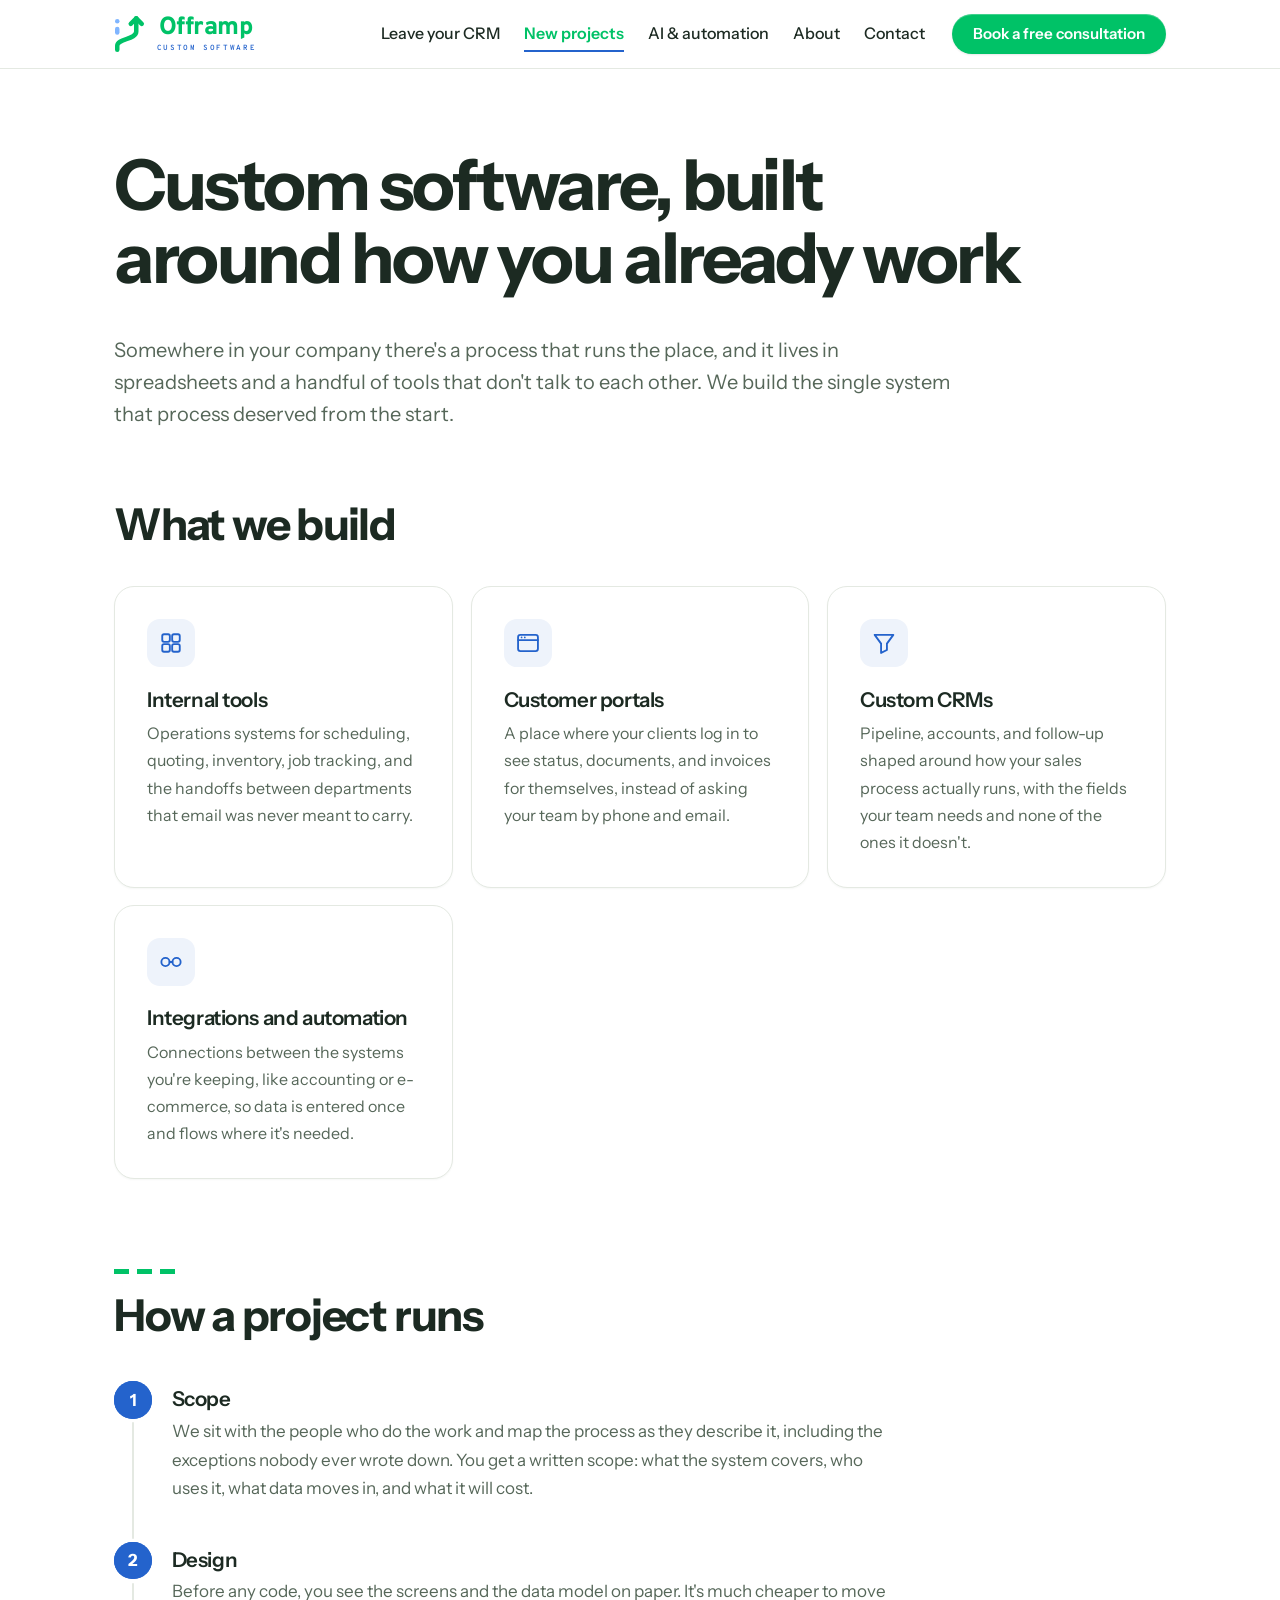
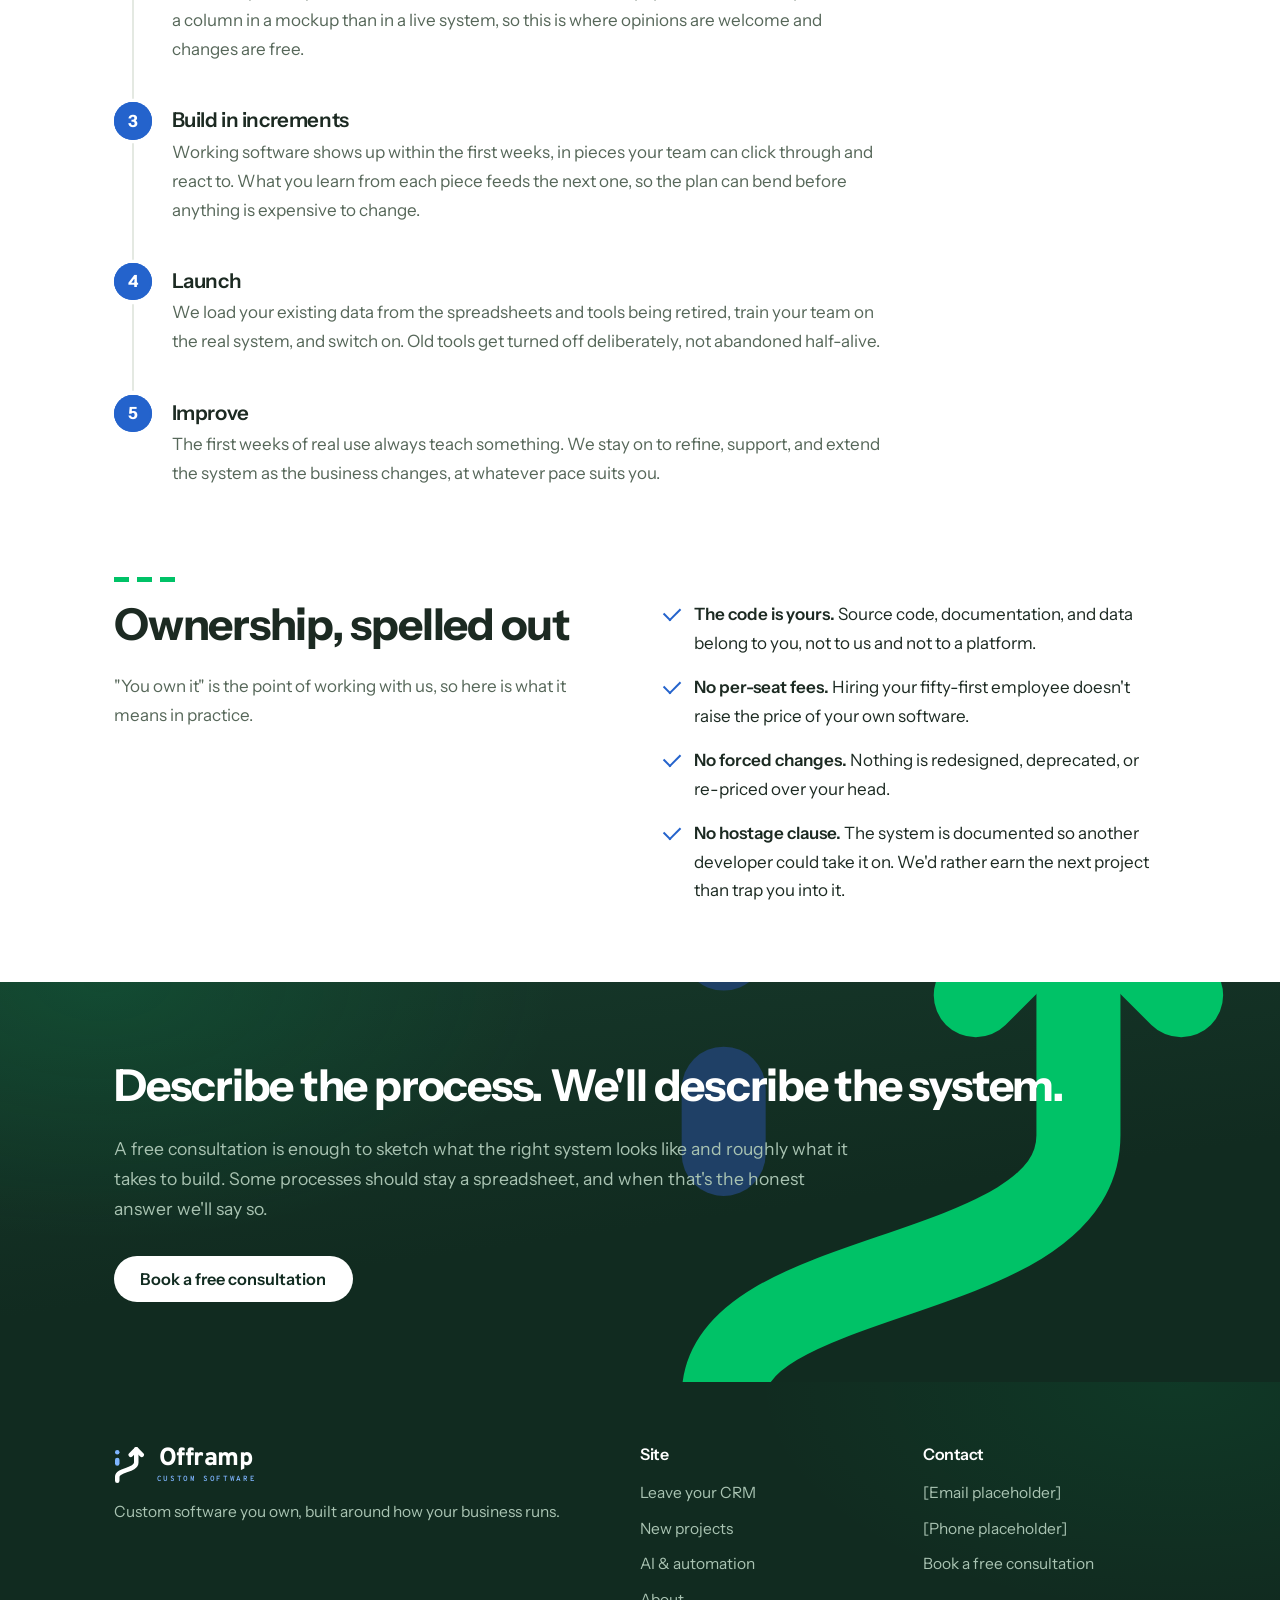
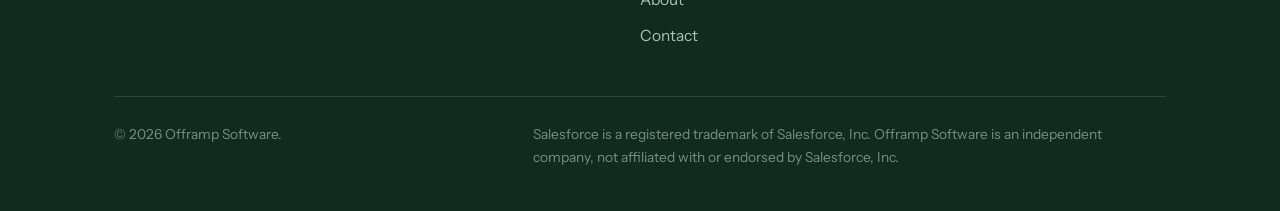
<file: new-projects.html>
<!doctype html>
<html lang="en">
<head>
<meta charset="utf-8">
<meta name="viewport" content="width=device-width, initial-scale=1">
<title>Custom software development, built around your process | Offramp Software</title>
<meta name="description" content="Custom software development for operations that have outgrown spreadsheets and off-the-shelf tools: internal systems, customer portals, CRMs, and integrations, built around how your team works and owned by you.">
<meta property="og:type" content="website">
<meta property="og:site_name" content="Offramp Software">
<meta property="og:title" content="Custom software development, built around your process">
<meta property="og:description" content="Internal systems, customer portals, CRMs, and integrations for teams that have outgrown spreadsheets and off-the-shelf tools. Owned by you.">
<meta property="og:url" content="https://www.offrampsoftware.com/new-projects">
<meta property="og:image" content="https://www.offrampsoftware.com/og-image.png">
<meta property="og:image:width" content="1200">
<meta property="og:image:height" content="630">
<meta name="twitter:card" content="summary_large_image">
<link rel="icon" href="favicon.svg" type="image/svg+xml">
<link rel="preconnect" href="https://fonts.googleapis.com">
<link rel="preconnect" href="https://fonts.gstatic.com" crossorigin>
<link href="https://fonts.googleapis.com/css2?family=Instrument+Sans:ital,wght@0,400;0,500;0,600;0,700;1,400&family=Overpass:wght@800&family=Overpass+Mono:wght@600&display=swap" rel="stylesheet">
<link rel="stylesheet" href="styles.css">
</head>
<body>
<a class="skip-link" href="#main">Skip to content</a>

<header class="site-header">
  <div class="shell header-row">
    <a class="brand" href="/" aria-label="Offramp Software, home"><img class="brand-logo" src="logo-light.svg" alt="" width="62" height="75"><span class="brand-text"><span class="brand-name">Offramp</span><span class="brand-sub">Custom Software</span></span></a>
    <button class="nav-toggle" aria-expanded="false" aria-controls="site-nav" aria-label="Menu">
      <span class="nav-toggle-bars" aria-hidden="true"><span></span><span></span><span></span></span>
    </button>
    <nav class="site-nav" id="site-nav" aria-label="Main">
      <a href="/crm-migration">Leave your CRM</a>
      <a href="/new-projects" aria-current="page">New projects</a>
      <a href="/automation">AI &amp; automation</a>
      <a href="/about">About</a>
      <a href="/contact">Contact</a>
    </nav>
    <a class="btn btn-primary header-cta" href="/contact">Book a free consultation</a>
  </div>
</header>

<main id="main">

  <section class="page-intro">
    <div class="shell">
      <h1>Custom software, built around how you already work</h1>
      <p class="lede">Somewhere in your company there's a process that runs the place, and it lives in spreadsheets and a handful of tools that don't talk to each other. We build the single system that process deserved from the start.</p>
    </div>
  </section>

  <section class="section" aria-labelledby="build-heading">
    <div class="shell">
      <h2 id="build-heading">What we build</h2>
      <div class="card-grid">
        <article class="card">
          <svg class="card-icon" viewBox="0 0 48 48" fill="none" stroke="currentColor" stroke-width="3.2" stroke-linecap="round" stroke-linejoin="round" aria-hidden="true" focusable="false">
            <rect x="9" y="9" width="13" height="13" rx="3"/>
            <rect x="26" y="9" width="13" height="13" rx="3"/>
            <rect x="9" y="26" width="13" height="13" rx="3"/>
            <rect x="26" y="26" width="13" height="13" rx="3"/>
          </svg>
          <h3>Internal tools</h3>
          <p>Operations systems for scheduling, quoting, inventory, job tracking, and the handoffs between departments that email was never meant to carry.</p>
        </article>
        <article class="card">
          <svg class="card-icon" viewBox="0 0 48 48" fill="none" stroke="currentColor" stroke-width="3.2" stroke-linecap="round" stroke-linejoin="round" aria-hidden="true" focusable="false">
            <rect x="7" y="10" width="34" height="28" rx="4"/>
            <path d="M7 19 H41"/>
            <circle cx="13" cy="14.5" r="1.5" fill="currentColor" stroke="none"/>
            <circle cx="18.5" cy="14.5" r="1.5" fill="currentColor" stroke="none"/>
          </svg>
          <h3>Customer portals</h3>
          <p>A place where your clients log in to see status, documents, and invoices for themselves, instead of asking your team by phone and email.</p>
        </article>
        <article class="card">
          <svg class="card-icon" viewBox="0 0 48 48" fill="none" stroke="currentColor" stroke-width="3.2" stroke-linecap="round" stroke-linejoin="round" aria-hidden="true" focusable="false">
            <path d="M8 10 H40 L29 25 V36 L19 41 V25 Z"/>
          </svg>
          <h3>Custom CRMs</h3>
          <p>Pipeline, accounts, and follow-up shaped around how your sales process actually runs, with the fields your team needs and none of the ones it doesn't.</p>
        </article>
        <article class="card">
          <svg class="card-icon" viewBox="0 0 48 48" fill="none" stroke="currentColor" stroke-width="3.2" stroke-linecap="round" stroke-linejoin="round" aria-hidden="true" focusable="false">
            <circle cx="14.5" cy="24" r="7"/>
            <circle cx="33.5" cy="24" r="7"/>
            <path d="M21.5 24 H26.5"/>
          </svg>
          <h3>Integrations and automation</h3>
          <p>Connections between the systems you're keeping, like accounting or e-commerce, so data is entered once and flows where it's needed.</p>
        </article>
      </div>
    </div>
  </section>

  <section class="section" aria-labelledby="process-heading">
    <div class="shell">
      <h2 id="process-heading">How a project runs</h2>
      <ol class="steps">
        <li>
          <h3>Scope</h3>
          <p>We sit with the people who do the work and map the process as they describe it, including the exceptions nobody ever wrote down. You get a written scope: what the system covers, who uses it, what data moves in, and what it will cost.</p>
        </li>
        <li>
          <h3>Design</h3>
          <p>Before any code, you see the screens and the data model on paper. It's much cheaper to move a column in a mockup than in a live system, so this is where opinions are welcome and changes are free.</p>
        </li>
        <li>
          <h3>Build in increments</h3>
          <p>Working software shows up within the first weeks, in pieces your team can click through and react to. What you learn from each piece feeds the next one, so the plan can bend before anything is expensive to change.</p>
        </li>
        <li>
          <h3>Launch</h3>
          <p>We load your existing data from the spreadsheets and tools being retired, train your team on the real system, and switch on. Old tools get turned off deliberately, not abandoned half-alive.</p>
        </li>
        <li>
          <h3>Improve</h3>
          <p>The first weeks of real use always teach something. We stay on to refine, support, and extend the system as the business changes, at whatever pace suits you.</p>
        </li>
      </ol>
    </div>
  </section>

  <section class="section" aria-labelledby="own-heading">
    <div class="shell split">
      <div>
        <h2 id="own-heading">Ownership, spelled out</h2>
        <p class="measure" style="color: var(--muted);">"You own it" is the point of working with us, so here is what it means in practice.</p>
      </div>
      <ul class="plain-list">
        <li><strong>The code is yours.</strong> Source code, documentation, and data belong to you, not to us and not to a platform.</li>
        <li><strong>No per-seat fees.</strong> Hiring your fifty-first employee doesn't raise the price of your own software.</li>
        <li><strong>No forced changes.</strong> Nothing is redesigned, deprecated, or re-priced over your head.</li>
        <li><strong>No hostage clause.</strong> The system is documented so another developer could take it on. We'd rather earn the next project than trap you into it.</li>
      </ul>
    </div>
  </section>

  <section class="band-dark cta-band" aria-labelledby="cta-heading">
    <svg class="band-art" viewBox="17.5 11.5 62 75" aria-hidden="true" focusable="false">
      <path d="M24 46 L24 39" fill="none" stroke="#1F4066" stroke-width="9" stroke-linecap="round"/>
      <circle cx="24" cy="24" r="4.5" fill="#1F4066"/>
      <path d="M24 80 L24 72 C24 58 62 60 62 44 L62 18" fill="none" stroke="#00C267" stroke-width="9" stroke-linecap="round"/>
      <path d="M51 29 L62 18 L73 29" fill="none" stroke="#00C267" stroke-width="9" stroke-linecap="round" stroke-linejoin="round"/>
    </svg>
    <div class="shell">
      <h2 id="cta-heading">Describe the process. We'll describe the system.</h2>
      <p>A free consultation is enough to sketch what the right system looks like and roughly what it takes to build. Some processes should stay a spreadsheet, and when that's the honest answer we'll say so.</p>
      <div class="hero-actions">
        <a class="btn btn-light" href="/contact">Book a free consultation</a>
      </div>
    </div>
  </section>

</main>

<footer class="site-footer">
  <div class="shell">
    <div class="footer-grid">
      <div>
        <a class="brand" href="/" aria-label="Offramp Software, home"><img class="brand-logo" src="logo-dark.svg" alt="" width="62" height="75"><span class="brand-text"><span class="brand-name">Offramp</span><span class="brand-sub">Custom Software</span></span></a>
        <p>Custom software you own, built around how your business runs.</p>
      </div>
      <nav aria-label="Footer">
        <h2 class="footer-heading">Site</h2>
        <ul class="footer-links">
          <li><a href="/crm-migration">Leave your CRM</a></li>
          <li><a href="/new-projects">New projects</a></li>
          <li><a href="/automation">AI &amp; automation</a></li>
          <li><a href="/about">About</a></li>
          <li><a href="/contact">Contact</a></li>
        </ul>
      </nav>
      <div>
        <h2 class="footer-heading">Contact</h2>
        <ul class="footer-links">
          <li>[Email placeholder]</li>
          <li>[Phone placeholder]</li>
          <li><a href="/contact">Book a free consultation</a></li>
        </ul>
      </div>
    </div>
    <div class="footer-legal">
      <p>© 2026 Offramp Software.</p>
      <p>Salesforce is a registered trademark of Salesforce, Inc. Offramp Software is an independent company, not affiliated with or endorsed by Salesforce, Inc.</p>
    </div>
  </div>
</footer>

<script src="site.js" defer></script>

</body>
</html>
</file>
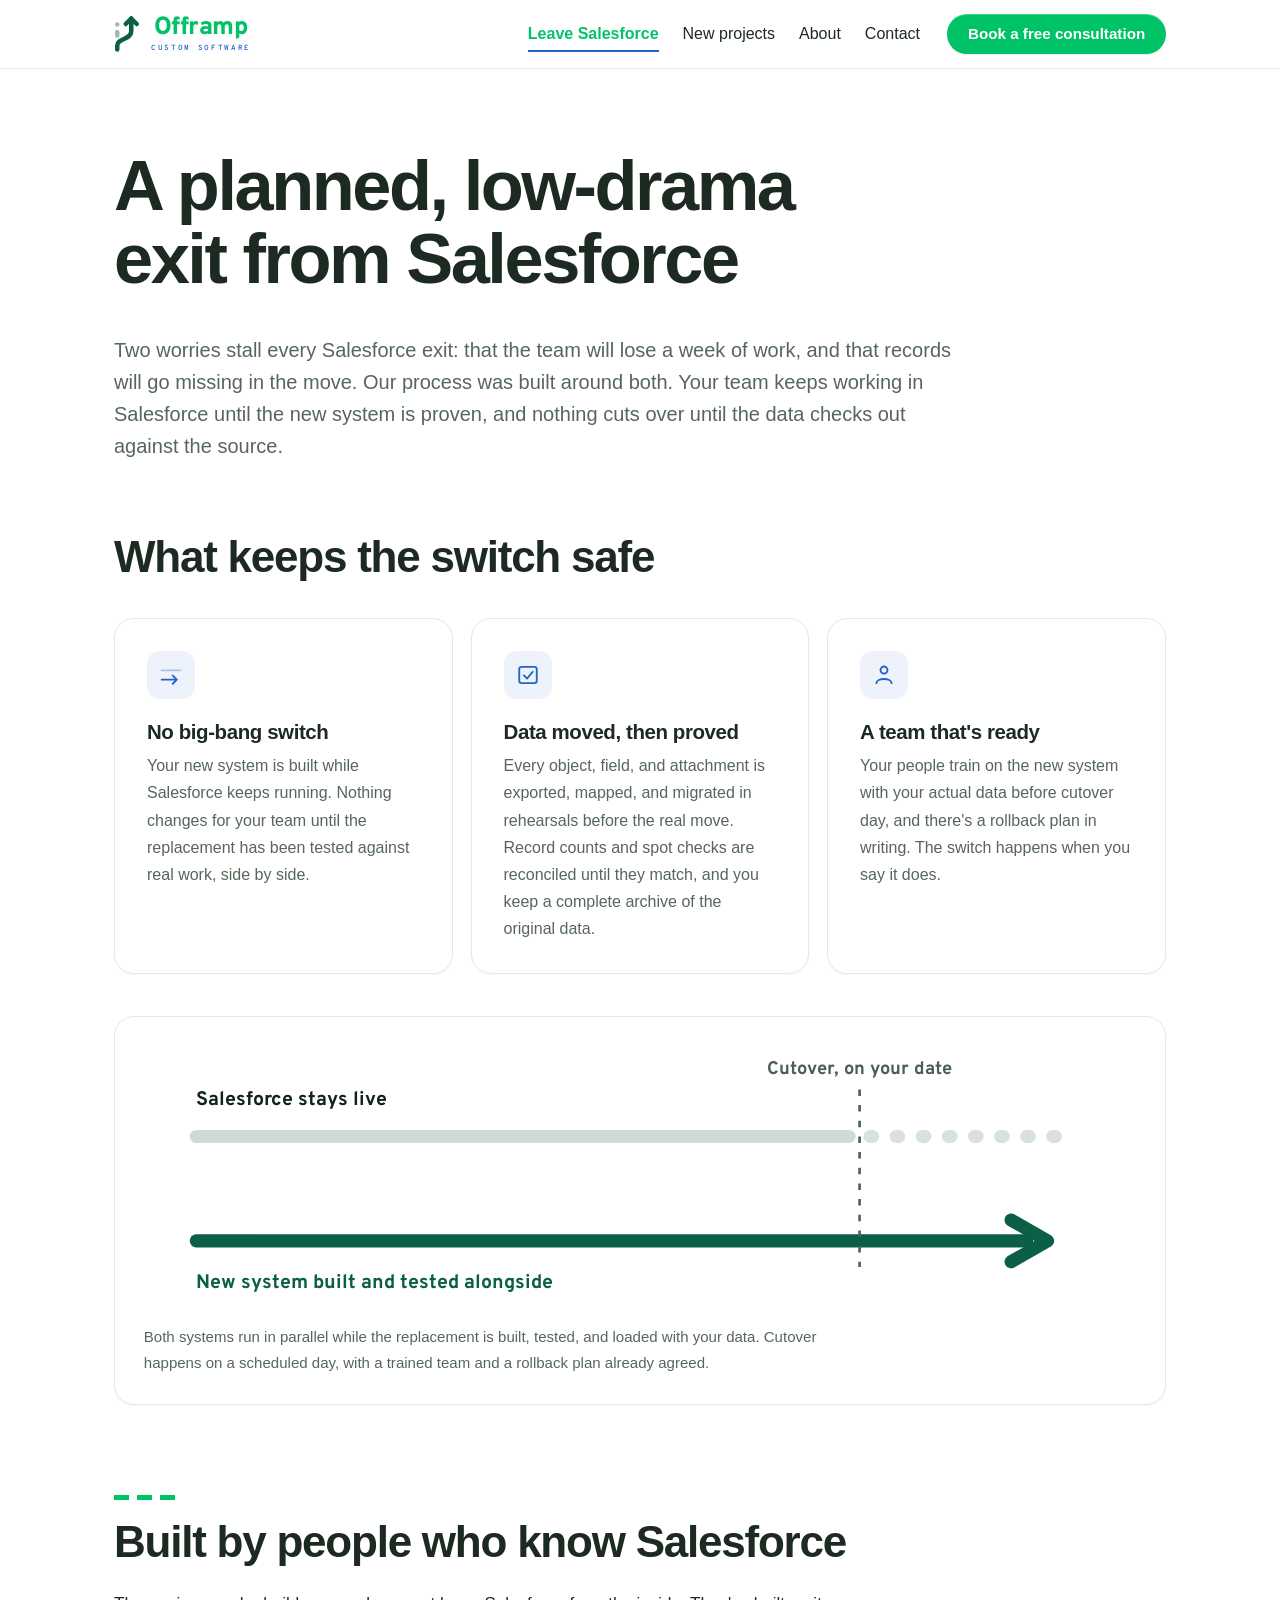
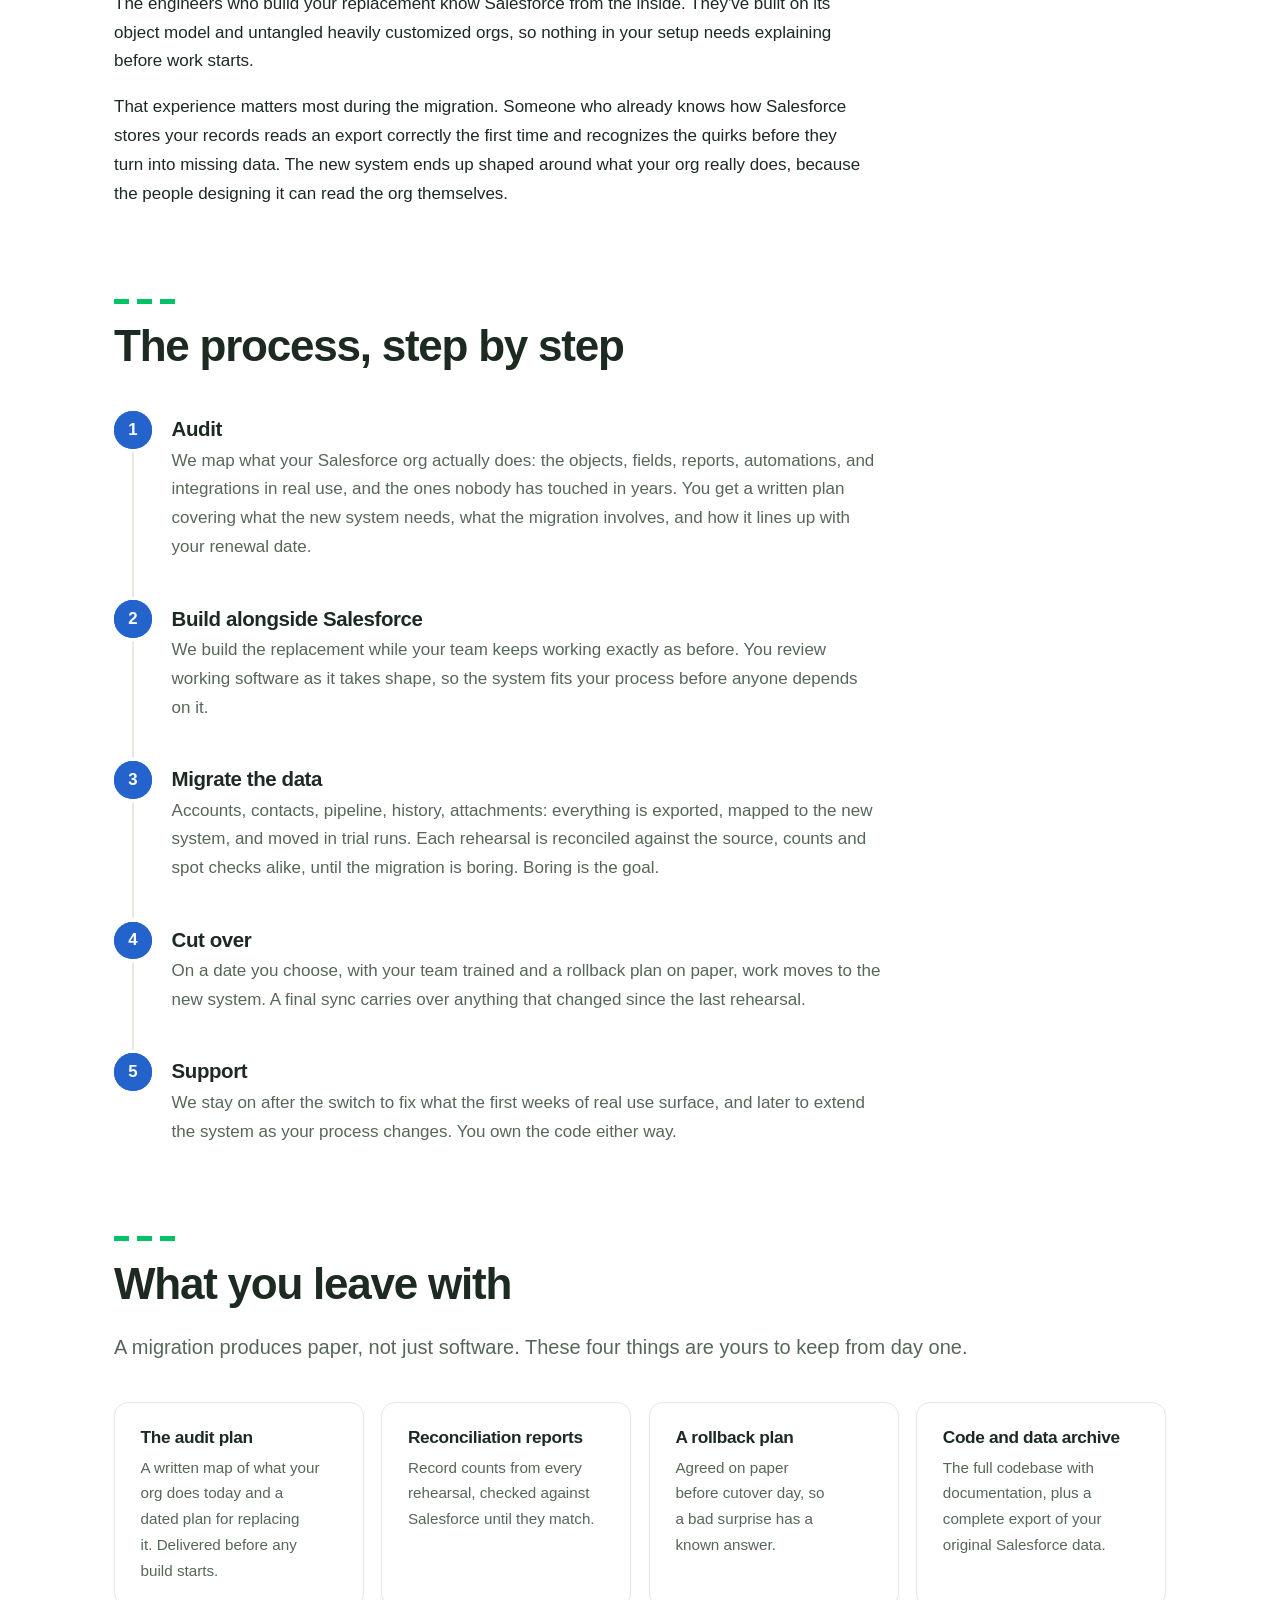
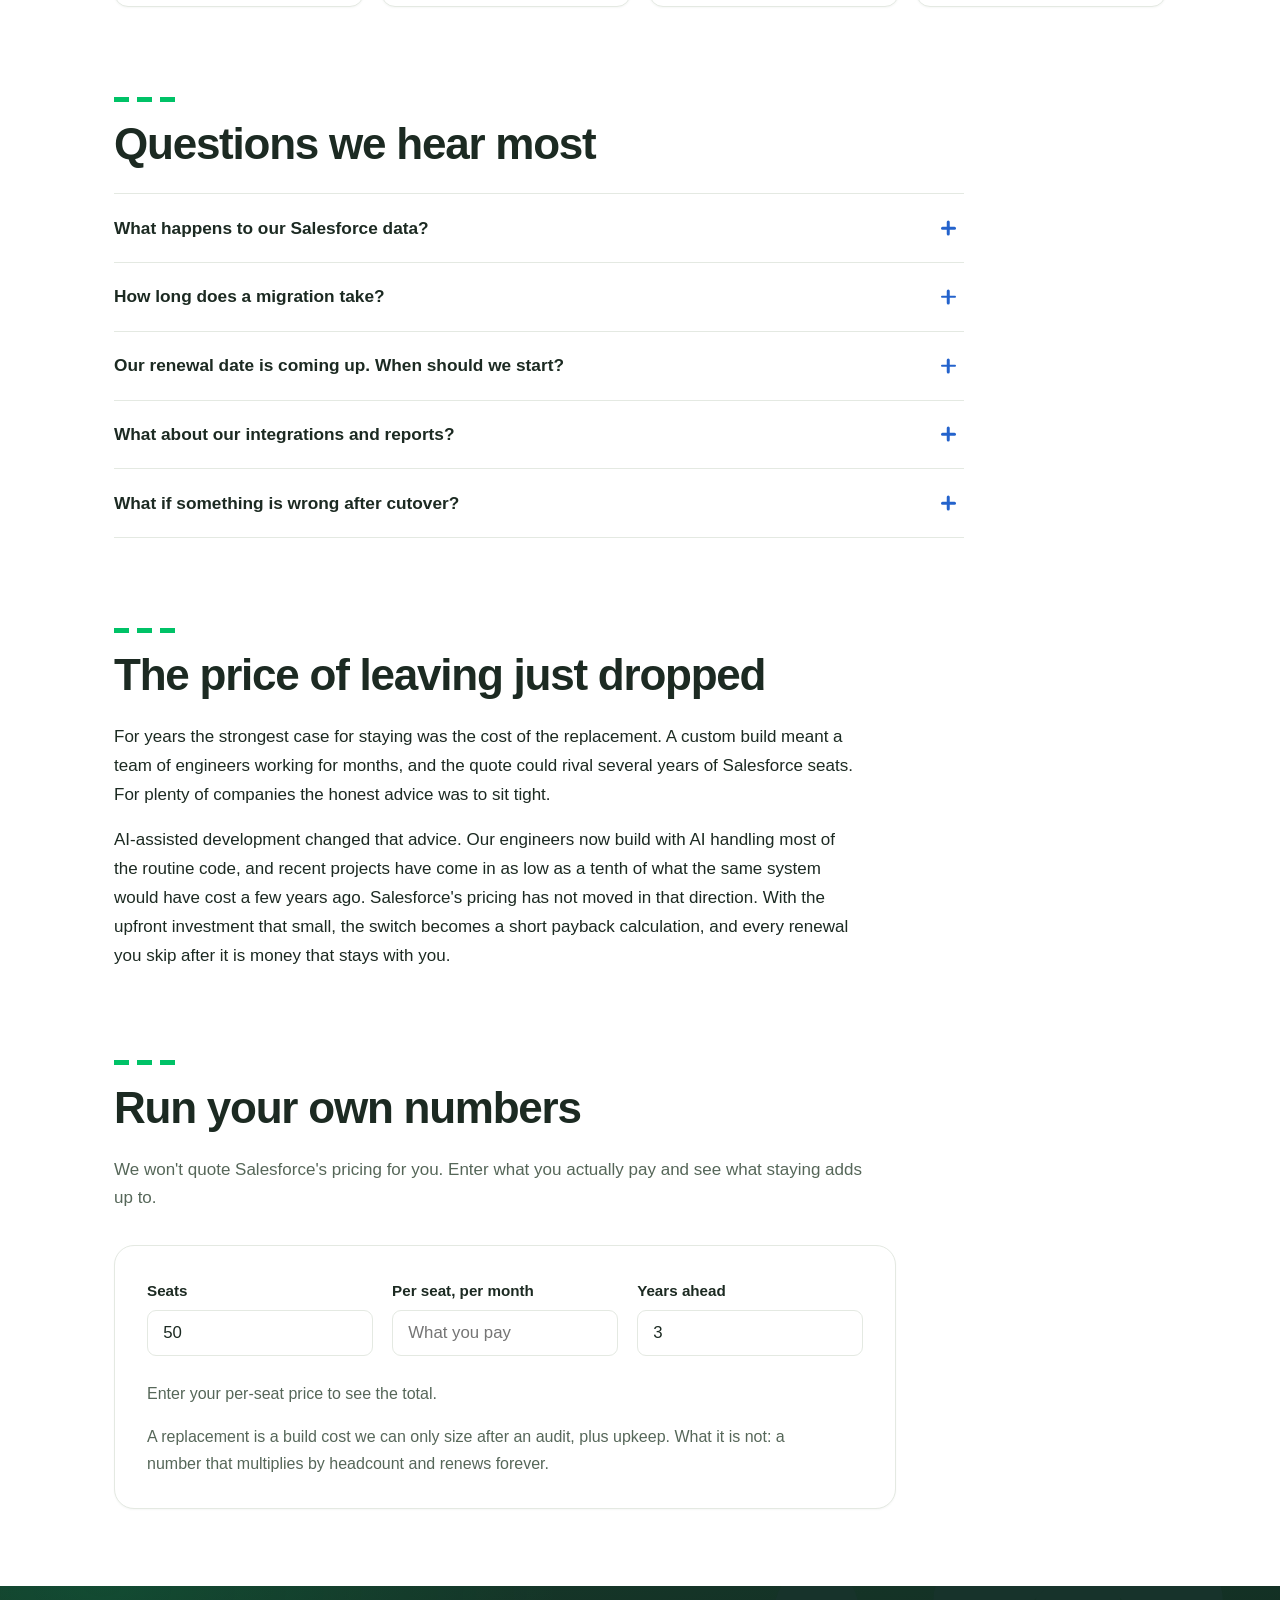
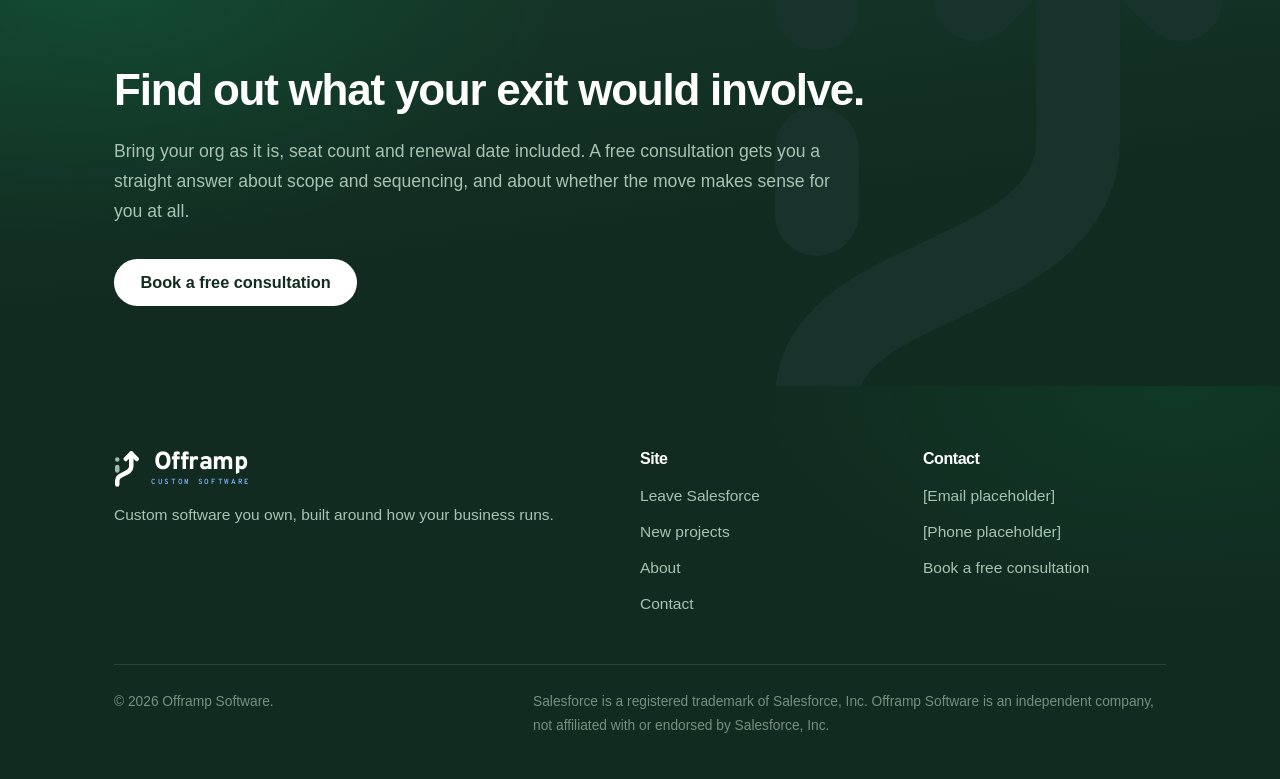
<file: salesforce-migration.html>
<!doctype html>
<html lang="en">
<head>
<meta charset="utf-8">
<meta name="viewport" content="width=device-width, initial-scale=1">
<title>Migrate off Salesforce: a planned, low-drama exit | Offramp Software</title>
<meta name="description" content="A Salesforce alternative you own outright. Offramp Software builds your replacement system alongside your current Salesforce org, migrates and reconciles your data, and cuts over only when your team is ready.">
<meta property="og:type" content="website">
<meta property="og:site_name" content="Offramp Software">
<meta property="og:title" content="Migrate off Salesforce: a planned, low-drama exit">
<meta property="og:description" content="Your replacement system is built alongside your current org, your data is migrated and reconciled in rehearsals, and cutover happens on a date you choose.">
<meta property="og:url" content="https://YOUR-DOMAIN/salesforce-migration.html">
<meta property="og:image" content="https://YOUR-DOMAIN/og-image.png">
<meta property="og:image:width" content="1200">
<meta property="og:image:height" content="630">
<meta name="twitter:card" content="summary_large_image">
<link rel="icon" href="favicon.svg" type="image/svg+xml">
<link rel="preconnect" href="https://fonts.googleapis.com">
<link rel="preconnect" href="https://fonts.gstatic.com" crossorigin>
<link href="https://fonts.googleapis.com/css2?family=Overpass:wght@400;600;700;800&family=Overpass+Mono:wght@600;700&display=swap" rel="stylesheet">
<link rel="stylesheet" href="styles.css">
</head>
<body>
<a class="skip-link" href="#main">Skip to content</a>

<header class="site-header">
  <div class="shell header-row">
    <a class="brand" href="index.html" aria-label="Offramp Software, home">
      <svg class="logo-mark" viewBox="22.5 11.5 52 75" width="26" height="38" aria-hidden="true" focusable="false">
        <path d="M29 52 L29 45" fill="none" stroke="#A3B8AF" stroke-width="9" stroke-linecap="round"/>
        <circle cx="29" cy="30" r="4.5" fill="#A3B8AF"/>
        <path d="M29 80 L29 72 C29 58 57 60 57 44 L57 18" fill="none" stroke="#0B5F47" stroke-width="9" stroke-linecap="round"/>
        <path d="M46 29 L57 18 L68 29" fill="none" stroke="#0B5F47" stroke-width="9" stroke-linecap="round" stroke-linejoin="round"/>
      </svg>
      <span class="brand-text"><span class="brand-name">Offramp</span><span class="brand-sub">Custom Software</span></span>
    </a>
    <button class="nav-toggle" aria-expanded="false" aria-controls="site-nav" aria-label="Menu">
      <span class="nav-toggle-bars" aria-hidden="true"><span></span><span></span><span></span></span>
    </button>
    <nav class="site-nav" id="site-nav" aria-label="Main">
      <a href="salesforce-migration.html" aria-current="page">Leave Salesforce</a>
      <a href="new-projects.html">New projects</a>
      <a href="about.html">About</a>
      <a href="contact.html">Contact</a>
    </nav>
    <a class="btn btn-primary header-cta" href="contact.html">Book a free consultation</a>
  </div>
</header>

<main id="main">

  <section class="page-intro">
    <div class="shell">
      <h1>A planned, low-drama exit from Salesforce</h1>
      <p class="lede">Two worries stall every Salesforce exit: that the team will lose a week of work, and that records will go missing in the move. Our process was built around both. Your team keeps working in Salesforce until the new system is proven, and nothing cuts over until the data checks out against the source.</p>
    </div>
  </section>

  <section class="section" aria-labelledby="safe-heading">
    <div class="shell">
      <h2 id="safe-heading">What keeps the switch safe</h2>
      <div class="card-grid">
        <article class="card">
          <svg class="card-icon" viewBox="0 0 48 48" fill="none" stroke="currentColor" stroke-width="3.2" stroke-linecap="round" stroke-linejoin="round" aria-hidden="true" focusable="false">
            <path d="M8 16 H40" opacity="0.35"/>
            <path d="M8 32 H31"/>
            <path d="M27 25 L34 32 L27 39"/>
          </svg>
          <h3>No big-bang switch</h3>
          <p>Your new system is built while Salesforce keeps running. Nothing changes for your team until the replacement has been tested against real work, side by side.</p>
        </article>
        <article class="card">
          <svg class="card-icon" viewBox="0 0 48 48" fill="none" stroke="currentColor" stroke-width="3.2" stroke-linecap="round" stroke-linejoin="round" aria-hidden="true" focusable="false">
            <rect x="9" y="10" width="30" height="28" rx="4"/>
            <path d="M17 24.5 L22.5 30 L32 18.5"/>
          </svg>
          <h3>Data moved, then proved</h3>
          <p>Every object, field, and attachment is exported, mapped, and migrated in rehearsals before the real move. Record counts and spot checks are reconciled until they match, and you keep a complete archive of the original data.</p>
        </article>
        <article class="card">
          <svg class="card-icon" viewBox="0 0 48 48" fill="none" stroke="currentColor" stroke-width="3.2" stroke-linecap="round" stroke-linejoin="round" aria-hidden="true" focusable="false">
            <circle cx="24" cy="15.5" r="6"/>
            <path d="M11 38 C11 28.5 37 28.5 37 38"/>
          </svg>
          <h3>A team that's ready</h3>
          <p>Your people train on the new system with your actual data before cutover day, and there's a rollback plan in writing. The switch happens when you say it does.</p>
        </article>
      </div>

      <figure class="diagram">
        <svg viewBox="0 0 760 200" role="img" aria-label="Timeline diagram: the Salesforce system stays live while the new system is built and tested alongside it; at a planned cutover date, work moves to the new system and Salesforce winds down.">
          <text x="40" y="46" font-family="Overpass, sans-serif" font-size="15" font-weight="700" fill="#10231D">Salesforce stays live</text>
          <path d="M40 70 H 540" fill="none" stroke="#CFDAD3" stroke-width="10" stroke-linecap="round"/>
          <path d="M556 70 H 700" fill="none" stroke="#CFDAD3" stroke-width="10" stroke-linecap="round" stroke-dasharray="2 18" opacity="0.8"/>
          <text x="40" y="186" font-family="Overpass, sans-serif" font-size="15" font-weight="700" fill="#0B5F47">New system built and tested alongside</text>
          <path class="t-green" style="--len:636" d="M40 150 H 676" fill="none" stroke="#0B5F47" stroke-width="10" stroke-linecap="round"/>
          <path class="t-arrow" d="M664 134 L 692 150 L 664 166" fill="none" stroke="#0B5F47" stroke-width="10" stroke-linecap="round" stroke-linejoin="round"/>
          <g class="t-cut">
            <path d="M548 34 V 170" fill="none" stroke="#4A5F57" stroke-width="2" stroke-dasharray="5 7"/>
            <text x="548" y="22" text-anchor="middle" font-family="Overpass, sans-serif" font-size="14" font-weight="700" fill="#4A5F57">Cutover, on your date</text>
          </g>
        </svg>
        <figcaption class="diagram-caption">Both systems run in parallel while the replacement is built, tested, and loaded with your data. Cutover happens on a scheduled day, with a trained team and a rollback plan already agreed.</figcaption>
      </figure>
    </div>
  </section>

  <section class="section" aria-labelledby="experience-heading">
    <div class="shell">
      <h2 id="experience-heading">Built by people who know Salesforce</h2>
      <div class="measure">
        <p>The engineers who build your replacement know Salesforce from the inside. They've built on its object model and untangled heavily customized orgs, so nothing in your setup needs explaining before work starts.</p>
        <p>That experience matters most during the migration. Someone who already knows how Salesforce stores your records reads an export correctly the first time and recognizes the quirks before they turn into missing data. The new system ends up shaped around what your org really does, because the people designing it can read the org themselves.</p>
      </div>
    </div>
  </section>

  <section class="section" aria-labelledby="process-heading">
    <div class="shell">
      <h2 id="process-heading">The process, step by step</h2>
      <ol class="steps">
        <li>
          <h3>Audit</h3>
          <p>We map what your Salesforce org actually does: the objects, fields, reports, automations, and integrations in real use, and the ones nobody has touched in years. You get a written plan covering what the new system needs, what the migration involves, and how it lines up with your renewal date.</p>
        </li>
        <li>
          <h3>Build alongside Salesforce</h3>
          <p>We build the replacement while your team keeps working exactly as before. You review working software as it takes shape, so the system fits your process before anyone depends on it.</p>
        </li>
        <li>
          <h3>Migrate the data</h3>
          <p>Accounts, contacts, pipeline, history, attachments: everything is exported, mapped to the new system, and moved in trial runs. Each rehearsal is reconciled against the source, counts and spot checks alike, until the migration is boring. Boring is the goal.</p>
        </li>
        <li>
          <h3>Cut over</h3>
          <p>On a date you choose, with your team trained and a rollback plan on paper, work moves to the new system. A final sync carries over anything that changed since the last rehearsal.</p>
        </li>
        <li>
          <h3>Support</h3>
          <p>We stay on after the switch to fix what the first weeks of real use surface, and later to extend the system as your process changes. You own the code either way.</p>
        </li>
      </ol>
    </div>
  </section>

  <section class="section" aria-labelledby="deliverables-heading">
    <div class="shell">
      <h2 id="deliverables-heading">What you leave with</h2>
      <p class="lede measure">A migration produces paper, not just software. These four things are yours to keep from day one.</p>
      <div class="deliverables">
        <div class="deliverable">
          <h3>The audit plan</h3>
          <p>A written map of what your org does today and a dated plan for replacing it. Delivered before any build starts.</p>
        </div>
        <div class="deliverable">
          <h3>Reconciliation reports</h3>
          <p>Record counts from every rehearsal, checked against Salesforce until they match.</p>
        </div>
        <div class="deliverable">
          <h3>A rollback plan</h3>
          <p>Agreed on paper before cutover day, so a bad surprise has a known answer.</p>
        </div>
        <div class="deliverable">
          <h3>Code and data archive</h3>
          <p>The full codebase with documentation, plus a complete export of your original Salesforce data.</p>
        </div>
      </div>
    </div>
  </section>

  <section class="section" aria-labelledby="faq-heading">
    <div class="shell">
      <h2 id="faq-heading">Questions we hear most</h2>
      <div class="faq">
        <details>
          <summary>What happens to our Salesforce data?</summary>
          <div class="faq-body"><p>All of it is exported before anything else happens, and you keep a complete archive regardless of what moves into the new system. The working data is mapped and migrated in rehearsals, and each rehearsal is reconciled against the source until the numbers match.</p></div>
        </details>
        <details>
          <summary>How long does a migration take?</summary>
          <div class="faq-body"><p>It depends on how much your org actually does: a lean sales pipeline is a different project from a decade of customization and integrations. That's what the audit is for. It ends with a written plan with dates, so the honest answer arrives early and in writing rather than as a surprise later.</p></div>
        </details>
        <details>
          <summary>Our renewal date is coming up. When should we start?</summary>
          <div class="faq-body"><p>Before it, with as much runway as you can give the project. The audit sizes the work against your renewal so you know whether to plan the cutover ahead of it or renew once more, possibly with fewer seats, while the replacement is built.</p></div>
        </details>
        <details>
          <summary>What about our integrations and reports?</summary>
          <div class="faq-body"><p>The audit inventories both. Integrations are rebuilt against the new system or connected directly, and the reports people actually use are recreated, usually simpler, because the system now matches the process.</p></div>
        </details>
        <details>
          <summary>What if something is wrong after cutover?</summary>
          <div class="faq-body"><p>There's a rollback plan agreed before the switch, your Salesforce org remains available for as long as your contract runs, and we stay on through a support period to fix whatever the first weeks of real use turn up.</p></div>
        </details>
      </div>
    </div>
  </section>

  <section class="section" aria-labelledby="economics-heading">
    <div class="shell">
      <h2 id="economics-heading">The price of leaving just dropped</h2>
      <div class="measure">
        <p>For years the strongest case for staying was the cost of the replacement. A custom build meant a team of engineers working for months, and the quote could rival several years of Salesforce seats. For plenty of companies the honest advice was to sit tight.</p>
        <p>AI-assisted development changed that advice. Our engineers now build with AI handling most of the routine code, and recent projects have come in as low as a tenth of what the same system would have cost a few years ago. Salesforce's pricing has not moved in that direction. With the upfront investment that small, the switch becomes a short payback calculation, and every renewal you skip after it is money that stays with you.</p>
      </div>
    </div>
  </section>

  <section class="section" aria-labelledby="calc-heading">
    <div class="shell">
      <h2 id="calc-heading">Run your own numbers</h2>
      <p class="measure" style="color: var(--muted);">We won't quote Salesforce's pricing for you. Enter what you actually pay and see what staying adds up to.</p>
      <div class="card calc">
        <div class="calc-grid">
          <div class="field">
            <label for="calc-seats">Seats</label>
            <input type="number" id="calc-seats" inputmode="numeric" min="1" max="100000" value="50">
          </div>
          <div class="field">
            <label for="calc-rate">Per seat, per month</label>
            <input type="number" id="calc-rate" inputmode="numeric" min="0" max="10000" placeholder="What you pay">
          </div>
          <div class="field">
            <label for="calc-years">Years ahead</label>
            <input type="number" id="calc-years" inputmode="numeric" min="1" max="10" value="3">
          </div>
        </div>
        <p class="calc-result" id="calc-out" aria-live="polite">Enter your per-seat price to see the total.</p>
        <p class="calc-note">A replacement is a build cost we can only size after an audit, plus upkeep. What it is not: a number that multiplies by headcount and renews forever.</p>
      </div>
    </div>
  </section>

  <section class="band-dark cta-band" aria-labelledby="cta-heading">
    <svg class="band-art" viewBox="22.5 11.5 52 75" aria-hidden="true" focusable="false">
      <path d="M29 52 L29 45" fill="none" stroke="#17332B" stroke-width="9" stroke-linecap="round"/>
      <circle cx="29" cy="30" r="4.5" fill="#17332B"/>
      <path d="M29 80 L29 72 C29 58 57 60 57 44 L57 18" fill="none" stroke="#17332B" stroke-width="9" stroke-linecap="round"/>
      <path d="M46 29 L57 18 L68 29" fill="none" stroke="#17332B" stroke-width="9" stroke-linecap="round" stroke-linejoin="round"/>
    </svg>
    <div class="shell">
      <h2 id="cta-heading">Find out what your exit would involve.</h2>
      <p>Bring your org as it is, seat count and renewal date included. A free consultation gets you a straight answer about scope and sequencing, and about whether the move makes sense for you at all.</p>
      <div class="hero-actions">
        <a class="btn btn-light" href="contact.html">Book a free consultation</a>
      </div>
    </div>
  </section>

</main>

<footer class="site-footer">
  <div class="shell">
    <div class="footer-grid">
      <div>
        <a class="brand" href="index.html" aria-label="Offramp Software, home">
          <svg class="logo-mark" viewBox="22.5 11.5 52 75" width="26" height="38" aria-hidden="true" focusable="false">
            <path d="M29 52 L29 45" fill="none" stroke="#A3B8AF" stroke-width="9" stroke-linecap="round"/>
            <circle cx="29" cy="30" r="4.5" fill="#A3B8AF"/>
            <path d="M29 80 L29 72 C29 58 57 60 57 44 L57 18" fill="none" stroke="#FFFFFF" stroke-width="9" stroke-linecap="round"/>
            <path d="M46 29 L57 18 L68 29" fill="none" stroke="#FFFFFF" stroke-width="9" stroke-linecap="round" stroke-linejoin="round"/>
          </svg>
          <span class="brand-text"><span class="brand-name">Offramp</span><span class="brand-sub">Custom Software</span></span>
        </a>
        <p>Custom software you own, built around how your business runs.</p>
      </div>
      <nav aria-label="Footer">
        <h2 class="footer-heading">Site</h2>
        <ul class="footer-links">
          <li><a href="salesforce-migration.html">Leave Salesforce</a></li>
          <li><a href="new-projects.html">New projects</a></li>
          <li><a href="about.html">About</a></li>
          <li><a href="contact.html">Contact</a></li>
        </ul>
      </nav>
      <div>
        <h2 class="footer-heading">Contact</h2>
        <ul class="footer-links">
          <li>[Email placeholder]</li>
          <li>[Phone placeholder]</li>
          <li><a href="contact.html">Book a free consultation</a></li>
        </ul>
      </div>
    </div>
    <div class="footer-legal">
      <p>© 2026 Offramp Software.</p>
      <p>Salesforce is a registered trademark of Salesforce, Inc. Offramp Software is an independent company, not affiliated with or endorsed by Salesforce, Inc.</p>
    </div>
  </div>
</footer>

<script>
(function () {
  var fig = document.querySelector('.diagram');
  if (fig && 'IntersectionObserver' in window &&
      !window.matchMedia('(prefers-reduced-motion: reduce)').matches) {
    fig.classList.add('will-animate');
    new IntersectionObserver(function (entries, obs) {
      entries.forEach(function (e) {
        if (e.isIntersecting) { fig.classList.add('in-view'); obs.disconnect(); }
      });
    }, { threshold: 0.4 }).observe(fig);
  }

  var seats = document.getElementById('calc-seats');
  var rate = document.getElementById('calc-rate');
  var years = document.getElementById('calc-years');
  var out = document.getElementById('calc-out');
  if (!seats) return;
  var fmt = new Intl.NumberFormat('en-US', { style: 'currency', currency: 'USD', maximumFractionDigits: 0 });
  function yearsWord(n) {
    return ({ 1: 'one year', 2: 'two years', 3: 'three years', 4: 'four years', 5: 'five years' })[n] || n + ' years';
  }
  var shown = 0, raf;
  function paint(v, y) {
    out.innerHTML = 'That comes to <strong>' + fmt.format(v) + '</strong> over ' + yearsWord(y) + ', and the meter keeps running after that.';
  }
  function update() {
    var s = Math.max(0, +seats.value || 0);
    var r = Math.max(0, +rate.value || 0);
    var y = Math.max(0, +years.value || 0);
    var total = s * r * 12 * y;
    if (total <= 0) {
      out.innerHTML = 'Enter your per-seat price to see the total.';
      shown = 0;
      return;
    }
    if (window.matchMedia('(prefers-reduced-motion: reduce)').matches) {
      shown = total;
      paint(total, y);
      return;
    }
    cancelAnimationFrame(raf);
    var start = shown, t0 = performance.now();
    raf = requestAnimationFrame(function step(now) {
      var p = Math.min(1, (now - t0) / 350);
      p = 1 - Math.pow(1 - p, 3);
      shown = Math.round(start + (total - start) * p);
      paint(shown, y);
      if (p < 1) raf = requestAnimationFrame(step);
    });
  }
  [seats, rate, years].forEach(function (el) { el.addEventListener('input', update); });
  update();
})();

(function () {
  var steps = document.querySelectorAll('.steps li');
  if (!steps.length || !('IntersectionObserver' in window) ||
      window.matchMedia('(prefers-reduced-motion: reduce)').matches) return;
  document.documentElement.classList.add('js-steps');
  var obs = new IntersectionObserver(function (entries) {
    entries.forEach(function (e) {
      if (e.isIntersecting) { e.target.classList.add('on'); obs.unobserve(e.target); }
    });
  }, { threshold: 0.35 });
  steps.forEach(function (li) { obs.observe(li); });
})();
</script>
<script src="site.js" defer></script>
<script type="application/ld+json">
{
  "@context": "https://schema.org",
  "@type": "FAQPage",
  "mainEntity": [
    {
      "@type": "Question",
      "name": "What happens to our Salesforce data?",
      "acceptedAnswer": {
        "@type": "Answer",
        "text": "All of it is exported before anything else happens, and you keep a complete archive regardless of what moves into the new system. The working data is mapped and migrated in rehearsals, and each rehearsal is reconciled against the source until the numbers match."
      }
    },
    {
      "@type": "Question",
      "name": "How long does a migration take?",
      "acceptedAnswer": {
        "@type": "Answer",
        "text": "It depends on how much your org actually does: a lean sales pipeline is a different project from a decade of customization and integrations. That's what the audit is for. It ends with a written plan with dates, so the honest answer arrives early and in writing rather than as a surprise later."
      }
    },
    {
      "@type": "Question",
      "name": "Our renewal date is coming up. When should we start?",
      "acceptedAnswer": {
        "@type": "Answer",
        "text": "Before it, with as much runway as you can give the project. The audit sizes the work against your renewal so you know whether to plan the cutover ahead of it or renew once more, possibly with fewer seats, while the replacement is built."
      }
    },
    {
      "@type": "Question",
      "name": "What about our integrations and reports?",
      "acceptedAnswer": {
        "@type": "Answer",
        "text": "The audit inventories both. Integrations are rebuilt against the new system or connected directly, and the reports people actually use are recreated, usually simpler, because the system now matches the process."
      }
    },
    {
      "@type": "Question",
      "name": "What if something is wrong after cutover?",
      "acceptedAnswer": {
        "@type": "Answer",
        "text": "There's a rollback plan agreed before the switch, your Salesforce org remains available for as long as your contract runs, and we stay on through a support period to fix whatever the first weeks of real use turn up."
      }
    }
  ]
}
</script>

</body>
</html>
</file>
<file: styles.css>
/* Offramp Software — site styles
   Type: Instrument Sans (display + body); the logo lockup keeps Overpass,
   drawn from highway-signage lettering. Palette: guide-sign pine on green-tinted paper,
   with one amber road-marking accent used sparingly. */

:root {
  --pine: #00C267;
  --pine-deep: #00C267;
  --pine-tint: rgba(0, 194, 103, 0.07);
  --ink: #1C2A22;
  --paper: #FFFFFF;
  --surface: #F4F7F3;
  --card: #FFFFFF;
  --muted: #566759;
  --night: #112B20;
  --mint: #A9C3B2;
  --line: #E4E9E2;
  --line-dark: #27463A;
  --amber: #C99A2E;
  --blue: #2463CC;
  --blue-sky: #7FB5FF;
  --radius-lg: 20px;
  --radius-md: 14px;
  --radius-sm: 9px;
  --font: "Instrument Sans", "Helvetica Neue", Arial, sans-serif;
  --display: "Instrument Sans", "Helvetica Neue", Arial, sans-serif;
}

* { box-sizing: border-box; }

html { scroll-behavior: smooth; }
@media (prefers-reduced-motion: reduce) {
  html { scroll-behavior: auto; }
  *, *::before, *::after { transition: none !important; }
}

body {
  margin: 0;
  background: var(--paper);
  color: var(--ink);
  font-family: var(--font);
  font-size: 1.0625rem;
  line-height: 1.7;
  -webkit-font-smoothing: antialiased;
}

::selection { background: rgba(36, 99, 204, 0.2); }

h1, h2, h3 {
  font-family: var(--display);
  line-height: 1.08;
  letter-spacing: -0.02em;
  text-wrap: balance;
  margin: 0 0 0.55em;
}
h1 { font-size: clamp(2.6rem, 6.2vw, 4.4rem); font-weight: 700; letter-spacing: -0.035em; line-height: 1.04; }
h2 { font-size: clamp(1.9rem, 3.7vw, 2.75rem); font-weight: 700; letter-spacing: -0.028em; }
h3 { font-size: 1.28rem; font-weight: 600; line-height: 1.25; }

p { margin: 0 0 1em; }
p:last-child { margin-bottom: 0; }
p, li { text-wrap: pretty; }

/* Lane-marking stripe above section headings: a divider between sections,
   so the first section on a page (nothing above it to divide) goes without. */
.section + .section h2[id]::before {
  content: "";
  display: block;
  width: 61px; /* three 15px dashes with 8px gaps, no partial dash at the end */
  height: 5px;
  background: repeating-linear-gradient(90deg, var(--pine) 0 15px, transparent 15px 23px);
  margin-bottom: 1.15rem;
}

a { color: var(--pine); text-decoration-thickness: 1.5px; text-underline-offset: 3px; }
a:hover { color: var(--blue); }

a:focus-visible,
button:focus-visible,
input:focus-visible,
textarea:focus-visible,
select:focus-visible,
summary:focus-visible {
  outline: 2.5px solid var(--blue);
  outline-offset: 2px;
  border-radius: 4px;
}

.skip-link {
  position: absolute;
  left: -999px;
  top: 0;
  background: var(--ink);
  color: #fff;
  padding: 0.6rem 1rem;
  z-index: 100;
}
.skip-link:focus { left: 0.5rem; top: 0.5rem; }

.sr-only {
  position: absolute;
  width: 1px;
  height: 1px;
  padding: 0;
  margin: -1px;
  overflow: hidden;
  clip: rect(0, 0, 0, 0);
  white-space: nowrap;
  border: 0;
}

.shell {
  max-width: 1100px;
  margin: 0 auto;
  padding: 0 1.5rem;
}

/* ---------- Header ---------- */

.site-header {
  background: rgba(255, 255, 255, 0.85);
  backdrop-filter: blur(12px);
  -webkit-backdrop-filter: blur(12px);
  border-bottom: 1px solid var(--line);
  position: sticky;
  top: 0;
  z-index: 50;
}

.header-row {
  display: flex;
  align-items: center;
  gap: 1.7rem;
  padding-top: 0.9rem;
  padding-bottom: 0.9rem;
  flex-wrap: wrap;
}

.brand {
  display: flex;
  align-items: center;
  gap: 0.7rem;
  text-decoration: none;
  color: var(--ink);
  margin-right: auto;
}
.brand-logo { display: block; height: 38px; width: auto; }
.brand-text { display: flex; flex-direction: column; align-items: center; line-height: 1; }
.brand-name {
  /* lockup matches the original Overpass wordmark exactly */
  font-family: "Overpass", "Helvetica Neue", Arial, sans-serif;
  font-size: 1.55rem;
  font-weight: 800;
  letter-spacing: -0.02em;
  color: #00C267; /* same green as the logo route */
}
.brand-sub {
  /* tracked out so the tagline runs the same width as the name above it */
  font-family: "Overpass Mono", "SF Mono", Menlo, monospace;
  font-size: 0.47rem;
  font-weight: 600;
  letter-spacing: 0.22em;
  margin-right: -0.22em; /* balance the trailing letter-space so centering is optical */
  text-transform: uppercase;
  color: #2463CC;
  margin-top: 0.24rem;
}

.site-nav {
  display: flex;
  gap: 1.5rem;
  flex-wrap: wrap;
}
.site-nav a {
  color: var(--ink);
  text-decoration: none;
  font-weight: 500;
  font-size: 1rem;
  padding: 0.25rem 0;
  transition: color 140ms ease;
}
.site-nav a:hover { color: var(--blue); }
.site-nav a[aria-current="page"] {
  color: var(--pine);
  font-weight: 600;
  box-shadow: inset 0 -2px 0 var(--blue);
}

/* ---------- Buttons ---------- */

.btn {
  display: inline-block;
  font-family: var(--font);
  font-weight: 600;
  font-size: 1.02rem;
  line-height: 1;
  padding: 0.95rem 1.65rem;
  border-radius: 999px;
  text-decoration: none;
  border: 0;
  cursor: pointer;
  transition: background 160ms ease, color 160ms ease, box-shadow 160ms ease, transform 160ms ease;
}
.btn:active { transform: translateY(0); }
.btn-primary {
  background: var(--pine);
  color: #fff;
  box-shadow: inset 0 1px 0 rgba(255, 255, 255, 0.25), 0 1px 2px rgba(17, 43, 32, 0.1);
}
.btn-primary:hover {
  background: var(--pine-deep);
  transform: translateY(-1.5px);
  box-shadow: inset 0 1px 0 rgba(255, 255, 255, 0.25), 0 8px 22px rgba(0, 194, 103, 0.3);
}
.btn-secondary {
  background: rgba(36, 99, 204, 0.06);
  color: var(--blue);
  box-shadow: inset 0 0 0 1.5px rgba(36, 99, 204, 0.4);
}
.btn-secondary:hover {
  background: rgba(36, 99, 204, 0.12);
  box-shadow: inset 0 0 0 1.5px var(--blue);
}
.btn-light {
  background: #fff;
  color: var(--night);
}
.btn-light:hover {
  background: var(--mint);
  color: var(--night);
  transform: translateY(-1.5px);
}

.header-cta { font-size: 0.95rem; padding: 0.75rem 1.3rem; }

/* ---------- Sections ---------- */

.section { padding: 4.8rem 0; }
.section + .section { padding-top: 0.8rem; }

.lede {
  font-size: 1.25rem;
  line-height: 1.6;
  color: var(--muted);
  max-width: 42em;
}

.measure { max-width: 44em; }

/* ---------- Hero ---------- */

.hero {
  padding: 6rem 0 5.2rem;
  position: relative;
}
.hero::before {
  content: "";
  position: absolute;
  inset: 0;
  z-index: -1;
  pointer-events: none;
  background:
    radial-gradient(46rem 28rem at 85% 0%, rgba(0, 194, 103, 0.1), transparent 62%),
    radial-gradient(52rem 30rem at 85% 0%, rgba(169, 195, 178, 0.22), transparent 65%),
    radial-gradient(40rem 24rem at 0% 100%, rgba(36, 99, 204, 0.08), transparent 60%);
}
.hero::after {
  content: "";
  position: absolute;
  inset: 0;
  z-index: -1;
  pointer-events: none;
  background-image: radial-gradient(rgba(17, 43, 32, 0.1) 1.1px, transparent 1.1px);
  background-size: 26px 26px;
  -webkit-mask-image: radial-gradient(58rem 36rem at 82% 0%, #000, transparent 68%);
  mask-image: radial-gradient(58rem 36rem at 82% 0%, #000, transparent 68%);
}
.hero-grid {
  display: grid;
  grid-template-columns: minmax(0, 7fr) minmax(0, 4fr);
  gap: 3.5rem;
  align-items: center;
}
@media (max-width: 820px) {
  .hero-grid { grid-template-columns: 1fr; }
  .hero-road { max-width: 170px; }
}
.hero h1 { max-width: 14em; }
.hero .lede { margin-top: 1.2rem; }
.hero-actions {
  display: flex;
  gap: 0.9rem;
  flex-wrap: wrap;
  align-items: center;
  margin-top: 2.3rem;
}
.hero-road { width: 100%; max-width: 240px; height: auto; display: block; margin: 0 auto; overflow: visible; }

/* Subpage intro */
.page-intro { padding: 5rem 0 3.4rem; }
.page-intro .lede { margin-top: 1.1rem; }
.page-intro + .section { padding-top: 1rem; }

/* ---------- Cards ---------- */

.card-grid {
  display: grid;
  gap: 1.1rem;
  grid-template-columns: repeat(auto-fit, minmax(min(290px, 100%), 1fr));
  margin-top: 2.4rem;
}

.card {
  background: var(--card);
  border: 1px solid var(--line);
  border-radius: var(--radius-lg);
  padding: 2rem 2rem 1.9rem;
  box-shadow: 0 1px 2px rgba(17, 43, 32, 0.04);
}
.card h3 { margin-bottom: 0.5rem; }
.card p { color: var(--muted); font-size: 1rem; }

.card-icon {
  display: block;
  box-sizing: content-box;
  width: 28px;
  height: 28px;
  padding: 10px;
  background: #EEF3FB; /* icons that mask with a white fill use this hex too */
  border-radius: 13px;
  margin-bottom: 1.2rem;
  color: var(--blue);
}

.path-card {
  box-shadow: 0 1px 2px rgba(17, 43, 32, 0.04), 0 10px 30px rgba(17, 43, 32, 0.05);
  display: flex;
  flex-direction: column;
  gap: 0.4rem;
  position: relative;
  transition: box-shadow 200ms ease, transform 200ms ease, border-color 200ms ease;
}
.path-card:hover,
.path-card:focus-within {
  border-color: #D7DED5;
  transform: translateY(-4px);
  box-shadow: 0 1px 2px rgba(17, 43, 32, 0.05), 0 22px 48px rgba(17, 43, 32, 0.12);
}
.path-card .card-link {
  margin-top: auto;
  padding-top: 1.2rem;
  font-weight: 600;
  text-decoration: none;
}
.path-card .card-link::after {
  content: "";
  position: absolute;
  inset: 0;
  border-radius: var(--radius-lg);
}
.path-card .card-link span { text-decoration: underline; text-decoration-thickness: 1.5px; text-underline-offset: 4px; }
.path-card:hover .card-link span { text-decoration-color: var(--blue); }

/* ---------- Steps ---------- */

.steps {
  list-style: none;
  counter-reset: step;
  margin: 2.6rem 0 0;
  padding: 0;
  display: grid;
  gap: 0;
}

.steps li {
  counter-increment: step;
  position: relative;
  padding: 0 0 2.4rem 3.6rem;
}
.steps li::before {
  content: counter(step);
  font-family: var(--display);
  font-weight: 700;
  font-size: 1.05rem;
  color: #fff;
  background: var(--blue);
  width: 2.35rem;
  height: 2.35rem;
  border-radius: 50%;
  display: flex;
  align-items: center;
  justify-content: center;
  position: absolute;
  left: 0;
  top: 0;
}
.steps li::after {
  content: "";
  position: absolute;
  left: calc(1.175rem - 1px);
  top: 2.55rem;
  bottom: 0.2rem;
  width: 2px;
  border-radius: 2px;
  background: var(--line);
}
.steps li:last-child { padding-bottom: 0; }
.steps li:last-child::after { display: none; }
.steps h3 { margin-bottom: 0.3rem; padding-top: 0.32rem; }
.steps p { color: var(--muted); max-width: 42em; }

/* ---------- Diagram ---------- */

.diagram {
  margin: 2.6rem 0 0;
  background: var(--card);
  border: 1px solid var(--line);
  border-radius: var(--radius-lg);
  padding: 1.8rem;
  overflow-x: auto;
  box-shadow: 0 1px 2px rgba(17, 43, 32, 0.04);
}
.diagram svg { display: block; min-width: 620px; width: 100%; height: auto; }
.diagram .diagram-portrait { display: none; }
@media (max-width: 640px) {
  /* A diagram with a portrait variant swaps to it instead of scrolling. */
  .diagram { padding: 1.3rem 1.2rem; }
  .diagram .diagram-landscape { display: none; }
  .diagram .diagram-portrait {
    display: block;
    min-width: 0;
    width: 100%;
    max-width: 360px;
    margin: 0 auto;
  }
}
.diagram-caption {
  font-size: 0.94rem;
  color: var(--muted);
  margin-top: 1.1rem;
  max-width: 46em;
}

/* ---------- Checklist / feature lists ---------- */

.plain-list {
  list-style: none;
  margin: 1.4rem 0 0;
  padding: 0;
  display: grid;
  gap: 0.95rem;
  max-width: 46em;
}
.plain-list li {
  padding-left: 1.9rem;
  position: relative;
  color: var(--ink);
}
.plain-list li::before {
  content: "";
  position: absolute;
  left: 0;
  top: 0.45em;
  width: 0.9rem;
  height: 0.5rem;
  border-left: 2.5px solid var(--blue);
  border-bottom: 2.5px solid var(--blue);
  transform: rotate(-45deg);
}
.plain-list li strong { font-weight: 600; }

/* ---------- Split layout ---------- */

.split {
  display: grid;
  grid-template-columns: repeat(auto-fit, minmax(min(300px, 100%), 1fr));
  gap: 3rem;
  align-items: start;
}

.logo-aside {
  align-self: center;
  display: flex;
  justify-content: center;
}
.logo-aside img { width: 220px; max-width: 70%; height: auto; }

/* ---------- Placeholders ---------- */

.placeholder {
  border: 2px dashed var(--line);
  border-radius: var(--radius-lg);
  padding: 1.6rem 1.8rem;
  color: var(--muted);
  background: transparent;
}
.tag {
  font-size: 0.82rem;
  font-weight: 600;
  color: var(--muted);
  display: inline-block;
  background: var(--surface);
  border-radius: 999px;
  padding: 0.25rem 0.75rem;
  margin-bottom: 0.8rem;
}
.placeholder p { font-size: 0.95rem; }

/* ---------- FAQ ---------- */

.faq { margin-top: 1.6rem; max-width: 50em; }
.faq details { border-top: 1px solid var(--line); }
.faq details:last-child { border-bottom: 1px solid var(--line); }
.faq summary {
  cursor: pointer;
  font-weight: 600;
  font-size: 1.08rem;
  padding: 1.2rem 3rem 1.2rem 0;
  list-style: none;
  position: relative;
}
.faq summary:hover { color: var(--pine); }
.faq summary::-webkit-details-marker { display: none; }
.faq summary::before,
.faq summary::after {
  content: "";
  position: absolute;
  right: 0.5rem;
  top: 50%;
  width: 15px;
  height: 2.5px;
  border-radius: 2px;
  background: var(--blue);
  transform: translateY(-50%);
}
.faq summary::before {
  transform: translateY(-50%) rotate(90deg);
  transition: transform 250ms ease;
}
.faq details[open] summary::before { transform: translateY(-50%) rotate(0deg); }
.faq .faq-body { padding: 0 2.5rem 1.3rem 0; color: var(--muted); overflow: hidden; }
.faq .faq-body p { max-width: 42em; }

/* ---------- Dark sections ---------- */

.band-dark {
  background:
    radial-gradient(46rem 26rem at 8% 0%, rgba(0, 194, 103, 0.14), transparent 62%),
    linear-gradient(172deg, #16382A, var(--night) 58%);
  color: #fff;
  padding: 5rem 0;
}
.band-dark h2 { color: #fff; }
.band-dark p { color: var(--mint); }
.band-dark .lede { color: var(--mint); }

.cta-band { text-align: left; }
.cta-band .hero-actions { margin-top: 2rem; }
.cta-band p { max-width: 42em; font-size: 1.1rem; }

/* ---------- Forms ---------- */

.form-grid { display: grid; gap: 1.3rem; }
.form-row { display: grid; gap: 1.3rem; grid-template-columns: repeat(auto-fit, minmax(220px, 1fr)); }

.field label {
  display: block;
  font-weight: 600;
  font-size: 0.95rem;
  margin-bottom: 0.35rem;
}
.field input[type="text"],
.field input[type="email"],
.field textarea {
  width: 100%;
  font-family: var(--font);
  font-size: 1rem;
  color: var(--ink);
  background: #fff;
  border: 1.5px solid var(--line);
  border-radius: var(--radius-sm);
  padding: 0.75rem 0.95rem;
  transition: border-color 140ms ease;
}
.field input:focus, .field textarea:focus { border-color: var(--blue); }
.field textarea { min-height: 9rem; resize: vertical; }

fieldset.field {
  border: 0;
  padding: 0;
  margin: 0;
}
fieldset.field legend {
  font-weight: 600;
  font-size: 0.95rem;
  padding: 0;
  margin-bottom: 0.5rem;
}
.radio-cards { display: grid; gap: 0.8rem; grid-template-columns: repeat(auto-fit, minmax(190px, 1fr)); }
.radio-cards label {
  display: flex;
  align-items: center;
  justify-content: center;
  gap: 0.55rem;
  background: #fff;
  border: 1.5px solid var(--line);
  border-radius: 999px;
  padding: 0.75rem 1.1rem;
  font-weight: 500;
  cursor: pointer;
  transition: border-color 140ms ease, background 140ms ease;
}
.radio-cards label:hover { border-color: var(--mint); }
.radio-cards label:has(input:checked) {
  border-color: var(--blue);
  background: rgba(36, 99, 204, 0.07);
  font-weight: 600;
}
.radio-cards input { accent-color: var(--blue); margin: 0; }

.form-note {
  font-size: 0.92rem;
  color: var(--muted);
}

/* ---------- Footer ---------- */

.site-footer {
  background:
    radial-gradient(44rem 24rem at 92% 0%, rgba(0, 194, 103, 0.09), transparent 60%),
    var(--night);
  color: var(--mint);
  padding: 4rem 0 2.6rem;
  font-size: 0.97rem;
}
.footer-grid {
  display: grid;
  grid-template-columns: 2fr 1fr 1fr;
  gap: 2.5rem;
}
@media (max-width: 760px) {
  .footer-grid { grid-template-columns: 1fr; }
}
.site-footer .brand { color: #fff; margin-bottom: 0.9rem; }
.site-footer .brand-name { color: #fff; } /* matches the dark logo's white route */
.site-footer .brand-sub { color: #7FB5FF; }
.site-footer p { max-width: 34em; }
.footer-heading {
  font-family: var(--font);
  font-size: 1rem;
  font-weight: 600;
  color: #fff;
  margin: 0 0 1rem;
}
.footer-links { list-style: none; margin: 0; padding: 0; display: grid; gap: 0.6rem; }
.footer-links a { color: var(--mint); text-decoration: none; }
.footer-links a:hover { color: var(--blue-sky); text-decoration: underline; }
.footer-legal {
  border-top: 1px solid var(--line-dark);
  margin-top: 2.9rem;
  padding-top: 1.6rem;
  font-size: 0.86rem;
  color: #74917F;
  display: flex;
  justify-content: space-between;
  gap: 1.5rem;
  flex-wrap: wrap;
}
.footer-legal p { margin: 0; max-width: 46em; }

/* ---------- Mobile navigation ---------- */

.nav-toggle {
  display: none;
  background: none;
  border: 0;
  padding: 0.5rem 0.2rem;
  cursor: pointer;
}
.nav-toggle-bars { display: block; width: 24px; }
.nav-toggle-bars span {
  display: block;
  height: 2.5px;
  border-radius: 2px;
  background: var(--ink);
  transition: transform 200ms ease, opacity 200ms ease;
}
.nav-toggle-bars span + span { margin-top: 5.5px; }

/* ---------- Small screens ---------- */

@media (max-width: 860px) {
  .header-cta { display: none; }
  .nav-toggle { display: block; }
  .site-nav {
    display: none;
    flex-basis: 100%;
    flex-direction: column;
    gap: 0.1rem;
    padding: 0.4rem 0 1rem;
    border-top: 1px solid var(--line);
    margin-top: 0.5rem;
  }
  body.nav-open .site-nav { display: flex; }
  .site-nav a { padding: 0.55rem 0; font-size: 1.08rem; }
  .site-nav a[aria-current="page"] { box-shadow: none; }
  body.nav-open .header-cta {
    display: inline-block;
    flex-basis: 100%;
    text-align: center;
    margin-bottom: 0.9rem;
  }
  body.nav-open .nav-toggle-bars span:nth-child(1) { transform: translateY(8px) rotate(45deg); }
  body.nav-open .nav-toggle-bars span:nth-child(2) { opacity: 0; }
  body.nav-open .nav-toggle-bars span:nth-child(3) { transform: translateY(-8px) rotate(-45deg); }
  /* the open menu needs a solid ground; the 85% header tint lets the page
     bleed through behind the links */
  body.nav-open .site-header { background: #fff; }
  .footer-links a { display: inline-block; padding: 0.3rem 0; }
}
@media (max-width: 640px) {
  .section { padding: 3.4rem 0; }
  .section + .section { padding-top: 0.6rem; }
  .hero { padding: 3.8rem 0 3.2rem; }
  .page-intro { padding: 3.6rem 0 2.4rem; }
  .band-dark { padding: 3.4rem 0; }
  .card { padding: 1.6rem 1.5rem 1.5rem; }
}

/* Diagrams that overflow sideways announce it; site.js sets the class only
   when the figure actually scrolls, and removes it on the first swipe. */
.diagram.scrollable::before {
  content: "Swipe sideways to see the whole diagram";
  display: block;
  position: sticky;
  left: 0;
  font-size: 0.85rem;
  color: var(--muted);
  margin-bottom: 1rem;
}

/* Hero animation runs as SVG animation inside the SVG itself: the main route
   fades in while it draws and the arrowhead rides the tip; the lane is static. */

/* ---------- Migration timeline draw-on-scroll ---------- */

/* The landscape and portrait timelines have different bar lengths, so each
   gets its own draw distance; 40 units stay pre-drawn behind the arrow. */
.diagram.will-animate .t-green {
  transition: stroke-dashoffset 1.2s cubic-bezier(0.65, 0, 0.35, 1);
}
.diagram.will-animate .t-arrow {
  transition: transform 1.2s cubic-bezier(0.65, 0, 0.35, 1);
}
.diagram.will-animate .diagram-landscape .t-green { stroke-dasharray: 636; stroke-dashoffset: 596; }
.diagram.will-animate .diagram-portrait .t-green { stroke-dasharray: 250; stroke-dashoffset: 210; }
.diagram.will-animate .diagram-landscape .t-arrow { transform: translateX(-596px); }
.diagram.will-animate .diagram-portrait .t-arrow { transform: translateX(-210px); }
.diagram.in-view .diagram-landscape .t-green,
.diagram.in-view .diagram-portrait .t-green { stroke-dashoffset: 0; }
.diagram.in-view .diagram-landscape .t-arrow,
.diagram.in-view .diagram-portrait .t-arrow { transform: translateX(0); }

/* ---------- Cost calculator ---------- */

.calc {
  margin-top: 2rem;
  max-width: 46em;
}
.calc-grid {
  display: grid;
  gap: 1.2rem;
  grid-template-columns: repeat(auto-fit, minmax(160px, 1fr));
}
.calc .field input[type="number"] {
  width: 100%;
  font-family: var(--font);
  font-size: 1.05rem;
  font-variant-numeric: tabular-nums;
  color: var(--ink);
  background: #fff;
  border: 1.5px solid var(--line);
  border-radius: var(--radius-sm);
  padding: 0.75rem 0.95rem;
  transition: border-color 140ms ease;
}
.calc .field input[type="number"]:focus { border-color: var(--blue); }
.calc-result {
  margin-top: 1.5rem;
  font-size: 1.18rem;
  max-width: 34em;
}
.calc-result strong {
  color: var(--blue);
  font-family: var(--display);
  font-size: 1.7rem;
  font-weight: 700;
  font-variant-numeric: tabular-nums;
  white-space: nowrap;
}
.calc-note {
  font-size: 0.9rem;
  color: var(--muted);
  margin-top: 0.7rem;
  max-width: 40em;
}

/* ---------- Dark band background motif ---------- */

.band-dark { position: relative; overflow: hidden; }
.band-dark .shell { position: relative; }
.band-art {
  position: absolute;
  right: 3%;
  top: 50%;
  transform: translateY(-50%);
  height: 175%;
  width: auto;
  pointer-events: none;
}

/* ---------- Steps activate as they enter view ---------- */

.js-steps .steps li::before {
  background: var(--paper);
  color: var(--blue);
  box-shadow: inset 0 0 0 2px var(--blue);
  transform: scale(0.85);
  transition: background 0.3s ease, color 0.3s ease, transform 0.3s ease;
}
.js-steps .steps li.on::before {
  background: var(--blue);
  color: #fff;
  transform: scale(1);
}
.js-steps .steps li::after {
  transform: scaleY(0);
  transform-origin: top;
  transition: transform 0.55s ease 0.15s;
}
.js-steps .steps li.on::after { transform: scaleY(1); }

/* ---------- Timeline: cutover marker pulses; the old-CRM lane is static ---------- */

.diagram.will-animate .t-cut { opacity: 0.3; }
.diagram.in-view .t-cut { animation: cut-pulse 0.8s ease 0.95s both; }
@keyframes cut-pulse {
  from { opacity: 0.3; }
  55%  { opacity: 1; }
  72%  { opacity: 0.55; }
  to   { opacity: 1; }
}

/* ---------- Automation flow: dashes travel along the connectors ---------- */

.diagram .flow { stroke-dasharray: 6 14; }
.diagram.in-view .flow {
  animation: flow-dash 1s linear infinite;
  animation-delay: var(--d, 0s);
}
@keyframes flow-dash {
  to { stroke-dashoffset: -20; }
}

/* ---------- Client logo strip ---------- */

.logo-strip { padding: 2.6rem 0; border-bottom: 1px solid var(--line); }
.logo-strip-caption {
  font-size: 0.92rem;
  color: var(--muted);
  margin-bottom: 1.4rem;
}
.logo-row {
  display: grid;
  grid-template-columns: repeat(auto-fit, minmax(130px, 1fr));
  gap: 1rem;
  align-items: center;
}
.logo-slot {
  min-height: 62px;
  display: flex;
  align-items: center;
  justify-content: center;
  border: 2px dashed var(--line);
  border-radius: var(--radius-sm);
  color: var(--muted);
  font-size: 0.84rem;
  text-align: center;
  padding: 0.5rem;
}
/* Real logos: drop an <img> in each slot, remove the dashed border styling above. */
.logo-slot img {
  max-height: 44px;
  max-width: 100%;
  filter: grayscale(1);
  opacity: 0.65;
}

/* ---------- Comparison table ---------- */

.compare {
  margin-top: 2.4rem;
  overflow-x: auto;
  background: var(--card);
  border: 1px solid var(--line);
  border-radius: var(--radius-lg);
  box-shadow: 0 1px 2px rgba(17, 43, 32, 0.04);
}
.compare table {
  width: 100%;
  min-width: 620px;
  border-collapse: separate; /* collapse would discard the .own header's rounding */
  border-spacing: 0;
}
.compare th,
.compare td {
  text-align: left;
  vertical-align: top;
  padding: 1.15rem 1.5rem;
  border-top: 1px solid var(--line);
  font-size: 1rem;
}
.compare thead th {
  border-top: 0;
  font-family: var(--display);
  font-size: 1.12rem;
  font-weight: 600;
}
.compare tbody th {
  font-weight: 600;
  white-space: nowrap;
  color: var(--ink);
}
.compare td { color: var(--muted); }
.compare .own { background: var(--pine-tint); }
.compare thead th.own {
  /* the owned column header as a guide sign: white type on dark green */
  background: var(--night);
  color: #fff;
  border-radius: 14px 14px 0 0;
}
.compare td.own {
  color: var(--ink);
  box-shadow: inset 1.5px 0 0 rgba(0, 194, 103, 0.3), inset -1.5px 0 0 rgba(0, 194, 103, 0.3);
}

/* On a phone the side-by-side argument becomes a stack: each topic keeps its
   heading, the rented row reads first, the owned row answers it. A sideways-
   scrolling table would hide the owned column entirely. */
@media (max-width: 640px) {
  .compare { overflow-x: visible; }
  .compare table,
  .compare tbody,
  .compare tr,
  .compare th,
  .compare td { display: block; }
  .compare table { min-width: 0; }
  .compare thead { display: none; }
  .compare tbody th {
    white-space: normal;
    border-top: 1px solid var(--line);
    padding: 1.3rem 1.25rem 0.1rem;
    font-size: 1.08rem;
  }
  .compare tbody tr:first-child th { border-top: 0; }
  .compare td {
    border-top: 0;
    padding: 0.7rem 1.25rem 0.95rem;
  }
  .compare td::before {
    display: block;
    font-weight: 600;
    font-size: 0.85rem;
    color: var(--muted);
    margin-bottom: 0.25rem;
  }
  .compare td:not(.own)::before { content: "Renting a CRM"; }
  .compare td.own::before { content: "A system you own"; color: var(--pine); }
  .compare td.own {
    box-shadow: inset 3px 0 0 rgba(0, 194, 103, 0.35);
    padding-bottom: 1.3rem;
  }
}

/* ---------- Case studies ---------- */

.case-grid {
  display: grid;
  gap: 1.1rem;
  grid-template-columns: repeat(auto-fit, minmax(min(320px, 100%), 1fr));
  margin-top: 2.4rem;
}
.case-card {
  display: flex;
  flex-direction: column;
  gap: 1.2rem;
}
.case-head h3 { margin: 0.9rem 0 0.4rem; }
.case-head p { color: var(--muted); font-size: 0.96rem; }
.case-compare {
  display: grid;
  grid-template-columns: 1fr 1fr;
  border-radius: var(--radius-md);
  overflow: hidden;
}
.case-col { padding: 1.1rem 1.2rem; }
.case-col h4 {
  font-size: 0.88rem;
  font-weight: 600;
  color: var(--muted);
  margin: 0 0 0.6rem;
}
.case-col ul {
  list-style: none;
  margin: 0;
  padding: 0;
  display: grid;
  gap: 0.45rem;
  font-size: 0.93rem;
  color: var(--muted);
}
.case-before { background: rgba(17, 43, 32, 0.045); }
.case-after { background: var(--pine-tint); }
.case-after h4 { color: var(--pine); }
.case-outcome { margin: 0; font-size: 0.98rem; color: var(--muted); }
.case-outcome strong {
  display: block;
  color: var(--pine);
  font-family: var(--display);
  font-size: 1.6rem;
  font-weight: 700;
  margin-bottom: 0.15rem;
}
@media (max-width: 420px) {
  .case-compare { grid-template-columns: 1fr; }
}

/* ---------- Fit / not-fit lists ---------- */

.fit-grid {
  display: grid;
  gap: 1.1rem;
  grid-template-columns: repeat(auto-fit, minmax(min(300px, 100%), 1fr));
  margin-top: 2.4rem;
}
.fit-grid .plain-list { margin-top: 1.1rem; }
.fit-grid .plain-list li { font-size: 1rem; }
.plain-list.list-dash li::before {
  border-left: none;
  border-bottom: 2.5px solid var(--muted);
  width: 0.85rem;
  height: 0;
  transform: none;
  top: 0.75em;
}

/* ---------- Deliverables ---------- */

.deliverables {
  display: grid;
  gap: 1.1rem;
  grid-template-columns: repeat(auto-fit, minmax(230px, 1fr));
  margin-top: 2.4rem;
}
.deliverable {
  background: var(--card);
  border: 1px solid var(--line);
  border-radius: var(--radius-md);
  padding: 1.5rem 1.6rem 1.4rem;
  box-shadow: 0 1px 2px rgba(17, 43, 32, 0.04);
}
.deliverable h3 { font-size: 1.08rem; margin-bottom: 0.4rem; }
.deliverable p { color: var(--muted); font-size: 0.95rem; }

/* ---------- 404 ---------- */

.error-hero { padding: 6rem 0 5.5rem; position: relative; }
.error-hero .shell {
  display: grid;
  grid-template-columns: minmax(0, 7fr) minmax(0, 4fr);
  gap: 3.5rem;
  align-items: center;
}
@media (max-width: 820px) {
  .error-hero .shell { grid-template-columns: 1fr; }
  .error-sign { max-width: 230px; }
}
.error-sign {
  width: 100%;
  max-width: 300px;
  height: auto;
  display: block;
  margin: 0 auto;
}

/* ---------- Scroll-in reveals ----------
   site.js adds .js-reveal to <html> and .reveal to the targets only when
   IntersectionObserver exists and reduced motion is off, so content is
   never hidden without JS. --rd staggers siblings within a grid. */

.js-reveal .reveal {
  opacity: 0;
  transform: translateY(18px);
  transition:
    opacity 0.6s cubic-bezier(0.22, 1, 0.36, 1),
    transform 0.6s cubic-bezier(0.22, 1, 0.36, 1);
  transition-delay: var(--rd, 0s);
}
.js-reveal .reveal.on {
  opacity: 1;
  transform: none;
}
</file>
